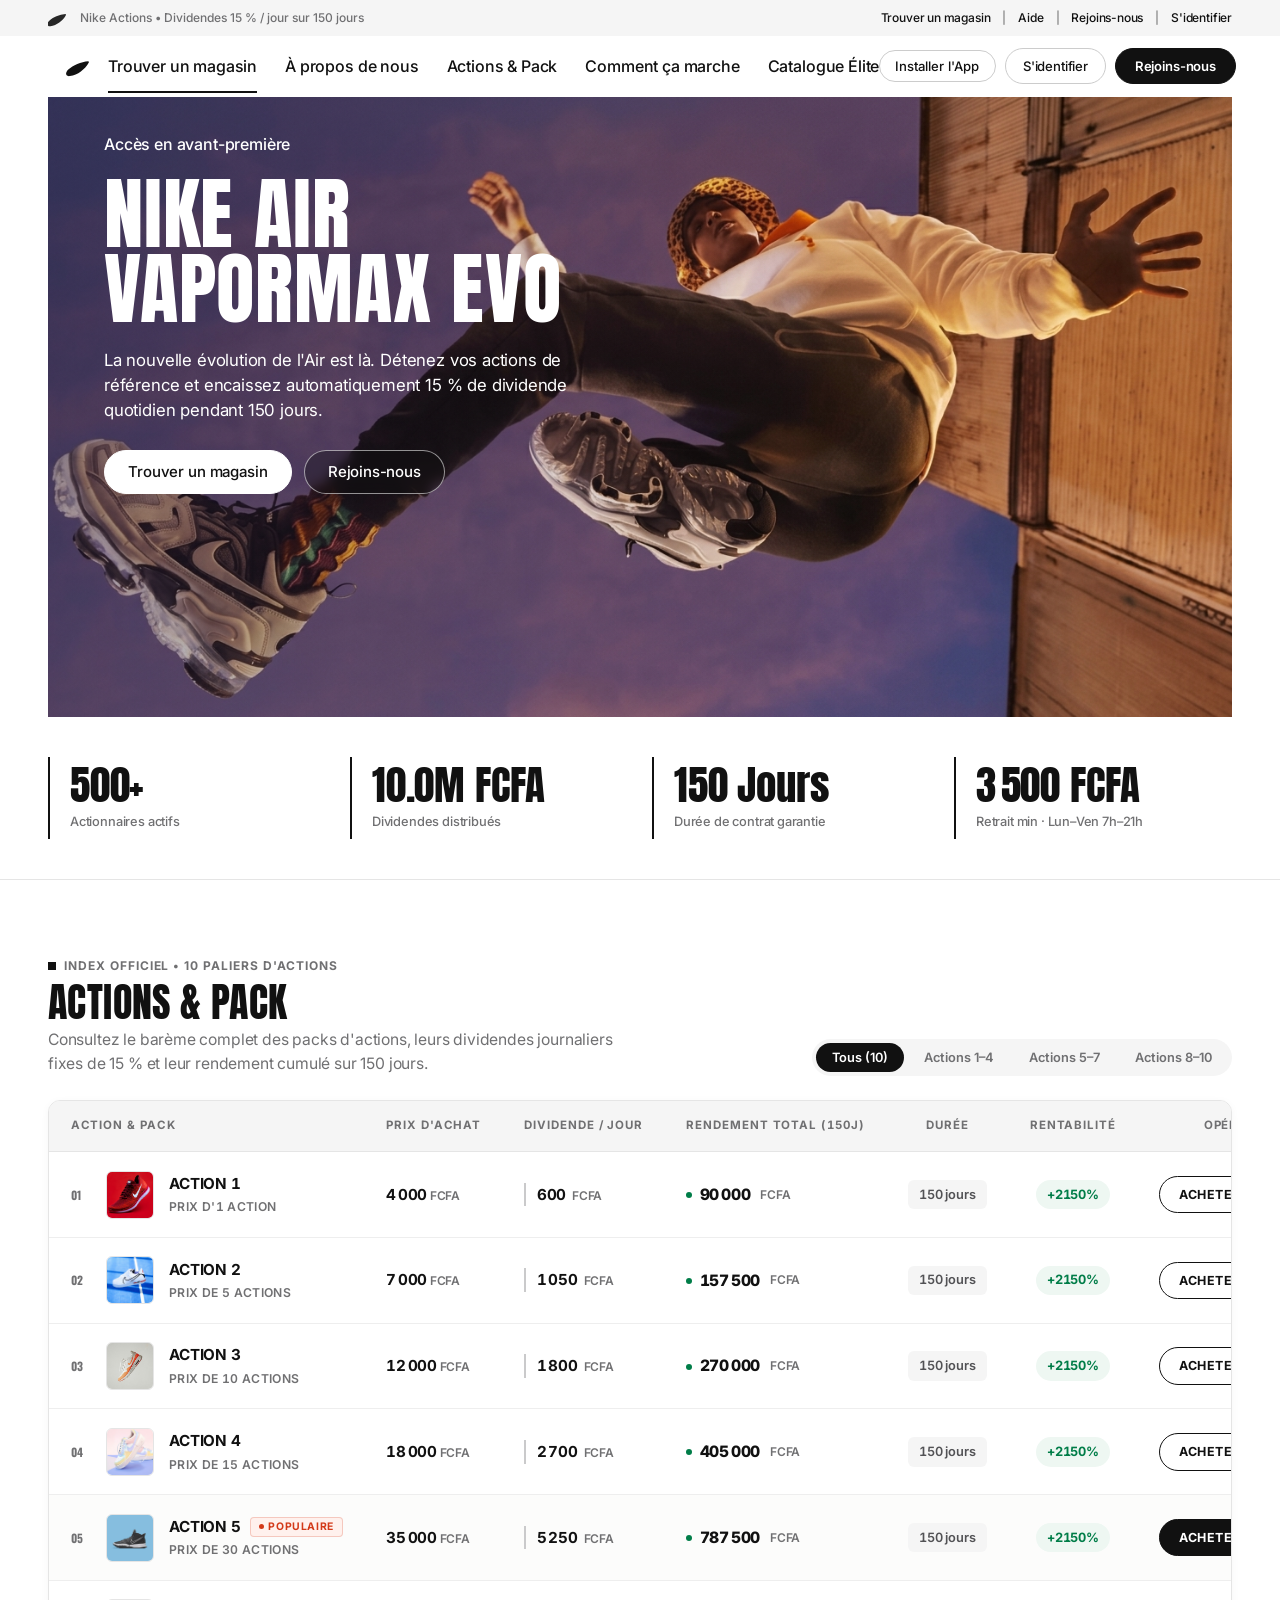
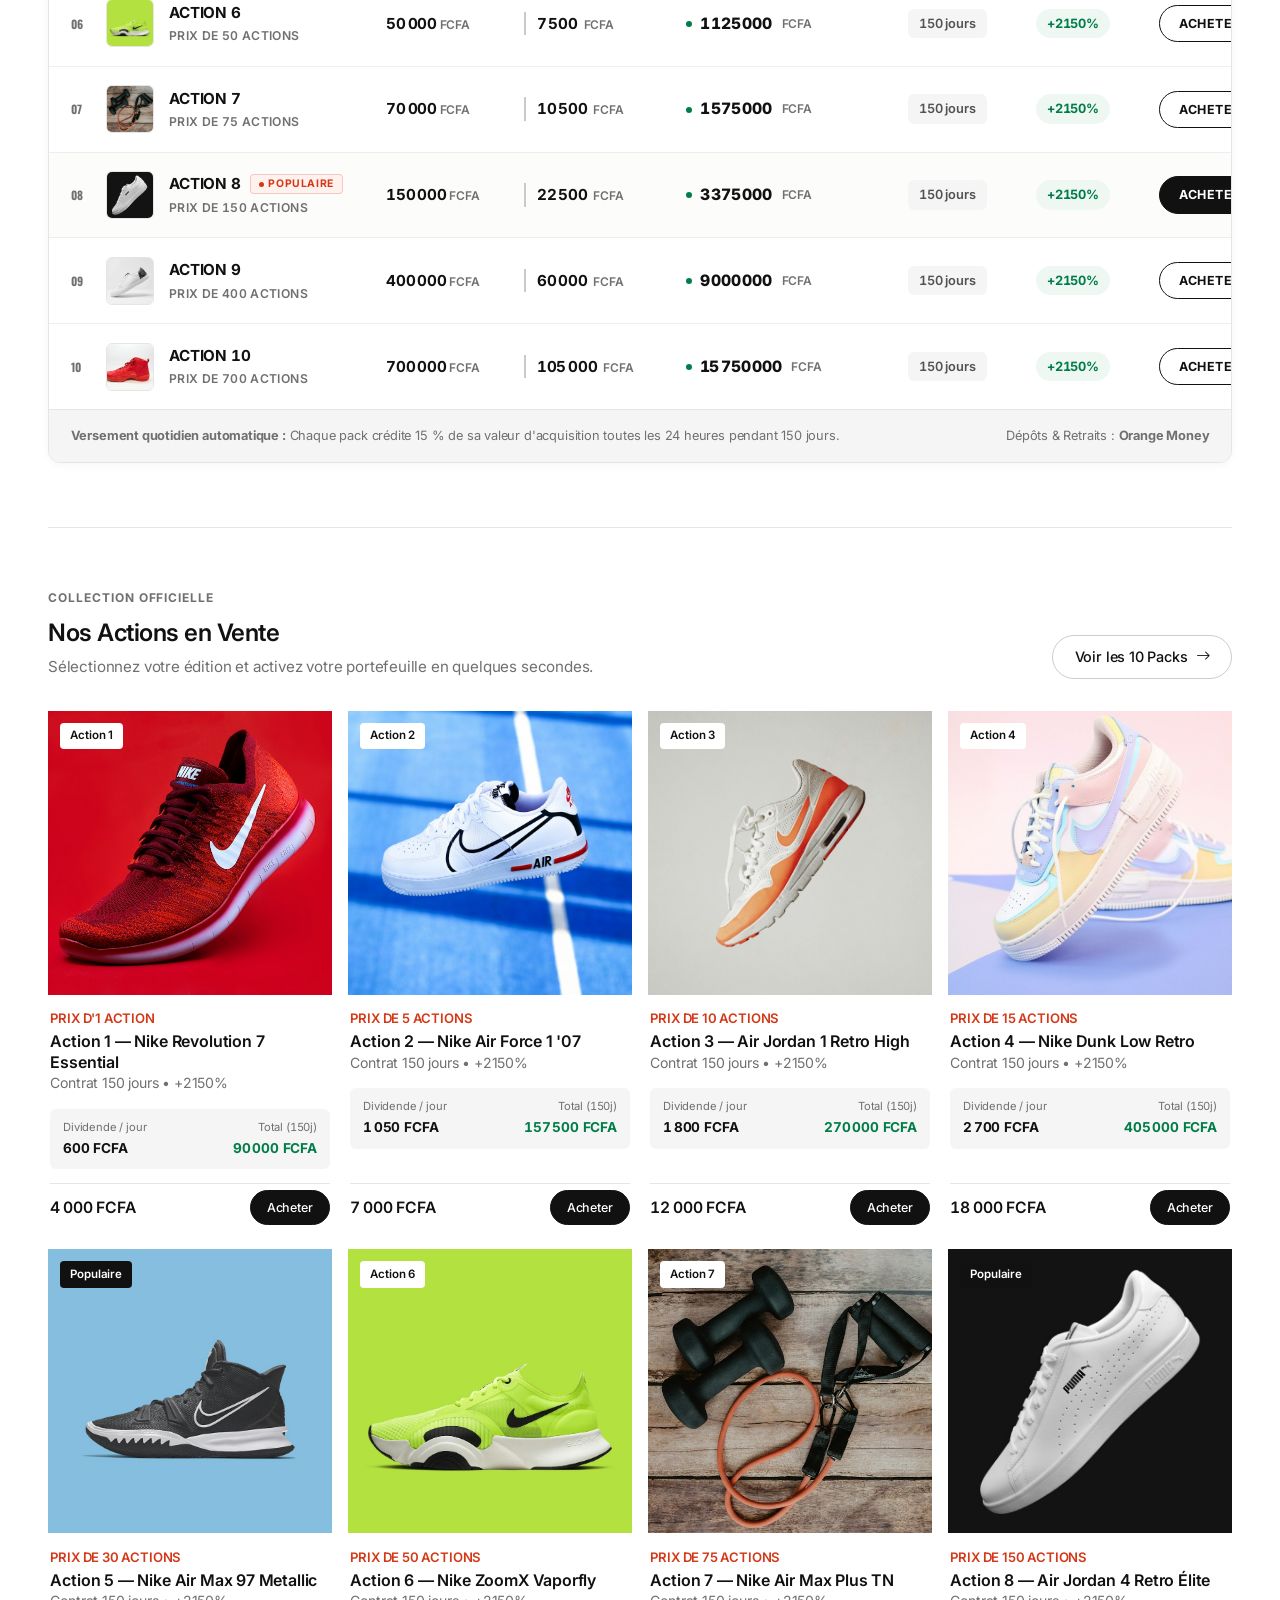
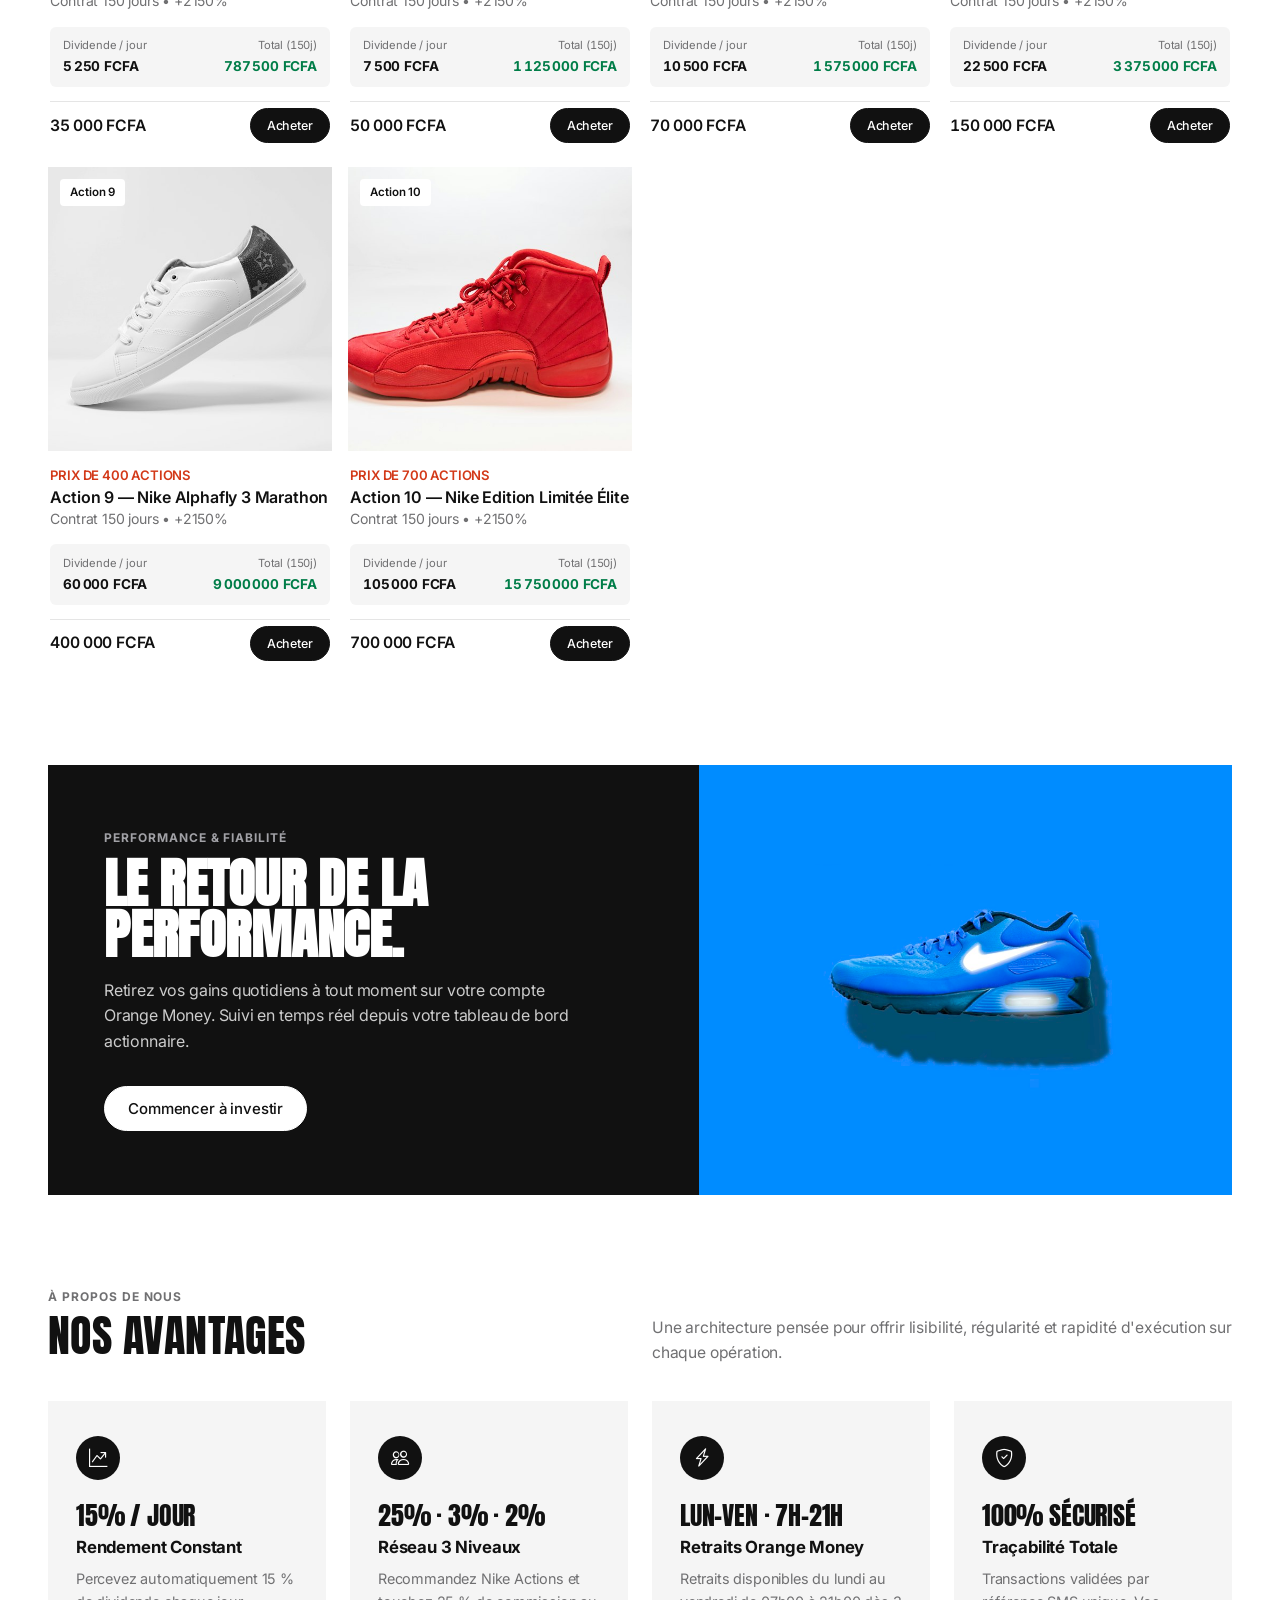
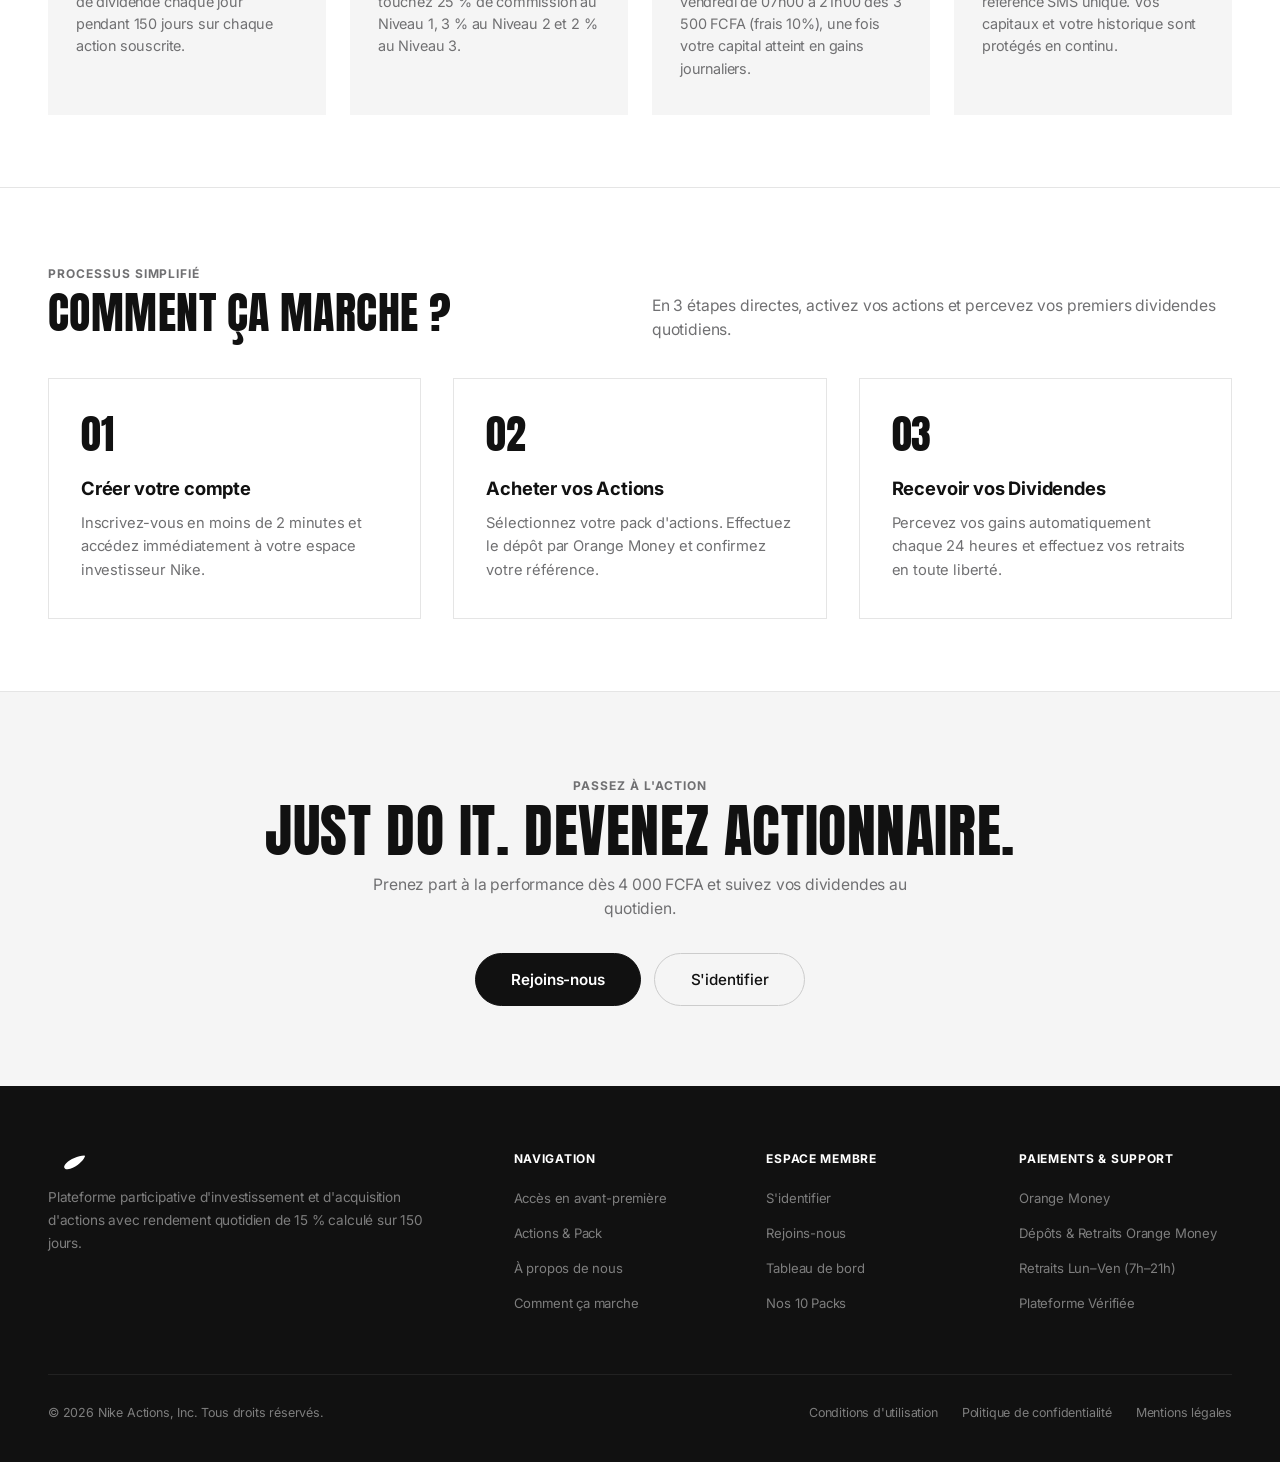
<file: index.html>
<!DOCTYPE html>
<html lang="fr">
<head>
  <meta charset="UTF-8">
  <meta name="viewport" content="width=device-width, initial-scale=1.0, maximum-scale=1.0, user-scalable=no, viewport-fit=cover">
  <meta name="theme-color" content="#ffffff">
  <meta name="mobile-web-app-capable" content="yes">
  <meta name="apple-mobile-web-app-capable" content="yes">
  <meta name="apple-mobile-web-app-status-bar-style" content="default">
  <meta name="apple-mobile-web-app-title" content="Nike Actions">
  <meta name="description" content="Nike Actions & Investissement - Plateforme d'actions participatives avec rendements quotidiens de 15% garantis sur 150 jours.">
  <title>Site officiel de Nike. Nike MA — Actions &amp; Investissement</title>
  <link rel="manifest" href="manifest.json">
  <link rel="apple-touch-icon" href="icons/icon-192.png">
  <link rel="stylesheet" href="https://cdn.jsdelivr.net/npm/bootstrap-icons@1.11.3/font/bootstrap-icons.min.css">
  <link rel="stylesheet" href="css/style.css">
  <link rel="icon" type="image/svg+xml" href="data:image/svg+xml,<svg xmlns='http://www.w3.org/2000/svg' viewBox='0 0 24 24'><path fill='%23111111' d='M24 7.635c-.156.408-.54 1.144-1.152 2.208-1.56 2.712-4.14 5.388-7.74 8.028-3.6 2.64-7.584 4.356-11.952 5.148-1.008.18-1.884.096-2.628-.252-.744-.348-1.224-.9-1.44-1.656-.216-.756-.096-1.596.36-2.52.456-.924 1.212-1.896 2.268-2.916 2.376-2.292 5.544-4.272 9.504-5.94 3.96-1.668 7.98-2.676 12.06-3.024.288.24.528.552.72.936z'/></svg>">
</head>
<body>

<!-- ===== NIKE TOP UTILITY BAR (Reference: nike.com/ma) ===== -->
<div class="nike-topbar">
  <div class="nike-topbar-inner">
    <div class="nike-topbar-left">
      <span class="nike-topbar-mark" aria-hidden="true">
        <svg viewBox="0 0 24 24" width="18" height="18" fill="currentColor">
          <path d="M24 7.635c-.156.408-.54 1.144-1.152 2.208-1.56 2.712-4.14 5.388-7.74 8.028-3.6 2.64-7.584 4.356-11.952 5.148-1.008.18-1.884.096-2.628-.252-.744-.348-1.224-.9-1.44-1.656-.216-.756-.096-1.596.36-2.52.456-.924 1.212-1.896 2.268-2.916 2.376-2.292 5.544-4.272 9.504-5.94 3.96-1.668 7.98-2.676 12.06-3.024.288.24.528.552.72.936z"/>
        </svg>
      </span>
      <span class="nike-topbar-slogan">Nike Actions • Dividendes 15 % / jour sur 150 jours</span>
    </div>
    <div class="nike-topbar-links">
      <a href="#actions-pack">Trouver un magasin</a>
      <span class="sep">|</span>
      <a href="#comment">Aide</a>
      <span class="sep">|</span>
      <a href="register.html">Rejoins-nous</a>
      <span class="sep">|</span>
      <a href="login.html">S'identifier</a>
    </div>
  </div>
</div>

<!-- ===== MAIN NAVBAR (Reference: nike.com/ma) ===== -->
<nav class="navbar" id="navbar">
  <div class="navbar-inner">
    <a href="index.html" class="navbar-brand" aria-label="Nike Accueil">
      <svg class="nike-swoosh" viewBox="0 0 24 24" width="60" height="22" fill="currentColor">
        <path d="M24 7.635c-.156.408-.54 1.144-1.152 2.208-1.56 2.712-4.14 5.388-7.74 8.028-3.6 2.64-7.584 4.356-11.952 5.148-1.008.18-1.884.096-2.628-.252-.744-.348-1.224-.9-1.44-1.656-.216-.756-.096-1.596.36-2.52.456-.924 1.212-1.896 2.268-2.916 2.376-2.292 5.544-4.272 9.504-5.94 3.96-1.668 7.98-2.676 12.06-3.024.288.24.528.552.72.936z"/>
      </svg>
    </a>

    <ul class="nav-links" id="navLinks">
      <li><a href="#actions-pack" class="active">Trouver un magasin</a></li>
      <li><a href="#avantages">À propos de nous</a></li>
      <li><a href="#vip-plans">Actions &amp; Pack</a></li>
      <li><a href="#comment">Comment ça marche</a></li>
      <li><a href="vip-plans.html">Catalogue Élite</a></li>
    </ul>

    <div class="nav-cta" id="navCta">
      <button type="button" class="btn-outline-ryo btn-install-app" style="padding:0.42rem 0.95rem;font-size:0.82rem;display:none;">
        Installer l'App
      </button>
      <a href="login.html" class="btn-outline-ryo" style="padding:0.42rem 1.05rem;font-size:0.82rem;">
        S'identifier
      </a>
      <a href="register.html" class="btn-nike-pill-black" style="padding:0.42rem 1.15rem;font-size:0.82rem;">
        Rejoins-nous
      </a>
    </div>

    <button class="hamburger" id="hamburger" aria-label="Menu">
      <span></span><span></span><span></span>
    </button>
  </div>
</nav>

<!-- ===== HERO BANNER (Direct Visual Match to nike.com/ma screenshot) ===== -->
<div class="nike-hero-container" id="hero">
  <div class="nike-hero-banner">
    <div class="nike-hero-overlay"></div>
    <div class="nike-hero-content">
      <span class="nike-hero-eyebrow">Accès en avant-première</span>
      <h1 class="nike-hero-title">
        <span>NIKE AIR</span>
        <span>VAPORMAX EVO</span>
      </h1>
      <p class="nike-hero-subtitle">
        La nouvelle évolution de l'Air est là. Détenez vos actions de référence et encaissez automatiquement 15 % de dividende quotidien pendant 150 jours.
      </p>
      <div class="nike-hero-buttons">
        <a href="#actions-pack" class="btn-nike-pill-white">
          Trouver un magasin
        </a>
        <a href="register.html" class="btn-nike-pill-outline-light">
          Rejoins-nous
        </a>
      </div>
    </div>
  </div>
</div>

<!-- ===== STATS PERFORMANCE STRIP ===== -->
<section class="stats-section">
  <div class="container">
    <div class="stats-grid">
      <div class="stat-item reveal">
        <span class="stat-number" data-target="500" data-suffix="+">0</span>
        <div class="stat-label">Actionnaires actifs</div>
      </div>
      <div class="stat-item reveal">
        <span class="stat-number" data-target="10000000" data-suffix=" FCFA">0</span>
        <div class="stat-label">Dividendes distribués</div>
      </div>
      <div class="stat-item reveal">
        <span class="stat-number" data-target="150" data-suffix=" Jours">0</span>
        <div class="stat-label">Durée de contrat garantie</div>
      </div>
      <div class="stat-item reveal">
        <span class="stat-number" data-target="3500" data-suffix=" FCFA">0</span>
        <div class="stat-label">Retrait min · Lun–Ven 7h–21h</div>
      </div>
    </div>
  </div>
</section>

<!-- ===== ACTIONS & PACKS SECTION ===== -->
<section class="nike-products-section" id="vip-plans">
  <div class="container">

    <!-- 1. REDESIGNED « ACTIONS & PACK » EDITORIAL MATRIX -->
    <div id="actions-pack">
      <div class="ap-editorial-head reveal">
        <div>
          <div class="ap-editorial-eyebrow">Index Officiel • 10 Paliers d'Actions</div>
          <h2 class="ap-editorial-title">Actions &amp; Pack</h2>
          <p class="section-desc" style="margin-top:0.35rem;">
            Consultez le barème complet des packs d'actions, leurs dividendes journaliers fixes de 15 % et leur rendement cumulé sur 150 jours.
          </p>
        </div>

        <div class="ap-filter-bar" role="tablist" aria-label="Filtrer les paliers d'actions">
          <button type="button" class="ap-filter-btn active" data-tier="all">Tous (10)</button>
          <button type="button" class="ap-filter-btn" data-tier="entry">Actions 1–4</button>
          <button type="button" class="ap-filter-btn" data-tier="mid">Actions 5–7</button>
          <button type="button" class="ap-filter-btn" data-tier="elite">Actions 8–10</button>
        </div>
      </div>

      <div class="vip-table-container reveal">
        <table class="table-vip" id="vipTable">
          <thead>
            <tr>
              <th>Action &amp; Pack</th>
              <th>Prix d'achat</th>
              <th>Dividende / Jour</th>
              <th>Rendement Total (150j)</th>
              <th class="col-center">Durée</th>
              <th class="col-center">Rentabilité</th>
              <th class="col-right">Opération</th>
            </tr>
          </thead>
          <tbody id="vipTableBody">
            <!-- Rempli dynamiquement -->
          </tbody>
        </table>
        <div class="ap-matrix-footer">
          <div>
            <strong>Versement quotidien automatique :</strong> Chaque pack crédite 15 % de sa valeur d'acquisition toutes les 24 heures pendant 150 jours.
          </div>
          <div>
            Dépôts &amp; Retraits : <strong>Orange Money</strong>
          </div>
        </div>
      </div>
    </div>

    <!-- 2. NIKE PRODUCT SHOWCASE CARDS -->
    <div class="ap-section-wrap">
      <div class="nike-products-header reveal">
        <div class="nike-products-title-group">
          <span class="section-label">Collection Officielle</span>
          <h2>Nos Actions en Vente</h2>
          <p>Sélectionnez votre édition et activez votre portefeuille en quelques secondes.</p>
        </div>
        <div>
          <a href="vip-plans.html" class="btn-outline-ryo">
            Voir les 10 Packs <i class="bi bi-arrow-right ms-1"></i>
          </a>
        </div>
      </div>

      <div class="nike-grid-cards" id="nikeActionsCards">
        <!-- Rempli dynamiquement -->
      </div>
    </div>

  </div>
</section>

<!-- ===== SECONDARY EDITORIAL BANNER ===== -->
<section style="padding:2rem 0 4.5rem;">
  <div class="container">
    <div class="nike-editorial-banner reveal">
      <div class="nike-editorial-copy">
        <span class="section-label" style="color:#a1a1a6;margin-bottom:0.65rem;">Performance &amp; Fiabilité</span>
        <h2 style="font-family:var(--font-display);font-size:clamp(2.3rem,4.2vw,3.4rem);line-height:0.95;margin-bottom:1.1rem;text-transform:uppercase;color:#ffffff;">
          LE RETOUR DE LA PERFORMANCE.
        </h2>
        <p style="color:#cccccc;font-size:1rem;line-height:1.6;margin-bottom:2rem;max-width:480px;">
          Retirez vos gains quotidiens à tout moment sur votre compte Orange Money. Suivi en temps réel depuis votre tableau de bord actionnaire.
        </p>
        <div>
          <a href="register.html" class="btn-nike-pill-white">
            Commencer à investir
          </a>
        </div>
      </div>
      <div class="nike-editorial-visual"></div>
    </div>
  </div>
</section>

<!-- ===== AVANTAGES ===== -->
<section id="avantages" style="padding-top:1rem;">
  <div class="container">
    <div class="section-header-split reveal">
      <div>
        <span class="section-label">À propos de nous</span>
        <h2 class="section-title">Nos Avantages</h2>
      </div>
      <p class="section-desc" style="margin:0;">
        Une architecture pensée pour offrir lisibilité, régularité et rapidité d'exécution sur chaque opération.
      </p>
    </div>

    <div class="advantages-grid">
      <div class="advantage-card reveal">
        <div class="advantage-icon"><i class="bi bi-graph-up-arrow"></i></div>
        <div class="advantage-highlight">15% / JOUR</div>
        <h3 class="advantage-title">Rendement Constant</h3>
        <p class="advantage-desc">Percevez automatiquement 15 % de dividende chaque jour pendant 150 jours sur chaque action souscrite.</p>
      </div>

      <div class="advantage-card reveal">
        <div class="advantage-icon"><i class="bi bi-people"></i></div>
        <div class="advantage-highlight">25% · 3% · 2%</div>
        <h3 class="advantage-title">Réseau 3 Niveaux</h3>
        <p class="advantage-desc">Recommandez Nike Actions et touchez 25 % de commission au Niveau 1, 3 % au Niveau 2 et 2 % au Niveau 3.</p>
      </div>

      <div class="advantage-card reveal">
        <div class="advantage-icon"><i class="bi bi-lightning-charge"></i></div>
        <div class="advantage-highlight">LUN–VEN · 7H–21H</div>
        <h3 class="advantage-title">Retraits Orange Money</h3>
        <p class="advantage-desc">Retraits disponibles du lundi au vendredi de 07h00 à 21h00 dès 3 500 FCFA (frais 10%), une fois votre capital atteint en gains journaliers.</p>
      </div>

      <div class="advantage-card reveal">
        <div class="advantage-icon"><i class="bi bi-shield-check"></i></div>
        <div class="advantage-highlight">100% SÉCURISÉ</div>
        <h3 class="advantage-title">Traçabilité Totale</h3>
        <p class="advantage-desc">Transactions validées par référence SMS unique. Vos capitaux et votre historique sont protégés en continu.</p>
      </div>
    </div>
  </div>
</section>

<!-- ===== COMMENT ÇA MARCHE ===== -->
<section class="steps-section" id="comment">
  <div class="container">
    <div class="section-header-split reveal">
      <div>
        <span class="section-label">Processus Simplifié</span>
        <h2 class="section-title">Comment ça marche ?</h2>
      </div>
      <p class="section-desc" style="margin:0;">
        En 3 étapes directes, activez vos actions et percevez vos premiers dividendes quotidiens.
      </p>
    </div>

    <div class="steps-grid">
      <div class="step-card reveal">
        <div class="step-number">01</div>
        <h3 class="step-title">Créer votre compte</h3>
        <p class="step-desc">Inscrivez-vous en moins de 2 minutes et accédez immédiatement à votre espace investisseur Nike.</p>
      </div>
      <div class="step-card reveal">
        <div class="step-number">02</div>
        <h3 class="step-title">Acheter vos Actions</h3>
        <p class="step-desc">Sélectionnez votre pack d'actions. Effectuez le dépôt par Orange Money et confirmez votre référence.</p>
      </div>
      <div class="step-card reveal">
        <div class="step-number">03</div>
        <h3 class="step-title">Recevoir vos Dividendes</h3>
        <p class="step-desc">Percevez vos gains automatiquement chaque 24 heures et effectuez vos retraits en toute liberté.</p>
      </div>
    </div>
  </div>
</section>

<!-- ===== CTA FINAL SECTION ===== -->
<section style="background:var(--nike-offwhite);border-top:1px solid var(--nike-gray-200);padding:5rem 0;">
  <div class="container" style="text-align:center;">
    <div class="reveal">
      <span class="section-label">Passez à l'action</span>
      <h2 class="section-title" style="font-size:clamp(2.2rem,4.5vw,3.6rem);margin-bottom:0.85rem;">
        JUST DO IT. DEVENEZ ACTIONNAIRE.
      </h2>
      <p class="section-desc" style="margin:0 auto 2rem;">
        Prenez part à la performance dès 4 000 FCFA et suivez vos dividendes au quotidien.
      </p>
      <div style="display:flex;gap:0.85rem;justify-content:center;flex-wrap:wrap;">
        <a href="register.html" class="btn-nike-pill-black" style="padding:0.85rem 2.2rem;font-size:0.95rem;">
          Rejoins-nous
        </a>
        <a href="login.html" class="btn-outline-ryo" style="padding:0.85rem 2.2rem;font-size:0.95rem;">
          S'identifier
        </a>
      </div>
    </div>
  </div>
</section>

<!-- ===== FOOTER ===== -->
<footer class="footer">
  <div class="container">
    <div class="footer-grid">
      <div class="footer-brand">
        <div class="d-flex align-center gap-2 mb-2">
          <svg class="nike-swoosh" viewBox="0 0 24 24" width="54" height="20" fill="currentColor">
            <path d="M24 7.635c-.156.408-.54 1.144-1.152 2.208-1.56 2.712-4.14 5.388-7.74 8.028-3.6 2.64-7.584 4.356-11.952 5.148-1.008.18-1.884.096-2.628-.252-.744-.348-1.224-.9-1.44-1.656-.216-.756-.096-1.596.36-2.52.456-.924 1.212-1.896 2.268-2.916 2.376-2.292 5.544-4.272 9.504-5.94 3.96-1.668 7.98-2.676 12.06-3.024.288.24.528.552.72.936z"/>
          </svg>
        </div>
        <p class="footer-desc">
          Plateforme participative d'investissement et d'acquisition d'actions avec rendement quotidien de 15 % calculé sur 150 jours.
        </p>
      </div>

      <div>
        <div class="footer-heading">Navigation</div>
        <ul class="footer-links">
          <li><a href="#hero">Accès en avant-première</a></li>
          <li><a href="#actions-pack">Actions &amp; Pack</a></li>
          <li><a href="#avantages">À propos de nous</a></li>
          <li><a href="#comment">Comment ça marche</a></li>
        </ul>
      </div>

      <div>
        <div class="footer-heading">Espace Membre</div>
        <ul class="footer-links">
          <li><a href="login.html">S'identifier</a></li>
          <li><a href="register.html">Rejoins-nous</a></li>
          <li><a href="dashboard.html">Tableau de bord</a></li>
          <li><a href="vip-plans.html">Nos 10 Packs</a></li>
        </ul>
      </div>

      <div>
        <div class="footer-heading">Paiements &amp; Support</div>
        <ul class="footer-links">
          <li><span>Orange Money</span></li>
          <li><span>Dépôts &amp; Retraits Orange Money</span></li>
          <li><span>Retraits Lun–Ven (7h–21h)</span></li>
          <li><span>Plateforme Vérifiée</span></li>
        </ul>
      </div>
    </div>

    <div class="footer-bottom">
      <div>&copy; 2026 Nike Actions, Inc. Tous droits réservés.</div>
      <div style="display:flex;gap:1.5rem;">
        <a href="#hero">Conditions d'utilisation</a>
        <a href="#hero">Politique de confidentialité</a>
        <a href="#hero">Mentions légales</a>
      </div>
    </div>
  </div>
</footer>

<script>
const ACTION_PLANS = [
  { level: 1,  price: 4000,   daily: 600,    total: 90000,    shares: 1,   shares_label: "PRIX D'1 ACTION",    model: "Nike Revolution 7 Essential", tier: "entry" },
  { level: 2,  price: 7000,   daily: 1050,   total: 157500,   shares: 5,   shares_label: "PRIX DE 5 ACTIONS",   model: "Nike Air Force 1 '07",         tier: "entry" },
  { level: 3,  price: 12000,  daily: 1800,   total: 270000,   shares: 10,  shares_label: "PRIX DE 10 ACTIONS",  model: "Air Jordan 1 Retro High",      tier: "entry" },
  { level: 4,  price: 18000,  daily: 2700,   total: 405000,   shares: 15,  shares_label: "PRIX DE 15 ACTIONS",  model: "Nike Dunk Low Retro",          tier: "entry" },
  { level: 5,  price: 35000,  daily: 5250,   total: 787500,   shares: 30,  shares_label: "PRIX DE 30 ACTIONS",  model: "Nike Air Max 97 Metallic",     tier: "mid",   popular: true },
  { level: 6,  price: 50000,  daily: 7500,   total: 1125000,  shares: 50,  shares_label: "PRIX DE 50 ACTIONS",  model: "Nike ZoomX Vaporfly",          tier: "mid" },
  { level: 7,  price: 70000,  daily: 10500,  total: 1575000,  shares: 75,  shares_label: "PRIX DE 75 ACTIONS",  model: "Nike Air Max Plus TN",         tier: "mid" },
  { level: 8,  price: 150000, daily: 22500,  total: 3375000,  shares: 150, shares_label: "PRIX DE 150 ACTIONS", model: "Air Jordan 4 Retro Élite",     tier: "elite", popular: true },
  { level: 9,  price: 400000, daily: 60000,  total: 9000000,  shares: 400, shares_label: "PRIX DE 400 ACTIONS", model: "Nike Alphafly 3 Marathon",     tier: "elite" },
  { level: 10, price: 700000, daily: 105000, total: 15750000, shares: 700, shares_label: "PRIX DE 700 ACTIONS", model: "Nike Edition Limitée Élite",   tier: "elite" }
];

function formatNumber(n) {
  return Number(n).toLocaleString('fr-FR');
}

function formatCFA(n) {
  return formatNumber(n) + ' FCFA';
}

// Render Redesigned « Actions & Pack » Table
const tbody = document.getElementById('vipTableBody');

function renderActionsTable(filterTier = 'all') {
  if (!tbody) return;
  const filtered = filterTier === 'all'
    ? ACTION_PLANS
    : ACTION_PLANS.filter(p => p.tier === filterTier);

  tbody.innerHTML = filtered.map(plan => {
    const roi = Math.round((plan.total / plan.price - 1) * 100);
    const featured = Boolean(plan.popular);
    const indexStr = String(plan.level).padStart(2, '0');

    return `
      <tr class="${featured ? 'ap-row-featured' : ''}" data-tier="${plan.tier}">
        <td>
          <div class="ap-pack-cell">
            <span class="ap-pack-index">${indexStr}</span>
            <div class="ap-pack-thumb">
              <img src="images/action-${plan.level}.jpg" alt="Action ${plan.level}" loading="lazy" onerror="this.style.display='none'">
            </div>
            <div class="ap-pack-info">
              <div class="ap-pack-title-row">
                <span class="ap-action-name">ACTION ${plan.level}</span>
                ${featured ? '<span class="ap-popular-badge">POPULAIRE</span>' : ''}
              </div>
              <span class="ap-shares-label">${plan.shares_label}</span>
            </div>
          </div>
        </td>
        <td>
          <span class="ap-price-val">${formatNumber(plan.price)}</span><span class="ap-currency">FCFA</span>
        </td>
        <td>
          <div class="ap-daily-wrap">
            <span class="ap-daily-val">${formatNumber(plan.daily)}</span><span class="ap-currency">FCFA</span>
          </div>
        </td>
        <td>
          <div class="ap-total-wrap">
            <span class="ap-total-dot" aria-hidden="true"></span>
            <span class="ap-total-val">${formatNumber(plan.total)}</span><span class="ap-currency">FCFA</span>
          </div>
        </td>
        <td class="col-center">
          <span class="ap-duration-chip">150 jours</span>
        </td>
        <td class="col-center">
          <span class="ap-roi-badge">+${roi}%</span>
        </td>
        <td class="col-right">
          <a href="register.html" class="ap-action-btn">
            <span>ACHETER</span>
            <i class="bi bi-arrow-right"></i>
          </a>
        </td>
      </tr>
    `;
  }).join('');
}

renderActionsTable('all');

// Filter buttons interaction
document.querySelectorAll('.ap-filter-btn').forEach(btn => {
  btn.addEventListener('click', () => {
    document.querySelectorAll('.ap-filter-btn').forEach(b => b.classList.remove('active'));
    btn.classList.add('active');
    renderActionsTable(btn.getAttribute('data-tier') || 'all');
  });
});

// Render Nike Product Cards
const cardsContainer = document.getElementById('nikeActionsCards');
if (cardsContainer) {
  cardsContainer.innerHTML = ACTION_PLANS.map(plan => {
    const isFeatured = Boolean(plan.popular);
    return `
      <div class="nike-product-card reveal">
        <div class="nike-product-thumb">
          ${isFeatured ? '<span class="nike-card-badge nike-card-badge-red">Populaire</span>' : `<span class="nike-card-badge">Action ${plan.level}</span>`}
          <img src="images/action-${plan.level}.jpg" alt="Action ${plan.level} - ${plan.model}" loading="lazy" onerror="this.style.display='none'">
        </div>
        <div class="nike-card-body">
          <div class="nike-card-status">${plan.shares_label}</div>
          <div class="nike-card-title">Action ${plan.level} — ${plan.model}</div>
          <div class="nike-card-subtitle">Contrat 150 jours • +2150%</div>

          <div class="nike-card-metrics">
            <div>
              <div class="nike-metric-label">Dividende / jour</div>
              <div class="nike-metric-val">${formatCFA(plan.daily)}</div>
            </div>
            <div style="text-align:right;">
              <div class="nike-metric-label">Total (150j)</div>
              <div class="nike-metric-val" style="color:var(--nike-green);">${formatCFA(plan.total)}</div>
            </div>
          </div>

          <div class="nike-card-footer">
            <div class="nike-card-price">${formatCFA(plan.price)}</div>
            <a href="register.html" class="nike-card-btn">Acheter</a>
          </div>
        </div>
      </div>
    `;
  }).join('');
}

// Navbar scroll
window.addEventListener('scroll', () => {
  const navbar = document.getElementById('navbar');
  if (navbar) navbar.classList.toggle('scrolled', window.scrollY > 20);
});

// Hamburger
const hamburger = document.getElementById('hamburger');
const navLinks = document.getElementById('navLinks');
const navCta = document.getElementById('navCta');

if (hamburger && navLinks) {
  hamburger.addEventListener('click', () => {
    hamburger.classList.toggle('active');
    navLinks.classList.toggle('open');
    if (navCta) navCta.classList.toggle('open');
  });

  navLinks.querySelectorAll('a').forEach(a => {
    a.addEventListener('click', () => {
      hamburger.classList.remove('active');
      navLinks.classList.remove('open');
      if (navCta) navCta.classList.remove('open');
    });
  });
}

// Smooth scroll
document.querySelectorAll('a[href^="#"]').forEach(a => {
  a.addEventListener('click', e => {
    const target = document.querySelector(a.getAttribute('href'));
    if (target) {
      e.preventDefault();
      target.scrollIntoView({ behavior: 'smooth', block: 'start' });
    }
  });
});

// Scroll Reveal
const revealObserver = new IntersectionObserver((entries) => {
  entries.forEach(entry => {
    if (entry.isIntersecting) {
      entry.target.classList.add('visible');
    }
  });
}, { threshold: 0.08 });

document.querySelectorAll('.reveal').forEach(el => revealObserver.observe(el));

// Counter Animation
function animateCounter(el) {
  const target = parseInt(el.getAttribute('data-target'));
  const suffix = el.getAttribute('data-suffix') || '';
  const duration = 1600;
  const step = target / (duration / 16);
  let current = 0;

  const timer = setInterval(() => {
    current = Math.min(current + step, target);
    if (target >= 1000000) {
      el.textContent = (current / 1000000).toFixed(1) + 'M' + suffix;
    } else if (target >= 1000) {
      el.textContent = Math.floor(current).toLocaleString('fr-FR') + suffix;
    } else {
      el.textContent = Math.floor(current) + suffix;
    }
    if (current >= target) clearInterval(timer);
  }, 16);
}

const counterObserver = new IntersectionObserver((entries) => {
  entries.forEach(entry => {
    if (entry.isIntersecting) {
      animateCounter(entry.target);
      counterObserver.unobserve(entry.target);
    }
  });
}, { threshold: 0.4 });

document.querySelectorAll('.stat-number[data-target]').forEach(el => counterObserver.observe(el));
</script>
<script src="js/pwa.js"></script>
</body>
</html>
</file>
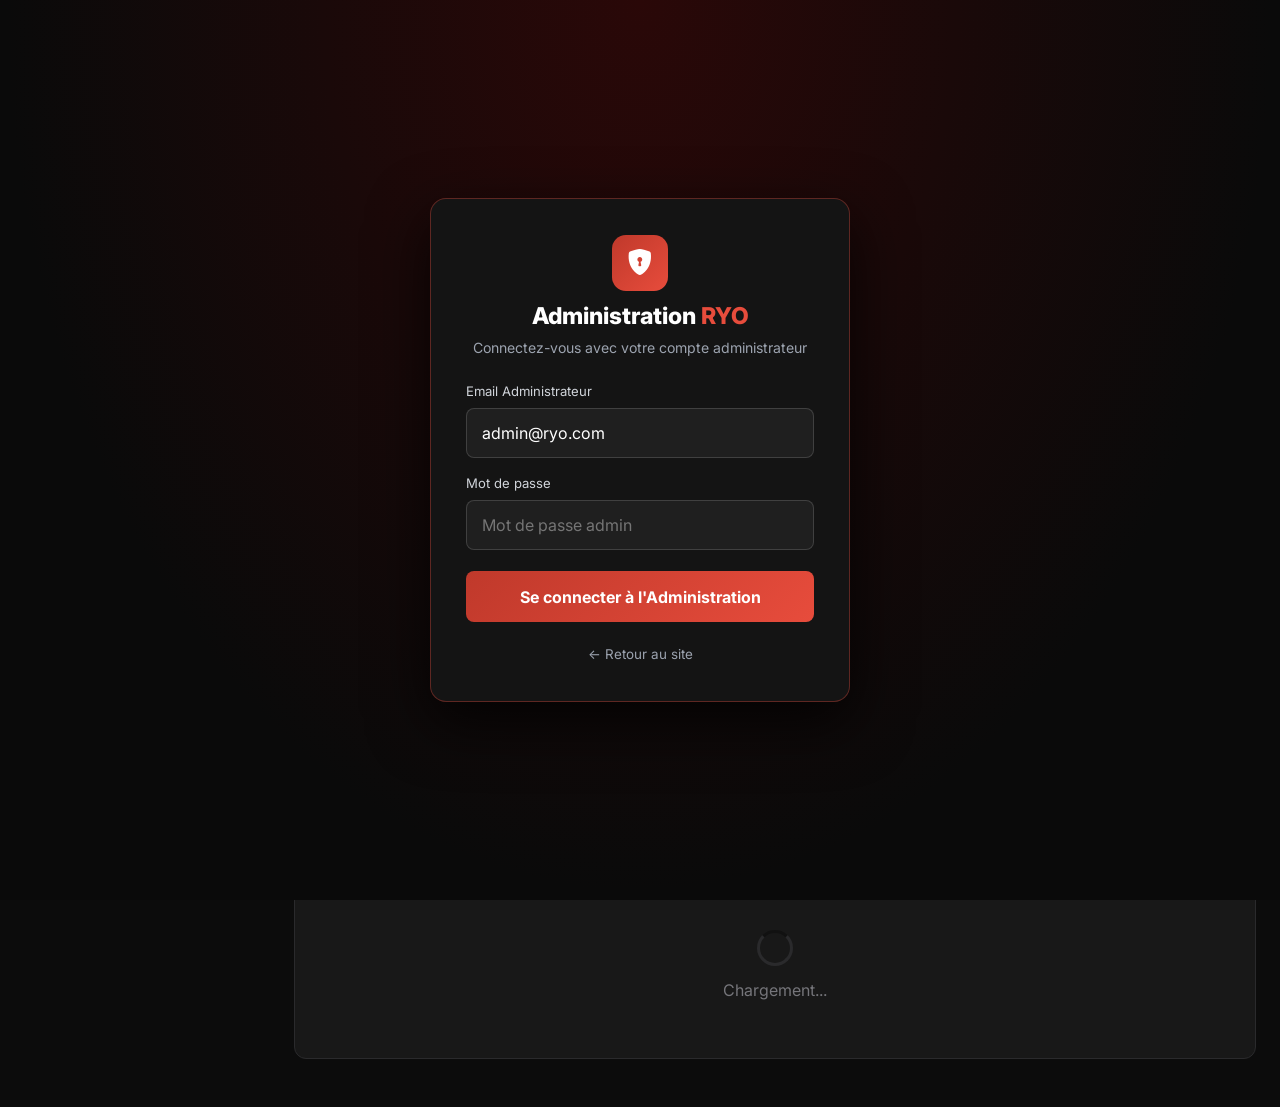
<file: admin/index.html>
<!DOCTYPE html>
<html lang="fr">
<head>
  <meta charset="UTF-8">
  <meta name="viewport" content="width=device-width, initial-scale=1.0, viewport-fit=cover">
  <meta name="theme-color" content="#0a0a0a">
  <meta name="mobile-web-app-capable" content="yes">
  <meta name="apple-mobile-web-app-capable" content="yes">
  <meta name="apple-mobile-web-app-status-bar-style" content="black-translucent">
  <meta name="apple-mobile-web-app-title" content="Nike Admin">
  <title>Nike Admin — Dashboard</title>
  <link rel="manifest" href="/manifest.json">
  <link rel="apple-touch-icon" href="/icons/icon-192.png">
  <link href="https://cdn.jsdelivr.net/npm/bootstrap@5.3.2/dist/css/bootstrap.min.css" rel="stylesheet">
  <link href="https://cdn.jsdelivr.net/npm/bootstrap-icons@1.11.3/font/bootstrap-icons.min.css" rel="stylesheet">
  <link href="css/admin.css" rel="stylesheet">
</head>
<body>

<!-- =================== ADMIN WRAPPER =================== -->
<div class="admin-wrapper">

  <!-- =================== SIDEBAR =================== -->
  <aside class="admin-sidebar" id="adminSidebar">
    <div class="sidebar-header">
      <a class="sidebar-brand" href="index.html">
        <svg class="nike-swoosh me-2" viewBox="0 0 24 24" width="28" height="15" fill="white">
          <path d="M24 7.635c-.156.408-.54 1.144-1.152 2.208-1.56 2.712-4.14 5.388-7.74 8.028-3.6 2.64-7.584 4.356-11.952 5.148-1.008.18-1.884.096-2.628-.252-.744-.348-1.224-.9-1.44-1.656-.216-.756-.096-1.596.36-2.52.456-.924 1.212-1.896 2.268-2.916 2.376-2.292 5.544-4.272 9.504-5.94 3.96-1.668 7.98-2.676 12.06-3.024.288.24.528.552.72.936z"/>
        </svg>
        <div class="brand-text">
          <span class="brand-name">NIKE</span>
          <span class="brand-subtitle">Administration</span>
        </div>
      </a>
      <div class="admin-badge-pill">
        <i class="bi bi-person-fill-gear"></i>
        <span>Super Admin</span>
      </div>
    </div>

    <nav class="sidebar-nav">
      <div class="nav-section-title">Principal</div>

      <a href="index.html" class="nav-link active">
        <i class="bi bi-speedometer2"></i>
        <span>Dashboard</span>
      </a>

      <a href="users.html" class="nav-link">
        <i class="bi bi-people-fill"></i>
        <span>Utilisateurs</span>
      </a>

      <div class="nav-section-title" style="margin-top:8px;">Transactions</div>

      <a href="#pendingSubsSection" class="nav-link" onclick="document.getElementById('pendingSubsSection').scrollIntoView({behavior:'smooth'}); return false;">
        <i class="bi bi-credit-card-fill"></i>
        <span>Souscriptions</span>
        <span class="nav-badge" id="navSubsBadge" style="display:none;">0</span>
      </a>

      <a href="#pendingWithdrawalsSection" class="nav-link" onclick="document.getElementById('pendingWithdrawalsSection').scrollIntoView({behavior:'smooth'}); return false;" style="position:relative;">
        <i class="bi bi-cash-stack"></i>
        <span>Retraits</span>
        <span class="nav-badge" id="navWithdrawalBadge" style="display:none;">0</span>
      </a>

      <div class="nav-section-title" style="margin-top:8px;">Système</div>

      <a href="#" class="nav-link" onclick="triggerDailyEarnings(); return false;">
        <i class="bi bi-calendar-check-fill"></i>
        <span>Revenus Journaliers</span>
      </a>

      <div class="nav-section-title" style="margin-top:8px;">Exports PHP / Excel</div>

      <a href="/php/export.php?type=users&key=ryo_admin_secret_key_2024" target="_blank" class="nav-link">
        <i class="bi bi-file-earmark-spreadsheet"></i>
        <span>Export Utilisateurs (CSV)</span>
      </a>

      <a href="/php/export.php?type=subscriptions&key=ryo_admin_secret_key_2024" target="_blank" class="nav-link">
        <i class="bi bi-file-earmark-spreadsheet"></i>
        <span>Export VIP (CSV)</span>
      </a>

      <a href="/php/export.php?type=withdrawals&key=ryo_admin_secret_key_2024" target="_blank" class="nav-link">
        <i class="bi bi-file-earmark-spreadsheet"></i>
        <span>Export Retraits (CSV)</span>
      </a>

      <a href="/php/export.php?type=commissions&key=ryo_admin_secret_key_2024" target="_blank" class="nav-link">
        <i class="bi bi-file-earmark-spreadsheet"></i>
        <span>Export Commissions (CSV)</span>
      </a>

      <a href="#" class="nav-link btn-install-app" style="color:var(--gold);">
        <i class="bi bi-download"></i>
        <span>Installer l'App PWA</span>
      </a>

      <a href="#" class="nav-link nav-link-logout" onclick="logout(); return false;">
        <i class="bi bi-box-arrow-left"></i>
        <span>Déconnexion</span>
      </a>
    </nav>

    <div class="sidebar-footer">
      <div class="admin-info">
        <div class="admin-avatar">
          <i class="bi bi-person-circle"></i>
        </div>
        <div>
          <div style="font-size:13px; font-weight:600; color:var(--text-primary);">Administrateur</div>
          <div class="admin-email" id="adminEmail">admin@ryo.com</div>
        </div>
      </div>
    </div>
  </aside>

  <!-- =================== MAIN =================== -->
  <main class="admin-main">

    <!-- TOPBAR -->
    <header class="admin-topbar">
      <div class="topbar-left">
        <button class="sidebar-toggle" onclick="toggleSidebar()">
          <i class="bi bi-list"></i>
        </button>
        <div>
          <div class="page-title">Dashboard Admin</div>
          <div class="page-subtitle">Vue d'ensemble de la plateforme Nike Actions</div>
        </div>
      </div>
      <div class="topbar-right">
        <span class="last-refresh" id="lastRefreshTime">—</span>
        <span class="last-refresh" style="color:var(--primary-light);">
          Actualisation dans <span id="refreshCountdown">30s</span>
        </span>
        <button class="refresh-btn" id="refreshBtn">
          <i class="bi bi-arrow-clockwise"></i>
          <span>Actualiser</span>
        </button>
      </div>
    </header>

    <!-- CONTENT -->
    <div class="admin-content">

      <!-- ===== STATS GRID ===== -->
      <div class="stats-grid">

        <div class="stat-card card-users">
          <div class="stat-card-header">
            <div class="stat-icon icon-users">
              <i class="bi bi-people-fill"></i>
            </div>
            <span class="stat-trend up" id="usersTrend">—</span>
          </div>
          <div class="stat-value" id="statUsers">—</div>
          <div class="stat-label">Total Utilisateurs</div>
        </div>

        <div class="stat-card card-subs">
          <div class="stat-card-header">
            <div class="stat-icon icon-subs">
              <i class="bi bi-credit-card-fill"></i>
            </div>
            <span class="stat-trend up">Actives</span>
          </div>
          <div class="stat-value" id="statSubs">—</div>
          <div class="stat-label">Souscriptions Actives</div>
        </div>

        <div class="stat-card card-withdrawals">
          <div class="stat-card-header">
            <div class="stat-icon icon-withdrawals">
              <i class="bi bi-cash-stack"></i>
            </div>
            <span class="stat-trend alert" id="withdrawalsBadge" style="display:none;">0</span>
          </div>
          <div class="stat-value" id="statWithdrawals">—</div>
          <div class="stat-label">Retraits en Attente</div>
        </div>

        <div class="stat-card card-invested">
          <div class="stat-card-header">
            <div class="stat-icon icon-invested">
              <i class="bi bi-graph-up-arrow"></i>
            </div>
            <span class="stat-trend up">Total</span>
          </div>
          <div class="stat-value" id="statInvested" style="font-size:18px;">—</div>
          <div class="stat-label">Total Investi (FCFA)</div>
        </div>

      </div>

      <!-- ===== SOUSCRIPTIONS EN ATTENTE ===== -->
      <div class="admin-section" id="pendingSubsSection">
        <div class="section-header">
          <div class="section-title">
            <i class="bi bi-clock-history"></i>
            Souscriptions en Attente
            <span class="section-count" id="pendingSubsCount">0</span>
          </div>
          <div class="section-actions">
            <button class="refresh-btn" onclick="loadPendingSubscriptions()">
              <i class="bi bi-arrow-clockwise"></i> Recharger
            </button>
          </div>
        </div>
        <div id="pendingSubsContainer">
          <div class="loading-spinner">
            <div class="spinner-ring"></div>
            <p>Chargement...</p>
          </div>
        </div>
      </div>

      <!-- ===== RETRAITS EN ATTENTE ===== -->
      <div class="admin-section" id="pendingWithdrawalsSection">
        <div class="section-header">
          <div class="section-title">
            <i class="bi bi-cash-coin"></i>
            Retraits en Attente
            <span class="section-count" id="pendingWithdrawalsCount">0</span>
          </div>
          <div class="section-actions">
            <button class="refresh-btn" onclick="loadPendingWithdrawals()">
              <i class="bi bi-arrow-clockwise"></i> Recharger
            </button>
          </div>
        </div>
        <div id="pendingWithdrawalsContainer">
          <div class="loading-spinner">
            <div class="spinner-ring"></div>
            <p>Chargement...</p>
          </div>
        </div>
      </div>

      <!-- ===== SMS ORANGE MONEY RECUS (AUTO-VERIFICATION) ===== -->
      <div class="admin-section" id="smsDepositsSection">
        <div class="section-header">
          <div class="section-title">
            <i class="bi bi-chat-left-text"></i>
            SMS Orange Money Reçus (Auto-Vérification)
            <span class="section-count" id="smsDepositsCount">0</span>
          </div>
          <div class="section-actions">
            <button class="refresh-btn" onclick="loadSmsDeposits()">
              <i class="bi bi-arrow-clockwise"></i> Recharger
            </button>
          </div>
        </div>
        <div id="smsDepositsContainer">
          <div class="loading-spinner">
            <div class="spinner-ring"></div>
            <p>Chargement...</p>
          </div>
        </div>
      </div>

    </div><!-- /admin-content -->
  </main>
</div>

<!-- =================== SCRIPTS =================== -->
<script src="https://cdn.jsdelivr.net/npm/bootstrap@5.3.2/dist/js/bootstrap.bundle.min.js"></script>
<script src="js/admin.js"></script>
<script>
  // =================== INIT ===================
  document.addEventListener('DOMContentLoaded', async () => {
    if (!checkAdminAuth()) return;

    // Charger toutes les données
    await loadAll();

    // Bouton refresh
    setupRefreshButton(loadAll);

    // Auto-refresh 30s
    startAutoRefresh(loadAll, 30);

    updateLastRefreshTime();
  });

  async function loadAll() {
    await Promise.all([
      loadAdminStats(),
      loadPendingSubscriptions(),
      loadPendingWithdrawals(),
      loadSmsDeposits()
    ]);
    updateLastRefreshTime();
    updateNavBadges();
  }

  function updateNavBadges() {
    // Sync nav subs badge
    const subsCount = parseInt(document.getElementById('pendingSubsCount')?.textContent || '0');
    const navSubs = document.getElementById('navSubsBadge');
    if (navSubs) {
      navSubs.textContent = subsCount;
      navSubs.style.display = subsCount > 0 ? 'inline-flex' : 'none';
    }
  }

  // =================== CRON MANUAL ===================
  async function triggerDailyEarnings() {
    confirmAction(
      'Déclencher manuellement le <strong>crédit des revenus journaliers</strong> pour toutes les souscriptions actives ?',
      async () => {
        try {
          const data = await apiCall('/admin/daily-earnings', 'POST');
          showToast('Revenus crédités', `${data.credited || 0} crédits effectués avec succès.`, 'success');
          await loadAll();
        } catch (err) {
          showToast('Erreur', 'Échec cron: ' + err.message, 'error');
        }
      }
    );
  }
</script>
<script src="/js/pwa.js"></script>
</body>
</html>
</file>
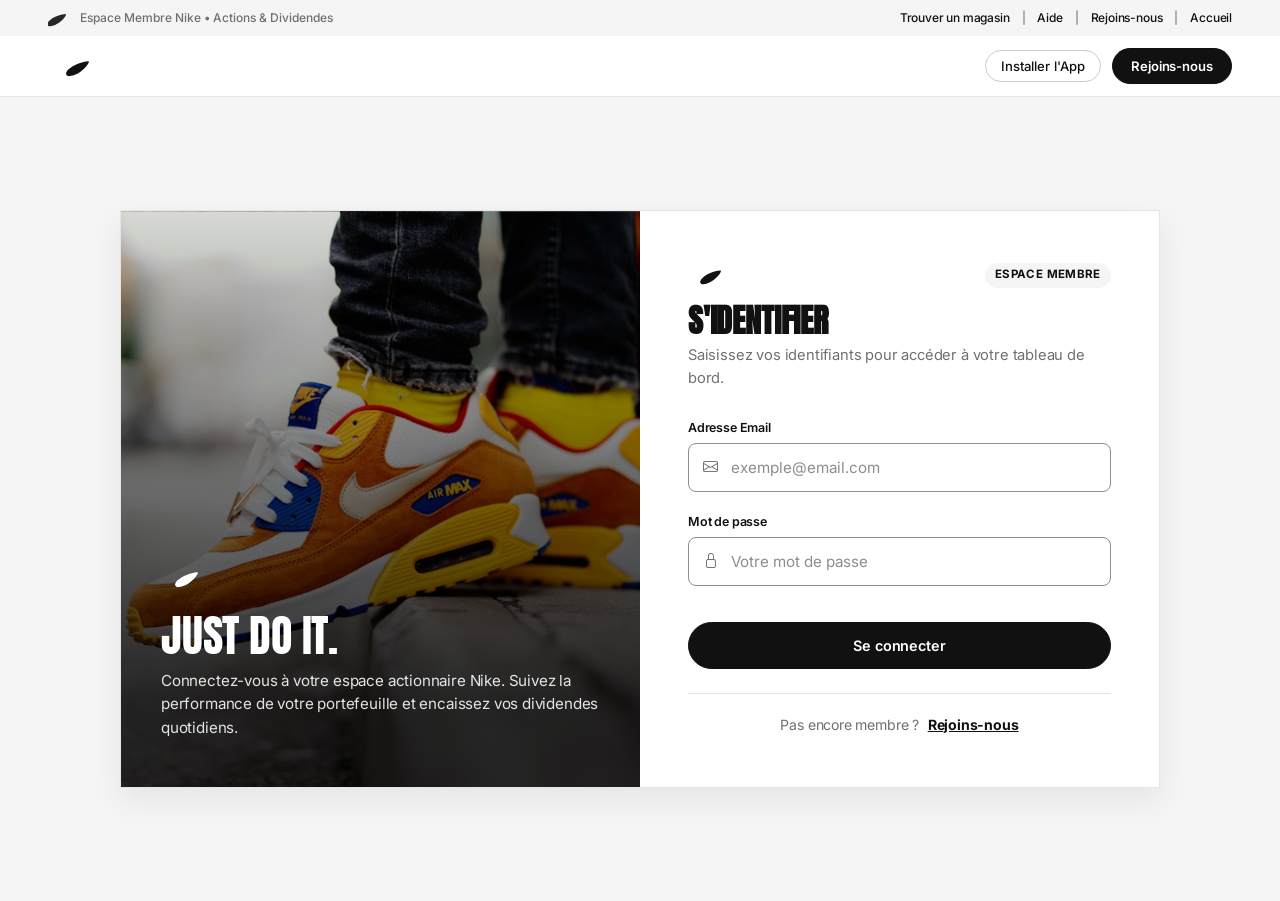
<file: dashboard.html>
<!DOCTYPE html>
<html lang="fr">
<head>
  <meta charset="UTF-8">
  <meta name="viewport" content="width=device-width, initial-scale=1.0, maximum-scale=1.0, user-scalable=no, viewport-fit=cover">
  <meta name="theme-color" content="#ffffff">
  <meta name="mobile-web-app-capable" content="yes">
  <meta name="apple-mobile-web-app-capable" content="yes">
  <meta name="apple-mobile-web-app-status-bar-style" content="default">
  <meta name="apple-mobile-web-app-title" content="Nike Actions">
  <title>Tableau de bord - Nike</title>
  <link rel="manifest" href="manifest.json">
  <link rel="apple-touch-icon" href="icons/icon-192.png">
  <link rel="stylesheet" href="https://cdn.jsdelivr.net/npm/bootstrap-icons@1.11.3/font/bootstrap-icons.min.css">
  <link rel="stylesheet" href="css/style.css">
  <link rel="stylesheet" href="css/dashboard.css">
  <link rel="icon" type="image/svg+xml" href="data:image/svg+xml,<svg xmlns='http://www.w3.org/2000/svg' viewBox='0 0 24 24'><path fill='%23111111' d='M24 7.635c-.156.408-.54 1.144-1.152 2.208-1.56 2.712-4.14 5.388-7.74 8.028-3.6 2.64-7.584 4.356-11.952 5.148-1.008.18-1.884.096-2.628-.252-.744-.348-1.224-.9-1.44-1.656-.216-.756-.096-1.596.36-2.52.456-.924 1.212-1.896 2.268-2.916 2.376-2.292 5.544-4.272 9.504-5.94 3.96-1.668 7.98-2.676 12.06-3.024.288.24.528.552.72.936z'/></svg>">
</head>
<body>

<div class="dashboard-wrapper">
  <div class="sidebar-overlay" id="sidebarOverlay"></div>

  <!-- ===== SIDEBAR ===== -->
  <aside class="sidebar" id="sidebar">
    <div class="sidebar-header">
      <a href="index.html" class="sidebar-logo">
        <svg class="nike-swoosh" viewBox="0 0 24 24" width="38" height="16" fill="currentColor">
          <path d="M24 7.635c-.156.408-.54 1.144-1.152 2.208-1.56 2.712-4.14 5.388-7.74 8.028-3.6 2.64-7.584 4.356-11.952 5.148-1.008.18-1.884.096-2.628-.252-.744-.348-1.224-.9-1.44-1.656-.216-.756-.096-1.596.36-2.52.456-.924 1.212-1.896 2.268-2.916 2.376-2.292 5.544-4.272 9.504-5.94 3.96-1.668 7.98-2.676 12.06-3.024.288.24.528.552.72.936z"/>
        </svg>
        <span>NIKE</span>
      </a>
      <button class="sidebar-toggle" id="sidebarToggle" aria-label="Fermer le menu"><i class="bi bi-x-lg"></i></button>
    </div>

    <div class="sidebar-user">
      <div class="user-avatar" id="sidebarUserAvatar">N</div>
      <div class="user-info">
        <div class="user-name" id="sidebarUserName">Actionnaire Nike</div>
        <div class="user-role">Investisseur Actif</div>
      </div>
    </div>

    <nav class="sidebar-nav">
      <div class="nav-section-title">Menu Principal</div>
      <a href="dashboard.html" class="sidebar-nav-item active">
        <span class="nav-icon"><i class="bi bi-speedometer2"></i></span>
        <span>Dashboard</span>
      </a>
      <a href="vip-plans.html" class="sidebar-nav-item">
        <span class="nav-icon"><i class="bi bi-stack"></i></span>
        <span>Actions &amp; Pack</span>
      </a>
      <a href="withdraw.html" class="sidebar-nav-item">
        <span class="nav-icon"><i class="bi bi-cash-stack"></i></span>
        <span>Retraits</span>
      </a>
      <a href="referral.html" class="sidebar-nav-item">
        <span class="nav-icon"><i class="bi bi-people"></i></span>
        <span>Parrainage</span>
      </a>
      <a href="#profileModal" onclick="document.getElementById('profileModal').classList.remove('hidden');return false;" class="sidebar-nav-item">
        <span class="nav-icon"><i class="bi bi-person"></i></span>
        <span>Profil</span>
      </a>
      <a href="#" class="sidebar-nav-item btn-install-app" style="display:none;">
        <span class="nav-icon"><i class="bi bi-download"></i></span>
        <span>Installer l'App</span>
      </a>
      <a href="#" class="sidebar-nav-item logout logout-trigger">
        <span class="nav-icon"><i class="bi bi-box-arrow-left"></i></span>
        <span>Déconnexion</span>
      </a>
    </nav>

    <div class="sidebar-footer">
      © 2026 Nike Actions
    </div>
  </aside>

  <!-- ===== MAIN AREA ===== -->
  <div class="main-content">
    <header class="main-topbar">
      <div class="topbar-left">
        <button class="mobile-menu-btn" id="mobileMenuBtn" aria-label="Ouvrir le menu"><i class="bi bi-list"></i></button>
        <div>
          <div class="page-title">Tableau de bord</div>
          <div class="page-breadcrumb">Espace de gestion de votre portefeuille d'actions Nike</div>
        </div>
      </div>

      <div class="topbar-right">
        <div class="topbar-balance">
          <span class="balance-label">Solde :</span>
          <span class="balance-value" id="topbarBalance">0 FCFA</span>
        </div>
        <a href="vip-plans.html" class="btn-nike-pill-black" style="padding:0.5rem 1.2rem;font-size:0.82rem;">
          Acheter des actions
        </a>
      </div>
    </header>

    <main class="main-body">
      <div id="alertContainer"></div>

      <!-- ===== STATS CARDS ===== -->
      <div class="stats-cards">
        <div class="stat-card">
          <div class="stat-card-header">
            <span class="stat-card-label">Solde Disponible</span>
            <div class="stat-card-icon icon-gold"><i class="bi bi-wallet2"></i></div>
          </div>
          <div class="stat-card-value" id="statBalance">0 FCFA</div>
          <div class="stat-card-change">Min 3 500 F · Lun–Ven 7h–21h</div>
        </div>

        <div class="stat-card">
          <div class="stat-card-header">
            <span class="stat-card-label">Dividendes du Jour</span>
            <div class="stat-card-icon icon-red"><i class="bi bi-graph-up-arrow"></i></div>
          </div>
          <div class="stat-card-value" id="statDailyRevenue">0 FCFA</div>
          <div class="stat-card-change">15 % / jour garantis</div>
        </div>

        <div class="stat-card">
          <div class="stat-card-header">
            <span class="stat-card-label">Actions Actives</span>
            <div class="stat-card-icon icon-green"><i class="bi bi-stack"></i></div>
          </div>
          <div class="stat-card-value" id="statActivePlan">Aucune action</div>
          <div class="stat-card-change">Contrat 150 jours</div>
        </div>

        <div class="stat-card">
          <div class="stat-card-header">
            <span class="stat-card-label">Partenaires Réseau</span>
            <div class="stat-card-icon icon-blue"><i class="bi bi-people"></i></div>
          </div>
          <div class="stat-card-value" id="statReferrals">0</div>
          <div class="stat-card-change">Commissions 25% · 3% · 2%</div>
        </div>
      </div>

      <!-- ===== BANNIÈRE PARRAINAGE ===== -->
      <div class="card-ryo mb-3" style="background:var(--nike-white);border:1px solid var(--nike-gray-200);padding:1.4rem;">
        <div style="display:flex;align-items:center;justify-content:space-between;flex-wrap:wrap;gap:1rem;">
          <div>
            <div style="font-size:1rem;font-weight:700;color:var(--nike-black);">
              Développez votre réseau et touchez jusqu'à 25 % de commissions
            </div>
            <div style="font-size:0.85rem;color:var(--nike-gray-500);margin-top:0.25rem;">
              Votre code parrain : <strong id="dashRefCode" style="color:var(--nike-black);">---</strong>
              <span id="dashAltRefWrap" class="hidden" style="margin-left:0.6rem;">| Code alternatif : <strong id="dashAltRefCode" style="color:var(--nike-black);">---</strong></span>
            </div>
          </div>
          <div style="display:flex;gap:0.6rem;flex-wrap:wrap;">
            <button type="button" class="btn-outline-ryo" id="dashCopyCodeBtn" style="padding:0.45rem 1rem;font-size:0.8rem;">
              <i class="bi bi-clipboard me-1"></i> Copier mon code
            </button>
            <a href="referral.html" class="btn-nike-pill-black" style="padding:0.45rem 1.1rem;font-size:0.8rem;">
              Espace Parrainage
            </a>
          </div>
        </div>
      </div>

      <!-- ===== MES ACTIONS ACTIVES ===== -->
      <div class="dashboard-section mb-3">
        <div class="section-head">
          <div class="section-head-title">
            <span class="icon"><i class="bi bi-stack"></i></span>
            <span>Mes Actions Actives</span>
          </div>
          <a href="vip-plans.html" class="btn-nike-pill-black" style="padding:0.45rem 1.1rem;font-size:0.8rem">
            + Acheter des actions
          </a>
        </div>
        <div class="section-body" id="activePlansContainer">
          <div class="text-center" style="padding:2.5rem;color:var(--nike-gray-500)">Chargement de vos actions...</div>
        </div>
      </div>

      <!-- ===== TRANSACTIONS RÉCENTES ===== -->
      <div class="dashboard-section">
        <div class="section-head">
          <div class="section-head-title">
            <span class="icon"><i class="bi bi-clock-history"></i></span>
            <span>Historique des Transactions</span>
          </div>
          <a href="withdraw.html" class="btn-outline-ryo" style="padding:0.4rem 1rem;font-size:0.78rem">
            Demander un retrait
          </a>
        </div>
        <div class="section-body" style="padding:0;overflow-x:auto;">
          <table class="table-dashboard">
            <thead>
              <tr>
                <th>Opération</th>
                <th>Type</th>
                <th>Montant</th>
                <th>Référence</th>
              </tr>
            </thead>
            <tbody id="transactionsTableBody">
              <tr>
                <td colspan="4" class="text-center" style="padding:2rem;color:var(--nike-gray-500)">Chargement...</td>
              </tr>
            </tbody>
          </table>
        </div>
      </div>
    </main>
  </div>
</div>

<!-- ===== MODAL PROFIL ===== -->
<div class="modal-overlay hidden" id="profileModal">
  <div class="modal-box">
    <div class="modal-header">
      <h3 class="modal-title">Mon Profil Nike</h3>
      <button class="modal-close" onclick="document.getElementById('profileModal').classList.add('hidden')" aria-label="Fermer"><i class="bi bi-x-lg"></i></button>
    </div>
    <div>
      <div class="form-group">
        <label class="form-label">Nom complet</label>
        <div class="form-control" id="profileName">-</div>
      </div>
      <div class="form-group">
        <label class="form-label">Email</label>
        <div class="form-control" id="profileEmail">-</div>
      </div>
      <div class="form-group">
        <label class="form-label">Téléphone</label>
        <div class="form-control" id="profilePhone">-</div>
      </div>
      <div class="form-group">
        <label class="form-label">Code de parrainage</label>
        <div class="form-control fw-bold" id="profileRefCode">-</div>
      </div>
    </div>
  </div>
</div>

<script src="js/utils.js"></script>
<script src="js/dashboard.js"></script>
<script src="js/pwa.js"></script>
</body>
</html>
</file>
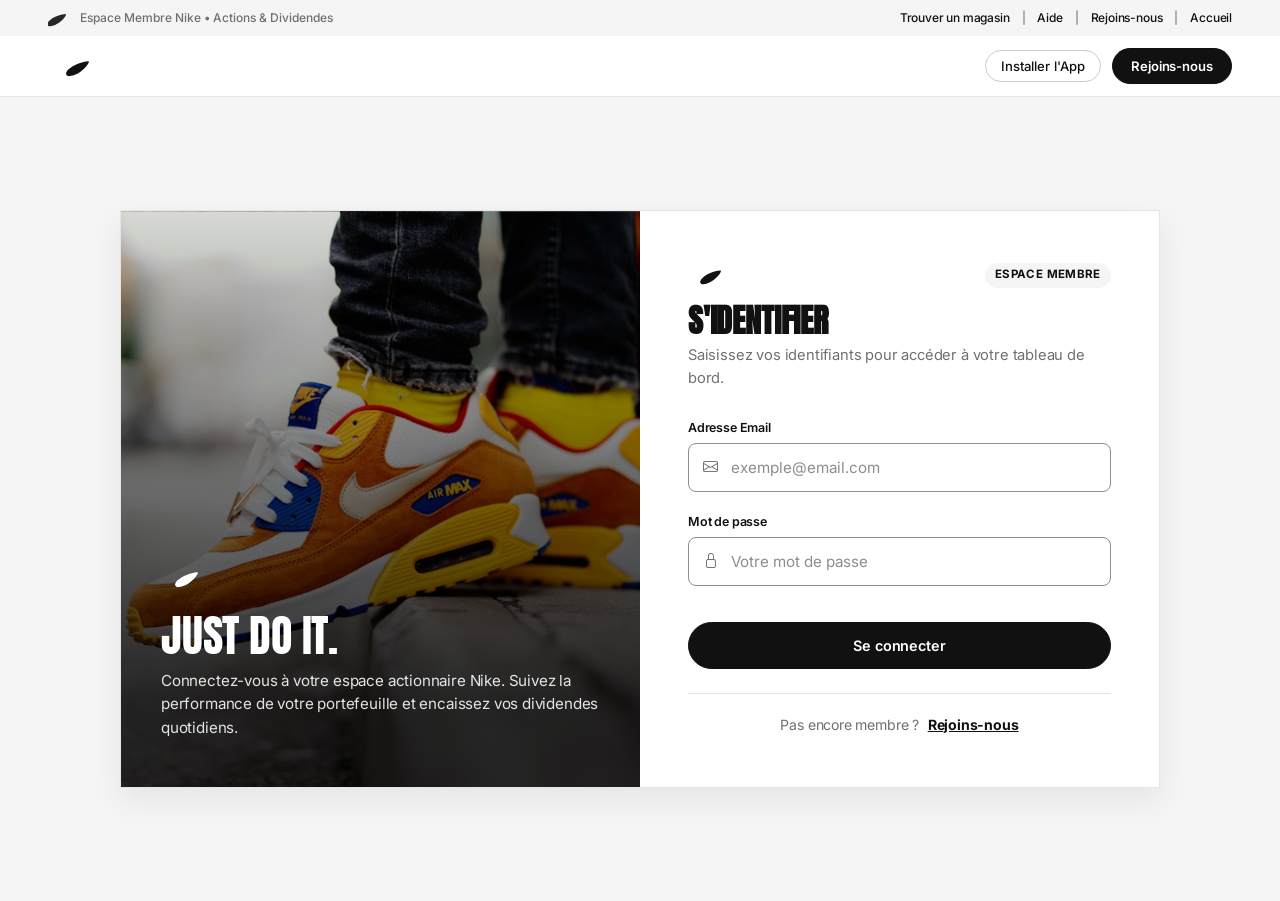
<file: login.html>
<!DOCTYPE html>
<html lang="fr">
<head>
  <meta charset="UTF-8">
  <meta name="viewport" content="width=device-width, initial-scale=1.0, maximum-scale=1.0, user-scalable=no, viewport-fit=cover">
  <meta name="theme-color" content="#ffffff">
  <meta name="mobile-web-app-capable" content="yes">
  <meta name="apple-mobile-web-app-capable" content="yes">
  <meta name="apple-mobile-web-app-status-bar-style" content="default">
  <meta name="apple-mobile-web-app-title" content="Nike Actions">
  <title>S'identifier - Nike</title>
  <link rel="manifest" href="manifest.json">
  <link rel="apple-touch-icon" href="icons/icon-192.png">
  <link rel="stylesheet" href="https://cdn.jsdelivr.net/npm/bootstrap-icons@1.11.3/font/bootstrap-icons.min.css">
  <link rel="stylesheet" href="css/style.css">
  <link rel="icon" type="image/svg+xml" href="data:image/svg+xml,<svg xmlns='http://www.w3.org/2000/svg' viewBox='0 0 24 24'><path fill='%23111111' d='M24 7.635c-.156.408-.54 1.144-1.152 2.208-1.56 2.712-4.14 5.388-7.74 8.028-3.6 2.64-7.584 4.356-11.952 5.148-1.008.18-1.884.096-2.628-.252-.744-.348-1.224-.9-1.44-1.656-.216-.756-.096-1.596.36-2.52.456-.924 1.212-1.896 2.268-2.916 2.376-2.292 5.544-4.272 9.504-5.94 3.96-1.668 7.98-2.676 12.06-3.024.288.24.528.552.72.936z'/></svg>">
</head>
<body>

<!-- ===== NIKE TOPBAR ===== -->
<div class="nike-topbar">
  <div class="nike-topbar-inner">
    <div class="nike-topbar-left">
      <span class="nike-topbar-mark" aria-hidden="true">
        <svg viewBox="0 0 24 24" width="18" height="18" fill="currentColor">
          <path d="M24 7.635c-.156.408-.54 1.144-1.152 2.208-1.56 2.712-4.14 5.388-7.74 8.028-3.6 2.64-7.584 4.356-11.952 5.148-1.008.18-1.884.096-2.628-.252-.744-.348-1.224-.9-1.44-1.656-.216-.756-.096-1.596.36-2.52.456-.924 1.212-1.896 2.268-2.916 2.376-2.292 5.544-4.272 9.504-5.94 3.96-1.668 7.98-2.676 12.06-3.024.288.24.528.552.72.936z"/>
        </svg>
      </span>
      <span class="nike-topbar-slogan">Espace Membre Nike • Actions &amp; Dividendes</span>
    </div>
    <div class="nike-topbar-links">
      <a href="index.html#actions-pack">Trouver un magasin</a>
      <span class="sep">|</span>
      <a href="index.html#comment">Aide</a>
      <span class="sep">|</span>
      <a href="register.html">Rejoins-nous</a>
      <span class="sep">|</span>
      <a href="index.html">Accueil</a>
    </div>
  </div>
</div>

<!-- ===== NAVBAR ===== -->
<nav class="navbar" style="border-bottom:1px solid var(--nike-gray-200);">
  <div class="navbar-inner">
    <a href="index.html" class="navbar-brand" aria-label="Nike Accueil">
      <svg class="nike-swoosh" viewBox="0 0 24 24" width="60" height="22" fill="currentColor">
        <path d="M24 7.635c-.156.408-.54 1.144-1.152 2.208-1.56 2.712-4.14 5.388-7.74 8.028-3.6 2.64-7.584 4.356-11.952 5.148-1.008.18-1.884.096-2.628-.252-.744-.348-1.224-.9-1.44-1.656-.216-.756-.096-1.596.36-2.52.456-.924 1.212-1.896 2.268-2.916 2.376-2.292 5.544-4.272 9.504-5.94 3.96-1.668 7.98-2.676 12.06-3.024.288.24.528.552.72.936z"/>
      </svg>
    </a>
    <div></div>
    <div class="nav-cta" style="display:flex;gap:0.65rem;">
      <button type="button" class="btn-outline-ryo btn-install-app" style="padding:0.42rem 0.95rem;font-size:0.82rem;display:none;">
        Installer l'App
      </button>
      <a href="register.html" class="btn-nike-pill-black" style="padding:0.42rem 1.15rem;font-size:0.82rem;">
        Rejoins-nous
      </a>
    </div>
  </div>
</nav>

<!-- ===== NIKE AUTH SPLIT SCREEN ===== -->
<div class="nike-auth-screen">
  <div class="nike-auth-container">
    <!-- Visual Left Banner -->
    <div class="nike-auth-visual">
      <div class="nike-auth-visual-overlay"></div>
      <div class="nike-auth-visual-content">
        <svg viewBox="0 0 24 24" width="52" height="22" fill="#ffffff" style="margin-bottom:1.25rem;">
          <path d="M24 7.635c-.156.408-.54 1.144-1.152 2.208-1.56 2.712-4.14 5.388-7.74 8.028-3.6 2.64-7.584 4.356-11.952 5.148-1.008.18-1.884.096-2.628-.252-.744-.348-1.224-.9-1.44-1.656-.216-.756-.096-1.596.36-2.52.456-.924 1.212-1.896 2.268-2.916 2.376-2.292 5.544-4.272 9.504-5.94 3.96-1.668 7.98-2.676 12.06-3.024.288.24.528.552.72.936z"/>
        </svg>
        <div class="nike-auth-quote">JUST DO IT.</div>
        <p class="nike-auth-quote-sub">
          Connectez-vous à votre espace actionnaire Nike. Suivez la performance de votre portefeuille et encaissez vos dividendes quotidiens.
        </p>
      </div>
    </div>

    <!-- Form Right Wrap -->
    <div class="nike-auth-form-wrap">
      <div class="nike-auth-header">
        <div class="d-flex align-center justify-between mb-2">
          <svg viewBox="0 0 24 24" width="46" height="20" fill="#111111">
            <path d="M24 7.635c-.156.408-.54 1.144-1.152 2.208-1.56 2.712-4.14 5.388-7.74 8.028-3.6 2.64-7.584 4.356-11.952 5.148-1.008.18-1.884.096-2.628-.252-.744-.348-1.224-.9-1.44-1.656-.216-.756-.096-1.596.36-2.52.456-.924 1.212-1.896 2.268-2.916 2.376-2.292 5.544-4.272 9.504-5.94 3.96-1.668 7.98-2.676 12.06-3.024.288.24.528.552.72.936z"/>
          </svg>
          <span class="badge badge-info">Espace Membre</span>
        </div>
        <h1>S'IDENTIFIER</h1>
        <p>Saisissez vos identifiants pour accéder à votre tableau de bord.</p>
      </div>

      <div id="alertContainer"></div>

      <form id="loginForm" novalidate>
        <div class="form-group">
          <label class="form-label" for="email">Adresse Email</label>
          <div class="form-control-icon">
            <span class="icon"><i class="bi bi-envelope"></i></span>
            <input type="email" id="email" class="form-control" placeholder="exemple@email.com" required autocomplete="email">
          </div>
        </div>

        <div class="form-group">
          <label class="form-label" for="password">Mot de passe</label>
          <div class="form-control-icon">
            <span class="icon"><i class="bi bi-lock"></i></span>
            <input type="password" id="password" class="form-control" placeholder="Votre mot de passe" required autocomplete="current-password">
          </div>
        </div>

        <button type="submit" id="loginBtn" class="btn-nike-pill-black w-100 mt-2" style="justify-content:center;padding:0.9rem;">
          Se connecter
        </button>
      </form>

      <div class="text-center mt-3" style="padding-top:1.2rem;border-top:1px solid var(--nike-gray-200);font-size:0.88rem;color:var(--nike-gray-500);">
        Pas encore membre ? <a href="register.html" style="color:var(--nike-black);font-weight:700;text-decoration:underline;margin-left:0.3rem;">Rejoins-nous</a>
      </div>
    </div>
  </div>
</div>

<script src="js/utils.js"></script>
<script src="js/auth.js"></script>
<script src="js/pwa.js"></script>
</body>
</html>
</file>
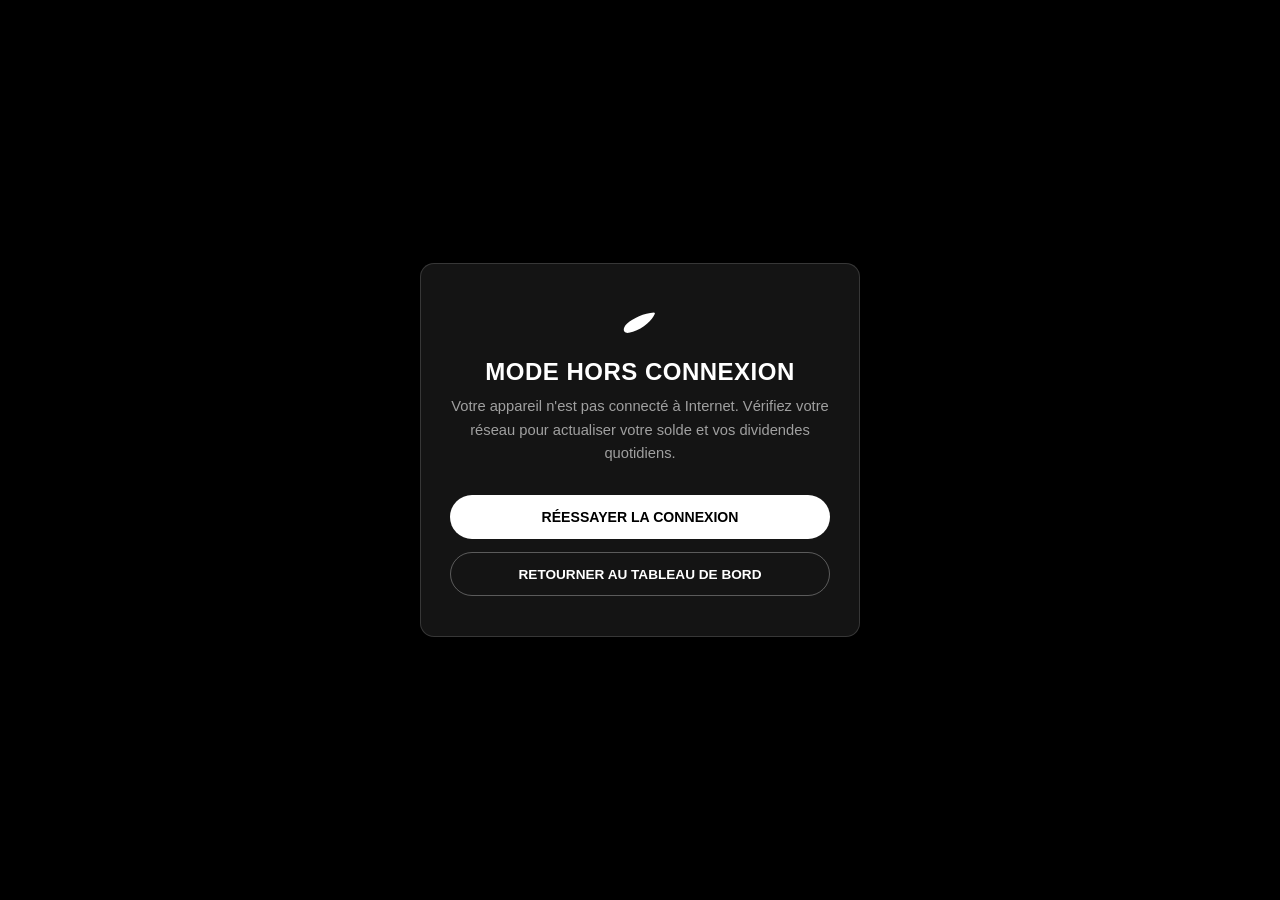
<file: offline.html>
<!DOCTYPE html>
<html lang="fr">
<head>
  <meta charset="UTF-8">
  <meta name="viewport" content="width=device-width, initial-scale=1.0, viewport-fit=cover">
  <meta name="theme-color" content="#0d0d0d">
  <title>Hors Connexion - Nike</title>
  <link rel="manifest" href="/manifest.json">
  <link rel="icon" type="image/svg+xml" href="data:image/svg+xml,<svg xmlns='http://www.w3.org/2000/svg' viewBox='0 0 24 24'><path fill='%23ffffff' d='M24 7.635c-.156.408-.54 1.144-1.152 2.208-1.56 2.712-4.14 5.388-7.74 8.028-3.6 2.64-7.584 4.356-11.952 5.148-1.008.18-1.884.096-2.628-.252-.744-.348-1.224-.9-1.44-1.656-.216-.756-.096-1.596.36-2.52.456-.924 1.212-1.896 2.268-2.916 2.376-2.292 5.544-4.272 9.504-5.94 3.96-1.668 7.98-2.676 12.06-3.024.288.24.528.552.72.936z'/></svg>">
  <style>
    * { box-sizing: border-box; margin: 0; padding: 0; }
    body {
      min-height: 100vh;
      background: #000000;
      color: #ffffff;
      font-family: -apple-system, BlinkMacSystemFont, 'Segoe UI', Roboto, sans-serif;
      display: flex;
      align-items: center;
      justify-content: center;
      padding: 1.5rem;
      text-align: center;
    }
    .offline-card {
      max-width: 440px;
      width: 100%;
      background: #141414;
      border: 1px solid rgba(255, 255, 255, 0.15);
      border-radius: 14px;
      padding: 2.5rem 1.8rem;
    }
    .swoosh-icon {
      margin: 0 auto 1.5rem;
      display: block;
    }
    h1 {
      font-size: 1.5rem;
      font-weight: 800;
      text-transform: uppercase;
      margin-bottom: 0.6rem;
      letter-spacing: 0.5px;
    }
    p {
      color: #a0a0a0;
      font-size: 0.92rem;
      line-height: 1.6;
      margin-bottom: 1.8rem;
    }
    .btn-retry {
      display: inline-flex;
      align-items: center;
      justify-content: center;
      width: 100%;
      padding: 0.9rem 1.5rem;
      background: #ffffff;
      color: #000000;
      font-weight: 700;
      font-size: 0.88rem;
      border: none;
      border-radius: 9999px;
      cursor: pointer;
      text-transform: uppercase;
      text-decoration: none;
      margin-bottom: 0.8rem;
    }
    .btn-secondary {
      display: inline-flex;
      align-items: center;
      justify-content: center;
      width: 100%;
      padding: 0.85rem 1.5rem;
      background: transparent;
      color: #ffffff;
      border: 1.5px solid rgba(255, 255, 255, 0.3);
      border-radius: 9999px;
      font-size: 0.85rem;
      font-weight: 600;
      text-transform: uppercase;
      text-decoration: none;
    }
  </style>
</head>
<body>
  <div class="offline-card">
    <svg class="swoosh-icon" viewBox="0 0 24 24" width="60" height="30" fill="#ffffff">
      <path d="M24 7.635c-.156.408-.54 1.144-1.152 2.208-1.56 2.712-4.14 5.388-7.74 8.028-3.6 2.64-7.584 4.356-11.952 5.148-1.008.18-1.884.096-2.628-.252-.744-.348-1.224-.9-1.44-1.656-.216-.756-.096-1.596.36-2.52.456-.924 1.212-1.896 2.268-2.916 2.376-2.292 5.544-4.272 9.504-5.94 3.96-1.668 7.98-2.676 12.06-3.024.288.24.528.552.72.936z"/>
    </svg>
    <h1>Mode Hors Connexion</h1>
    <p>
      Votre appareil n'est pas connecté à Internet. Vérifiez votre réseau pour actualiser votre solde et vos dividendes quotidiens.
    </p>
    <button type="button" class="btn-retry" onclick="window.location.reload()">
      Réessayer la connexion
    </button>
    <a href="/dashboard.html" class="btn-secondary">Retourner au Tableau de bord</a>
  </div>
  <script>
    window.addEventListener('online', () => window.location.reload());
  </script>
</body>
</html>
</file>
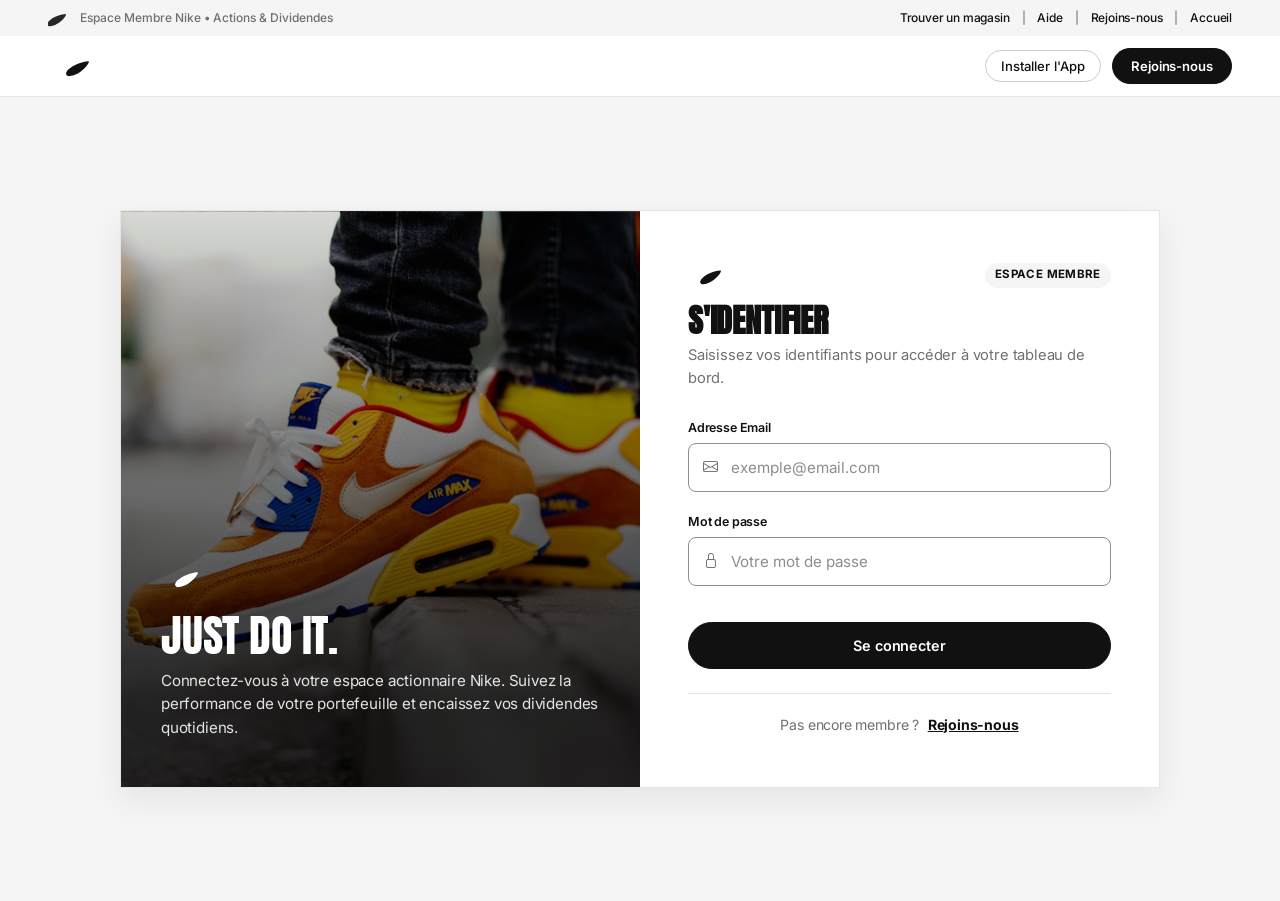
<file: referral.html>
<!DOCTYPE html>
<html lang="fr">
<head>
  <meta charset="UTF-8">
  <meta name="viewport" content="width=device-width, initial-scale=1.0, maximum-scale=1.0, user-scalable=no, viewport-fit=cover">
  <meta name="theme-color" content="#ffffff">
  <meta name="mobile-web-app-capable" content="yes">
  <meta name="apple-mobile-web-app-capable" content="yes">
  <meta name="apple-mobile-web-app-status-bar-style" content="default">
  <meta name="apple-mobile-web-app-title" content="Nike Actions">
  <title>Parrainage &amp; Réseau - Nike</title>
  <link rel="manifest" href="manifest.json">
  <link rel="apple-touch-icon" href="icons/icon-192.png">
  <link rel="stylesheet" href="https://cdn.jsdelivr.net/npm/bootstrap-icons@1.11.3/font/bootstrap-icons.min.css">
  <link rel="stylesheet" href="css/style.css">
  <link rel="stylesheet" href="css/dashboard.css">
  <link rel="icon" type="image/svg+xml" href="data:image/svg+xml,<svg xmlns='http://www.w3.org/2000/svg' viewBox='0 0 24 24'><path fill='%23111111' d='M24 7.635c-.156.408-.54 1.144-1.152 2.208-1.56 2.712-4.14 5.388-7.74 8.028-3.6 2.64-7.584 4.356-11.952 5.148-1.008.18-1.884.096-2.628-.252-.744-.348-1.224-.9-1.44-1.656-.216-.756-.096-1.596.36-2.52.456-.924 1.212-1.896 2.268-2.916 2.376-2.292 5.544-4.272 9.504-5.94 3.96-1.668 7.98-2.676 12.06-3.024.288.24.528.552.72.936z'/></svg>">
</head>
<body>

<div class="dashboard-wrapper">
  <div class="sidebar-overlay" id="sidebarOverlay"></div>

  <!-- ===== SIDEBAR ===== -->
  <aside class="sidebar" id="sidebar">
    <div class="sidebar-header">
      <a href="index.html" class="sidebar-logo">
        <svg class="nike-swoosh" viewBox="0 0 24 24" width="38" height="16" fill="currentColor">
          <path d="M24 7.635c-.156.408-.54 1.144-1.152 2.208-1.56 2.712-4.14 5.388-7.74 8.028-3.6 2.64-7.584 4.356-11.952 5.148-1.008.18-1.884.096-2.628-.252-.744-.348-1.224-.9-1.44-1.656-.216-.756-.096-1.596.36-2.52.456-.924 1.212-1.896 2.268-2.916 2.376-2.292 5.544-4.272 9.504-5.94 3.96-1.668 7.98-2.676 12.06-3.024.288.24.528.552.72.936z"/>
        </svg>
        <span>NIKE</span>
      </a>
      <button class="sidebar-toggle" id="sidebarToggle" aria-label="Fermer le menu"><i class="bi bi-x-lg"></i></button>
    </div>

    <div class="sidebar-user">
      <div class="user-avatar" id="sidebarUserAvatar">N</div>
      <div class="user-info">
        <div class="user-name" id="sidebarUserName">Actionnaire Nike</div>
        <div class="user-role">Investisseur Actif</div>
      </div>
    </div>

    <nav class="sidebar-nav">
      <div class="nav-section-title">Menu Principal</div>
      <a href="dashboard.html" class="sidebar-nav-item">
        <span class="nav-icon"><i class="bi bi-speedometer2"></i></span>
        <span>Dashboard</span>
      </a>
      <a href="vip-plans.html" class="sidebar-nav-item">
        <span class="nav-icon"><i class="bi bi-stack"></i></span>
        <span>Actions &amp; Pack</span>
      </a>
      <a href="withdraw.html" class="sidebar-nav-item">
        <span class="nav-icon"><i class="bi bi-cash-stack"></i></span>
        <span>Retraits</span>
      </a>
      <a href="referral.html" class="sidebar-nav-item active">
        <span class="nav-icon"><i class="bi bi-people"></i></span>
        <span>Parrainage</span>
      </a>
      <a href="#" class="sidebar-nav-item btn-install-app" style="display:none;">
        <span class="nav-icon"><i class="bi bi-download"></i></span>
        <span>Installer l'App</span>
      </a>
      <a href="#" class="sidebar-nav-item logout logout-trigger">
        <span class="nav-icon"><i class="bi bi-box-arrow-left"></i></span>
        <span>Déconnexion</span>
      </a>
    </nav>

    <div class="sidebar-footer">© 2026 Nike Actions</div>
  </aside>

  <!-- ===== MAIN AREA ===== -->
  <div class="main-content">
    <header class="main-topbar">
      <div class="topbar-left">
        <button class="mobile-menu-btn" id="mobileMenuBtn" aria-label="Ouvrir le menu"><i class="bi bi-list"></i></button>
        <div>
          <div class="page-title">Programme Partenaire &amp; Réseau</div>
          <div class="page-breadcrumb">Invitez de nouveaux investisseurs avec votre code et touchez 25 % · 3 % · 2 % instantanément</div>
        </div>
      </div>

      <div class="topbar-right">
        <div class="topbar-balance">
          <span class="balance-label">Solde :</span>
          <span class="balance-value" id="topbarBalance">0 FCFA</span>
        </div>
      </div>
    </header>

    <main class="main-body">
      <div id="alertContainer"></div>

      <!-- ===== 1. VOS CODES DE PARRAINAGE & LIEN ===== -->
      <div class="card-ryo mb-3">
        <div style="display:flex;align-items:center;justify-content:space-between;flex-wrap:wrap;gap:1rem;margin-bottom:1.2rem;">
          <div>
            <h2 style="font-size:1.15rem;font-weight:700;margin-bottom:0.2rem;color:var(--nike-black);">
              Vos Codes &amp; Lien Partenaire
            </h2>
            <p style="color:var(--nike-gray-500);font-size:0.86rem;line-height:1.5;">
              Chaque fois qu'un investisseur s'inscrit avec votre code et achète un pack d'actions, vos commissions sont créditées immédiatement (25 % Niveau 1, 3 % Niveau 2, 2 % Niveau 3).
            </p>
          </div>
          <div style="display:flex;gap:0.6rem;flex-wrap:wrap;align-items:center;">
            <span class="vip-level-badge">Code Principal : <strong id="myRefCodeDisplay">---</strong></span>
            <button type="button" class="btn-outline-ryo" id="copyCodeOnlyBtn" style="padding:0.42rem 0.95rem;font-size:0.78rem;">
              <i class="bi bi-clipboard me-1"></i> Copier
            </button>
          </div>
        </div>

        <!-- Lien d'invitation -->
        <div class="copy-box" style="margin-bottom:1.2rem;">
          <input type="text" id="referralLinkInput" readonly value="Chargement...">
          <button type="button" class="copy-btn" id="copyReferralBtn">
            <i class="bi bi-clipboard me-1"></i> Copier le lien
          </button>
          <a href="#" id="whatsappShareBtn" target="_blank" rel="noopener" class="btn-ryo" style="background:var(--nike-green);border-color:var(--nike-green);color:#ffffff;padding:0.75rem 1.2rem;font-size:0.82rem;border-radius:0;text-decoration:none;">
            <i class="bi bi-whatsapp me-1"></i> Partager
          </a>
        </div>

        <!-- Code alternatif personnalisé -->
        <div style="display:grid;grid-template-columns:repeat(auto-fit,minmax(280px,1fr));gap:1.2rem;padding-top:1.2rem;border-top:1px solid var(--nike-gray-200);">
          <div>
            <div style="font-weight:700;font-size:0.9rem;color:var(--nike-black);margin-bottom:0.2rem;">
              Code Alternatif Personnalisé
            </div>
            <p style="color:var(--nike-gray-500);font-size:0.82rem;margin:0;">Créez un code simple à mémoriser (ex : <strong>NIKE225</strong>, <strong>JEAN2026</strong>) pour vos filleuls.</p>
            <div style="margin-top:0.5rem;font-size:0.82rem;color:var(--nike-gray-500);">
              Code actif : <strong id="activeAltCodeLabel" style="color:var(--nike-black);">Aucun défini</strong>
              <button type="button" id="copyAltCodeBtn" class="btn-outline-ryo hidden" style="padding:0.2rem 0.6rem;font-size:0.72rem;margin-left:0.5rem;">
                <i class="bi bi-clipboard"></i> Copier
              </button>
            </div>
          </div>

          <form id="altCodeForm" style="display:flex;gap:0.6rem;align-items:center;flex-wrap:wrap;">
            <input type="text" id="altCodeInput" class="form-control" placeholder="Ex: NIKE225 (4 à 12 caractères)" maxlength="12" style="flex:1;min-width:180px;text-transform:uppercase;" required>
            <button type="submit" id="saveAltCodeBtn" class="btn-nike-pill-black" style="padding:0.8rem 1.3rem;white-space:nowrap;">
              Enregistrer
            </button>
          </form>
        </div>
      </div>

      <!-- ===== 2. RATTACHER UN PARRAIN ===== -->
      <div class="card-ryo mb-3" id="applyReferrerSection">
        <div style="display:flex;align-items:center;justify-content:space-between;flex-wrap:wrap;gap:1rem;">
          <div>
            <h3 style="font-size:1.05rem;font-weight:700;margin-bottom:0.2rem;color:var(--nike-black);">
              Vous avez été parrainé ?
            </h3>
            <p style="color:var(--nike-gray-500);font-size:0.85rem;margin:0;" id="referrerStatusDesc">
              Entrez le code de parrainage de votre référent pour lui faire bénéficier de sa commission sur vos achats d'actions.
            </p>
          </div>
          <div id="referrerLinkedBadge" class="hidden">
            <span class="badge badge-success" style="font-size:0.82rem;padding:0.4rem 0.85rem;">
              <i class="bi bi-check-circle me-1"></i> Parrain lié : <strong id="linkedReferrerName">-</strong>
            </span>
          </div>
        </div>

        <form id="applyReferrerForm" style="display:flex;gap:0.6rem;margin-top:1rem;flex-wrap:wrap;">
          <input type="text" id="sponsorCodeInput" class="form-control" placeholder="Code ou code alternatif de votre parrain" maxlength="12" style="flex:1;min-width:220px;text-transform:uppercase;" required>
          <button type="submit" id="applySponsorBtn" class="btn-nike-pill-black" style="padding:0.8rem 1.4rem;">
            Valider mon parrain
          </button>
        </form>
      </div>

      <!-- ===== 3. STATS COMMISSIONS ===== -->
      <div class="stats-cards">
        <div class="stat-card">
          <div class="stat-card-header">
            <span class="stat-card-label">Total Commissions</span>
            <div class="stat-card-icon icon-gold"><i class="bi bi-cash-stack"></i></div>
          </div>
          <div class="stat-card-value" id="totalCommissions">0 FCFA</div>
          <div class="stat-card-change">Disponible sur votre solde</div>
        </div>

        <div class="stat-card">
          <div class="stat-card-header">
            <span class="stat-card-label">Niveau 1 (Directs)</span>
            <div class="stat-card-icon icon-red"><i class="bi bi-1-circle"></i></div>
          </div>
          <div class="stat-card-value" id="level1Count">0</div>
          <div class="stat-card-change">Commission : <strong>25%</strong></div>
        </div>

        <div class="stat-card">
          <div class="stat-card-header">
            <span class="stat-card-label">Niveau 2 (Indirects)</span>
            <div class="stat-card-icon icon-green"><i class="bi bi-2-circle"></i></div>
          </div>
          <div class="stat-card-value" id="level2Count">0</div>
          <div class="stat-card-change">Commission : <strong>3%</strong></div>
        </div>

        <div class="stat-card">
          <div class="stat-card-header">
            <span class="stat-card-label">Niveau 3 (Réseau)</span>
            <div class="stat-card-icon icon-blue"><i class="bi bi-3-circle"></i></div>
          </div>
          <div class="stat-card-value" id="level3Count">0</div>
          <div class="stat-card-change">Commission : <strong>2%</strong></div>
        </div>
      </div>

      <!-- ===== 4. TABLEAU DES FILLEULS ===== -->
      <div class="dashboard-section mb-3">
        <div class="section-head">
          <div class="section-head-title">
            <span class="icon"><i class="bi bi-people"></i></span>
            <span>Liste de mes Filleuls Directs (Niveau 1 — 25%)</span>
          </div>
        </div>
        <div class="section-body" style="padding:0;overflow-x:auto;">
          <table class="table-dashboard">
            <thead>
              <tr>
                <th>Filleul</th>
                <th>Contact</th>
                <th>Date d'inscription</th>
                <th>Actions Possédées</th>
                <th>Commissions Générées</th>
              </tr>
            </thead>
            <tbody id="referralsTableBody">
              <tr>
                <td colspan="5" class="text-center" style="padding:2rem;color:var(--nike-gray-500)">Chargement...</td>
              </tr>
            </tbody>
          </table>
        </div>
      </div>

      <!-- ===== 5. HISTORIQUE DES COMMISSIONS ===== -->
      <div class="dashboard-section">
        <div class="section-head">
          <div class="section-head-title">
            <span class="icon"><i class="bi bi-wallet2"></i></span>
            <span>Historique des Commissions Reçues</span>
          </div>
        </div>
        <div class="section-body" style="padding:0;overflow-x:auto;">
          <table class="table-dashboard">
            <thead>
              <tr>
                <th>Date</th>
                <th>Investisseur</th>
                <th>Niveau Réseau</th>
                <th>Pack d'Action</th>
                <th>Commission Créditée</th>
              </tr>
            </thead>
            <tbody id="commissionsHistoryBody">
              <tr>
                <td colspan="5" class="text-center" style="padding:2rem;color:var(--nike-gray-500)">Chargement...</td>
              </tr>
            </tbody>
          </table>
        </div>
      </div>
    </main>
  </div>
</div>

<script src="js/utils.js"></script>
<script>
let currentStandardCode = '';
let currentAltCode = '';

document.addEventListener('DOMContentLoaded', async () => {
  if (!requireAuth()) return;
  initDashboardLayout();

  await Promise.all([
    loadProfileAndLink(),
    loadReferralStats(),
    loadMyReferrals()
  ]);

  document.getElementById('copyReferralBtn')?.addEventListener('click', copyReferralLink);
  document.getElementById('copyCodeOnlyBtn')?.addEventListener('click', () => copyTextValue(currentStandardCode, 'Code copié !'));
  document.getElementById('copyAltCodeBtn')?.addEventListener('click', () => copyTextValue(currentAltCode, 'Code alternatif copié !'));
  document.getElementById('altCodeForm')?.addEventListener('submit', handleSaveAltCode);
  document.getElementById('applyReferrerForm')?.addEventListener('submit', handleApplyReferrer);
});

function updateInviteLinks() {
  const codeToShare = currentAltCode || currentStandardCode || 'NIKE';
  const base = window.location.href.replace(/\/[^/]*$/, '');
  const link = `${base}/register.html?ref=${encodeURIComponent(codeToShare)}`;
  document.getElementById('referralLinkInput').value = link;

  const waBtn = document.getElementById('whatsappShareBtn');
  if (waBtn) {
    const msg = `Rejoins Nike Actions avec mon code ${codeToShare} et perçois 15% de dividende par jour sur 150 jours ! ${link}`;
    waBtn.href = `https://wa.me/?text=${encodeURIComponent(msg)}`;
  }
}

async function loadProfileAndLink() {
  try {
    const res = await apiCall('/api/user/profile');
    const user = res.user || res;
    document.getElementById('topbarBalance').textContent = formatCFA(user.balance ?? 0);
    currentStandardCode = user.referral_code || 'NIKE';
    currentAltCode = user.alt_referral_code || '';

    document.getElementById('myRefCodeDisplay').textContent = currentStandardCode;
    renderAltCodeState();
    updateInviteLinks();
  } catch (err) {
    const user = getUser() || {};
    currentStandardCode = user.referral_code || 'NIKE';
    document.getElementById('myRefCodeDisplay').textContent = currentStandardCode;
    updateInviteLinks();
  }
}

function renderAltCodeState() {
  const label = document.getElementById('activeAltCodeLabel');
  const copyBtn = document.getElementById('copyAltCodeBtn');
  const input = document.getElementById('altCodeInput');
  if (currentAltCode) {
    if (label) label.textContent = currentAltCode;
    if (copyBtn) copyBtn.classList.remove('hidden');
    if (input) input.value = currentAltCode;
  } else {
    if (label) label.textContent = 'Aucun défini';
    if (copyBtn) copyBtn.classList.add('hidden');
  }
}

function copyTextValue(val, msg) {
  if (!val) return;
  navigator.clipboard?.writeText(val).catch(() => {});
  showAlert(`${msg} (${val})`, 'success');
}

function copyReferralLink() {
  const input = document.getElementById('referralLinkInput');
  const btn = document.getElementById('copyReferralBtn');
  if (!input || !btn) return;

  input.select();
  input.setSelectionRange(0, 99999);
  navigator.clipboard?.writeText(input.value).catch(() => {
    document.execCommand('copy');
  });

  btn.classList.add('copied');
  btn.innerHTML = '<i class="bi bi-check2 me-1"></i> Lien copié !';
  showAlert('Votre lien partenaire a été copié !', 'success');

  setTimeout(() => {
    btn.classList.remove('copied');
    btn.innerHTML = '<i class="bi bi-clipboard me-1"></i> Copier le lien';
  }, 2500);
}

async function handleSaveAltCode(e) {
  e.preventDefault();
  const code = document.getElementById('altCodeInput').value.trim().toUpperCase();
  const btn = document.getElementById('saveAltCodeBtn');
  if (!/^[A-Z0-9_-]{4,12}$/.test(code)) {
    showAlert('Le code alternatif doit contenir de 4 à 12 lettres ou chiffres (sans espaces).', 'danger');
    return;
  }

  const orig = btn.innerHTML;
  btn.disabled = true;
  btn.textContent = 'Enregistrement...';
  try {
    const res = await apiCall('/api/referral/alt-code', 'PUT', { alt_code: code });
    currentAltCode = res.alt_referral_code || code;
    renderAltCodeState();
    updateInviteLinks();
    showAlert(res.message || 'Code alternatif enregistré avec succès !', 'success');
  } catch (err) {
    showAlert(err.message || 'Impossible d\'enregistrer ce code alternatif.', 'danger');
  } finally {
    btn.disabled = false;
    btn.innerHTML = orig;
  }
}

async function handleApplyReferrer(e) {
  e.preventDefault();
  const code = document.getElementById('sponsorCodeInput').value.trim().toUpperCase();
  const btn = document.getElementById('applySponsorBtn');
  if (!code) return;

  const orig = btn.innerHTML;
  btn.disabled = true;
  btn.textContent = 'Validation...';
  try {
    const res = await apiCall('/api/referral/apply-code', 'POST', { code });
    showAlert(res.message || 'Parrain rattaché avec succès !', 'success');
    await loadReferralStats();
  } catch (err) {
    showAlert(err.message || 'Code de parrainage invalide.', 'danger');
  } finally {
    btn.disabled = false;
    btn.innerHTML = orig;
  }
}

async function loadReferralStats() {
  try {
    const stats = await apiCall('/api/referral/stats');
    const totalComm = stats.total_commissions ?? 0;
    const l1 = stats.level1_count ?? 0;
    const l2 = stats.level2_count ?? 0;
    const l3 = stats.level3_count ?? 0;

    if (stats.alt_referral_code) {
      currentAltCode = stats.alt_referral_code;
      renderAltCodeState();
      updateInviteLinks();
    }

    document.getElementById('totalCommissions').textContent = formatCFA(totalComm);
    document.getElementById('level1Count').textContent = `${l1} membre(s)`;
    document.getElementById('level2Count').textContent = `${l2} membre(s)`;
    document.getElementById('level3Count').textContent = `${l3} membre(s)`;

    if (stats.referred_by) {
      document.getElementById('applyReferrerForm')?.classList.add('hidden');
      document.getElementById('referrerLinkedBadge')?.classList.remove('hidden');
      document.getElementById('linkedReferrerName').textContent = stats.referrer_username || `#${stats.referred_by}`;
      document.getElementById('referrerStatusDesc').textContent = 'Votre compte est rattaché à votre parrain. Il perçoit son pourcentage sur vos achats d\'actions.';
    }

    const histBody = document.getElementById('commissionsHistoryBody');
    const hist = Array.isArray(stats.commissions_history) ? stats.commissions_history : [];
    if (histBody) {
      if (hist.length === 0) {
        histBody.innerHTML = `
          <tr>
            <td colspan="5" class="text-center" style="padding:2.2rem;color:var(--nike-gray-500)">
              Aucune commission reçue pour le moment. Dès qu'un filleul achète une action, votre gain apparaîtra ici et s'ajoutera à votre solde !
            </td>
          </tr>
        `;
      } else {
        histBody.innerHTML = hist.map(c => `
          <tr>
            <td>${formatDate(c.created_at)}</td>
            <td style="font-weight:700;color:var(--nike-black)"><i class="bi bi-shield-lock me-1" style="color:var(--nike-gray-500)"></i>${escHtml(maskAnonUser(c.referred_username, c.referred_id))}</td>
            <td><span class="badge badge-info">Niveau ${Number(c.level)} (${Math.round((c.commission_rate || 0) * 100)}%)</span></td>
            <td><span class="vip-level-badge">Action ${escHtml(c.vip_level || '-')}</span></td>
            <td style="font-weight:700;color:var(--nike-green)">+${formatCFA(c.amount)}</td>
          </tr>
        `).join('');
      }
    }
  } catch (e) {
    // Ignore
  }
}

async function loadMyReferrals() {
  const tbody = document.getElementById('referralsTableBody');
  try {
    const res = await apiCall('/api/referral/my-referrals');
    const referrals = Array.isArray(res) ? res : (res.referrals || []);

    if (referrals.length === 0) {
      tbody.innerHTML = `
        <tr>
          <td colspan="5" class="text-center" style="padding:2.2rem;color:var(--nike-gray-500)">
            Vous n'avez pas encore de filleul. Partagez votre code partenaire ci-dessus pour toucher jusqu'à 25% de commission !
          </td>
        </tr>
      `;
      return;
    }

    tbody.innerHTML = referrals.map(ref => {
      const hasSub = ref.has_active_subscription || ref.subscription_count > 0;
      const subBadge = hasSub
        ? `<span class="badge badge-success">Action Active ${ref.active_vip_level ? '(Action ' + Number(ref.active_vip_level) + ')' : ''}</span>`
        : `<span class="badge badge-warning">En attente d'achat</span>`;

      return `
        <tr>
          <td style="font-weight:700;color:var(--nike-black)"><i class="bi bi-shield-lock me-1" style="color:var(--nike-gray-500)"></i>${escHtml(maskAnonUser(ref.username, ref.id))}</td>
          <td style="font-family:monospace;color:var(--nike-gray-500);">${escHtml(maskAnonPhone(ref.phone || 'Confidentiel'))}</td>
          <td>${formatDate(ref.created_at)}</td>
          <td>${subBadge}</td>
          <td style="font-weight:700;color:var(--nike-green)">+${formatCFA(ref.commission_earned || 0)}</td>
        </tr>
      `;
    }).join('');
  } catch (err) {
    tbody.innerHTML = `
      <tr>
        <td colspan="5" class="text-center text-danger" style="padding:1.5rem">
          Impossible de charger la liste des filleuls.
        </td>
      </tr>
    `;
  }
}
</script>
<script src="js/pwa.js"></script>
</body>
</html>
</file>
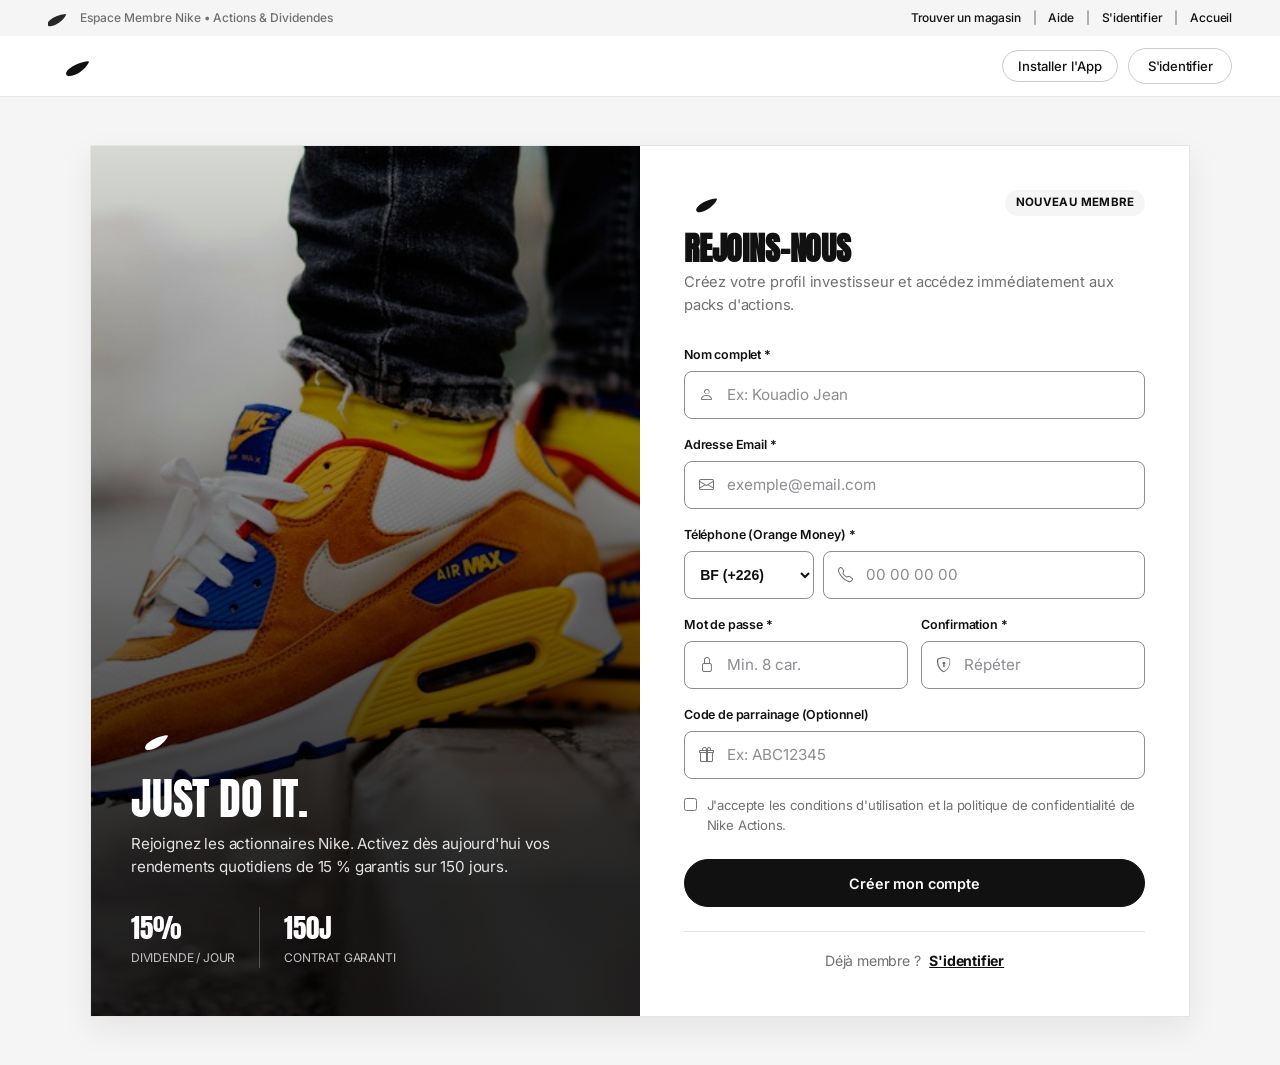
<file: register.html>
<!DOCTYPE html>
<html lang="fr">
<head>
  <meta charset="UTF-8">
  <meta name="viewport" content="width=device-width, initial-scale=1.0, maximum-scale=1.0, user-scalable=no, viewport-fit=cover">
  <meta name="theme-color" content="#ffffff">
  <meta name="mobile-web-app-capable" content="yes">
  <meta name="apple-mobile-web-app-capable" content="yes">
  <meta name="apple-mobile-web-app-status-bar-style" content="default">
  <meta name="apple-mobile-web-app-title" content="Nike Actions">
  <title>Rejoins-nous - Nike</title>
  <link rel="manifest" href="manifest.json">
  <link rel="apple-touch-icon" href="icons/icon-192.png">
  <link rel="stylesheet" href="https://cdn.jsdelivr.net/npm/bootstrap-icons@1.11.3/font/bootstrap-icons.min.css">
  <link rel="stylesheet" href="css/style.css">
  <link rel="icon" type="image/svg+xml" href="data:image/svg+xml,<svg xmlns='http://www.w3.org/2000/svg' viewBox='0 0 24 24'><path fill='%23111111' d='M24 7.635c-.156.408-.54 1.144-1.152 2.208-1.56 2.712-4.14 5.388-7.74 8.028-3.6 2.64-7.584 4.356-11.952 5.148-1.008.18-1.884.096-2.628-.252-.744-.348-1.224-.9-1.44-1.656-.216-.756-.096-1.596.36-2.52.456-.924 1.212-1.896 2.268-2.916 2.376-2.292 5.544-4.272 9.504-5.94 3.96-1.668 7.98-2.676 12.06-3.024.288.24.528.552.72.936z'/></svg>">
</head>
<body>

<!-- ===== NIKE TOPBAR ===== -->
<div class="nike-topbar">
  <div class="nike-topbar-inner">
    <div class="nike-topbar-left">
      <span class="nike-topbar-mark" aria-hidden="true">
        <svg viewBox="0 0 24 24" width="18" height="18" fill="currentColor">
          <path d="M24 7.635c-.156.408-.54 1.144-1.152 2.208-1.56 2.712-4.14 5.388-7.74 8.028-3.6 2.64-7.584 4.356-11.952 5.148-1.008.18-1.884.096-2.628-.252-.744-.348-1.224-.9-1.44-1.656-.216-.756-.096-1.596.36-2.52.456-.924 1.212-1.896 2.268-2.916 2.376-2.292 5.544-4.272 9.504-5.94 3.96-1.668 7.98-2.676 12.06-3.024.288.24.528.552.72.936z"/>
        </svg>
      </span>
      <span class="nike-topbar-slogan">Espace Membre Nike • Actions &amp; Dividendes</span>
    </div>
    <div class="nike-topbar-links">
      <a href="index.html#actions-pack">Trouver un magasin</a>
      <span class="sep">|</span>
      <a href="index.html#comment">Aide</a>
      <span class="sep">|</span>
      <a href="login.html">S'identifier</a>
      <span class="sep">|</span>
      <a href="index.html">Accueil</a>
    </div>
  </div>
</div>

<!-- ===== NAVBAR ===== -->
<nav class="navbar" style="border-bottom:1px solid var(--nike-gray-200);">
  <div class="navbar-inner">
    <a href="index.html" class="navbar-brand" aria-label="Nike Accueil">
      <svg class="nike-swoosh" viewBox="0 0 24 24" width="60" height="22" fill="currentColor">
        <path d="M24 7.635c-.156.408-.54 1.144-1.152 2.208-1.56 2.712-4.14 5.388-7.74 8.028-3.6 2.64-7.584 4.356-11.952 5.148-1.008.18-1.884.096-2.628-.252-.744-.348-1.224-.9-1.44-1.656-.216-.756-.096-1.596.36-2.52.456-.924 1.212-1.896 2.268-2.916 2.376-2.292 5.544-4.272 9.504-5.94 3.96-1.668 7.98-2.676 12.06-3.024.288.24.528.552.72.936z"/>
      </svg>
    </a>
    <div></div>
    <div class="nav-cta" style="display:flex;gap:0.65rem;">
      <button type="button" class="btn-outline-ryo btn-install-app" style="padding:0.42rem 0.95rem;font-size:0.82rem;display:none;">
        Installer l'App
      </button>
      <a href="login.html" class="btn-outline-ryo" style="padding:0.42rem 1.15rem;font-size:0.82rem;">
        S'identifier
      </a>
    </div>
  </div>
</nav>

<!-- ===== NIKE AUTH SPLIT SCREEN ===== -->
<div class="nike-auth-screen">
  <div class="nike-auth-container" style="max-width:1100px;">
    <!-- Visual Left Banner -->
    <div class="nike-auth-visual">
      <div class="nike-auth-visual-overlay"></div>
      <div class="nike-auth-visual-content">
        <svg viewBox="0 0 24 24" width="52" height="22" fill="#ffffff" style="margin-bottom:1.25rem;">
          <path d="M24 7.635c-.156.408-.54 1.144-1.152 2.208-1.56 2.712-4.14 5.388-7.74 8.028-3.6 2.64-7.584 4.356-11.952 5.148-1.008.18-1.884.096-2.628-.252-.744-.348-1.224-.9-1.44-1.656-.216-.756-.096-1.596.36-2.52.456-.924 1.212-1.896 2.268-2.916 2.376-2.292 5.544-4.272 9.504-5.94 3.96-1.668 7.98-2.676 12.06-3.024.288.24.528.552.72.936z"/>
        </svg>
        <div class="nike-auth-quote">JUST DO IT.</div>
        <p class="nike-auth-quote-sub">
          Rejoignez les actionnaires Nike. Activez dès aujourd'hui vos rendements quotidiens de 15 % garantis sur 150 jours.
        </p>
        <div style="display:flex;gap:1.5rem;margin-top:1.75rem;">
          <div>
            <div style="font-family:var(--font-display);font-size:1.7rem;color:#ffffff;">15%</div>
            <div style="font-size:0.75rem;color:rgba(255,255,255,0.75);text-transform:uppercase;">Dividende / jour</div>
          </div>
          <div style="width:1px;background:rgba(255,255,255,0.25);"></div>
          <div>
            <div style="font-family:var(--font-display);font-size:1.7rem;color:#ffffff;">150J</div>
            <div style="font-size:0.75rem;color:rgba(255,255,255,0.75);text-transform:uppercase;">Contrat Garanti</div>
          </div>
        </div>
      </div>
    </div>

    <!-- Form Right Wrap -->
    <div class="nike-auth-form-wrap" style="padding:2.75rem 2.75rem;">
      <div class="nike-auth-header">
        <div class="d-flex align-center justify-between mb-2">
          <svg viewBox="0 0 24 24" width="46" height="20" fill="#111111">
            <path d="M24 7.635c-.156.408-.54 1.144-1.152 2.208-1.56 2.712-4.14 5.388-7.74 8.028-3.6 2.64-7.584 4.356-11.952 5.148-1.008.18-1.884.096-2.628-.252-.744-.348-1.224-.9-1.44-1.656-.216-.756-.096-1.596.36-2.52.456-.924 1.212-1.896 2.268-2.916 2.376-2.292 5.544-4.272 9.504-5.94 3.96-1.668 7.98-2.676 12.06-3.024.288.24.528.552.72.936z"/>
          </svg>
          <span class="badge badge-info">Nouveau Membre</span>
        </div>
        <h1>REJOINS-NOUS</h1>
        <p>Créez votre profil investisseur et accédez immédiatement aux packs d'actions.</p>
      </div>

      <div id="alertContainer"></div>

      <form id="registerForm" novalidate>
        <div class="form-group mb-2">
          <label class="form-label" for="username">Nom complet *</label>
          <div class="form-control-icon">
            <span class="icon"><i class="bi bi-person"></i></span>
            <input type="text" id="username" class="form-control" placeholder="Ex: Kouadio Jean" required autocomplete="name">
          </div>
        </div>

        <div class="form-group mb-2">
          <label class="form-label" for="email">Adresse Email *</label>
          <div class="form-control-icon">
            <span class="icon"><i class="bi bi-envelope"></i></span>
            <input type="email" id="email" class="form-control" placeholder="exemple@email.com" required autocomplete="email">
          </div>
        </div>

        <div class="form-group mb-2">
          <label class="form-label" for="phone">Téléphone (Orange Money) *</label>
          <div class="phone-input-group">
            <select id="phoneCode" class="phone-code-select" aria-label="Indicatif pays">
              <option value="+226" selected>BF (+226)</option>
              <option value="+225">CI (+225)</option>
              <option value="+212">MA (+212)</option>
              <option value="+221">SN (+221)</option>
              <option value="+223">ML (+223)</option>
              <option value="+224">GN (+224)</option>
              <option value="+237">CM (+237)</option>
              <option value="+243">CD (+243)</option>
              <option value="+229">BJ (+229)</option>
              <option value="+228">TG (+228)</option>
              <option value="+227">NE (+227)</option>
              <option value="+241">GA (+241)</option>
              <option value="+242">CG (+242)</option>
              <option value="+235">TD (+235)</option>
              <option value="+236">CF (+236)</option>
              <option value="+261">MG (+261)</option>
              <option value="+216">TN (+216)</option>
              <option value="+213">DZ (+213)</option>
              <option value="+33">FR (+33)</option>
              <option value="+32">BE (+32)</option>
              <option value="+1">CA/US (+1)</option>
              <option value="other">Autre (+)</option>
            </select>
            <input type="text" id="customPhoneCode" class="form-control phone-code-custom hidden" placeholder="+Code" maxlength="6">
            <div class="form-control-icon">
              <span class="icon"><i class="bi bi-telephone"></i></span>
              <input type="tel" id="phone" class="form-control" placeholder="00 00 00 00" required autocomplete="tel">
            </div>
          </div>
        </div>

        <div style="display:grid;grid-template-columns:1fr 1fr;gap:0.8rem;" class="mb-2">
          <div class="form-group mb-0">
            <label class="form-label" for="password">Mot de passe *</label>
            <div class="form-control-icon">
              <span class="icon"><i class="bi bi-lock"></i></span>
              <input type="password" id="password" class="form-control" placeholder="Min. 8 car." minlength="8" maxlength="128" required autocomplete="new-password">
            </div>
          </div>
          <div class="form-group mb-0">
            <label class="form-label" for="confirmPassword">Confirmation *</label>
            <div class="form-control-icon">
              <span class="icon"><i class="bi bi-shield-lock"></i></span>
              <input type="password" id="confirmPassword" class="form-control" placeholder="Répéter" minlength="8" maxlength="128" required autocomplete="new-password">
            </div>
          </div>
        </div>

        <div class="form-group mb-2">
          <label class="form-label" for="referralCode">Code de parrainage (Optionnel)</label>
          <div class="form-control-icon">
            <span class="icon"><i class="bi bi-gift"></i></span>
            <input type="text" id="referralCode" class="form-control" placeholder="Ex: ABC12345" maxlength="20">
          </div>
        </div>

        <div class="form-group mb-3">
          <label style="display:flex;align-items:flex-start;gap:0.6rem;cursor:pointer;font-size:0.82rem;color:var(--nike-gray-500);">
            <input type="checkbox" id="acceptTerms" required style="margin-top:0.2rem;accent-color:var(--nike-black);">
            <span>J'accepte les conditions d'utilisation et la politique de confidentialité de Nike Actions.</span>
          </label>
        </div>

        <button type="submit" id="registerBtn" class="btn-nike-pill-black w-100" style="justify-content:center;padding:0.9rem;">
          Créer mon compte
        </button>
      </form>

      <div class="text-center mt-3" style="padding-top:1.1rem;border-top:1px solid var(--nike-gray-200);font-size:0.88rem;color:var(--nike-gray-500);">
        Déjà membre ? <a href="login.html" style="color:var(--nike-black);font-weight:700;text-decoration:underline;margin-left:0.3rem;">S'identifier</a>
      </div>
    </div>
  </div>
</div>

<script src="js/utils.js"></script>
<script src="js/auth.js"></script>
<script src="js/pwa.js"></script>
</body>
</html>
</file>
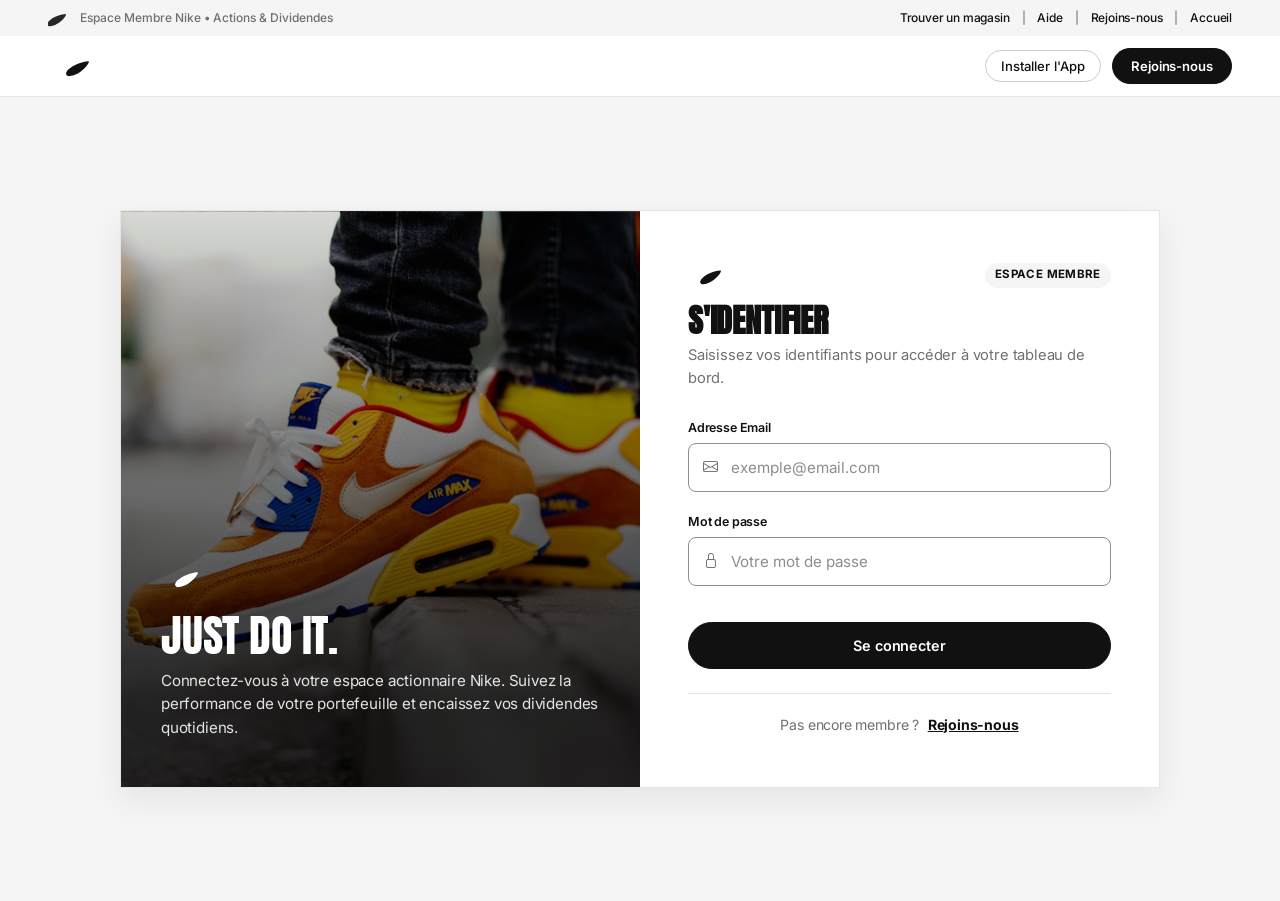
<file: vip-plans.html>
<!DOCTYPE html>
<html lang="fr">
<head>
  <meta charset="UTF-8">
  <meta name="viewport" content="width=device-width, initial-scale=1.0, maximum-scale=1.0, user-scalable=no, viewport-fit=cover">
  <meta name="theme-color" content="#ffffff">
  <meta name="mobile-web-app-capable" content="yes">
  <meta name="apple-mobile-web-app-capable" content="yes">
  <meta name="apple-mobile-web-app-status-bar-style" content="default">
  <meta name="apple-mobile-web-app-title" content="Nike Actions">
  <title>Actions &amp; Pack - Nike</title>
  <link rel="manifest" href="manifest.json">
  <link rel="apple-touch-icon" href="icons/icon-192.png">
  <link rel="stylesheet" href="https://cdn.jsdelivr.net/npm/bootstrap-icons@1.11.3/font/bootstrap-icons.min.css">
  <link rel="stylesheet" href="css/style.css">
  <link rel="stylesheet" href="css/dashboard.css">
  <link rel="icon" type="image/svg+xml" href="data:image/svg+xml,<svg xmlns='http://www.w3.org/2000/svg' viewBox='0 0 24 24'><path fill='%23111111' d='M24 7.635c-.156.408-.54 1.144-1.152 2.208-1.56 2.712-4.14 5.388-7.74 8.028-3.6 2.64-7.584 4.356-11.952 5.148-1.008.18-1.884.096-2.628-.252-.744-.348-1.224-.9-1.44-1.656-.216-.756-.096-1.596.36-2.52.456-.924 1.212-1.896 2.268-2.916 2.376-2.292 5.544-4.272 9.504-5.94 3.96-1.668 7.98-2.676 12.06-3.024.288.24.528.552.72.936z'/></svg>">
</head>
<body>

<div class="dashboard-wrapper">
  <div class="sidebar-overlay" id="sidebarOverlay"></div>

  <!-- ===== SIDEBAR ===== -->
  <aside class="sidebar" id="sidebar">
    <div class="sidebar-header">
      <a href="index.html" class="sidebar-logo">
        <svg class="nike-swoosh" viewBox="0 0 24 24" width="38" height="16" fill="currentColor">
          <path d="M24 7.635c-.156.408-.54 1.144-1.152 2.208-1.56 2.712-4.14 5.388-7.74 8.028-3.6 2.64-7.584 4.356-11.952 5.148-1.008.18-1.884.096-2.628-.252-.744-.348-1.224-.9-1.44-1.656-.216-.756-.096-1.596.36-2.52.456-.924 1.212-1.896 2.268-2.916 2.376-2.292 5.544-4.272 9.504-5.94 3.96-1.668 7.98-2.676 12.06-3.024.288.24.528.552.72.936z"/>
        </svg>
        <span>NIKE</span>
      </a>
      <button class="sidebar-toggle" id="sidebarToggle" aria-label="Fermer le menu"><i class="bi bi-x-lg"></i></button>
    </div>

    <div class="sidebar-user">
      <div class="user-avatar" id="sidebarUserAvatar">N</div>
      <div class="user-info">
        <div class="user-name" id="sidebarUserName">Actionnaire Nike</div>
        <div class="user-role">Portefeuille d'Actions</div>
      </div>
    </div>

    <nav class="sidebar-nav">
      <div class="nav-section-title">Menu Principal</div>
      <a href="dashboard.html" class="sidebar-nav-item">
        <span class="nav-icon"><i class="bi bi-speedometer2"></i></span>
        <span>Dashboard</span>
      </a>
      <a href="vip-plans.html" class="sidebar-nav-item active">
        <span class="nav-icon"><i class="bi bi-stack"></i></span>
        <span>Actions &amp; Pack</span>
      </a>
      <a href="withdraw.html" class="sidebar-nav-item">
        <span class="nav-icon"><i class="bi bi-cash-stack"></i></span>
        <span>Retraits</span>
      </a>
      <a href="referral.html" class="sidebar-nav-item">
        <span class="nav-icon"><i class="bi bi-people"></i></span>
        <span>Parrainage</span>
      </a>
      <a href="#" class="sidebar-nav-item btn-install-app" style="display:none;">
        <span class="nav-icon"><i class="bi bi-download"></i></span>
        <span>Installer l'App</span>
      </a>
      <a href="#" class="sidebar-nav-item logout logout-trigger">
        <span class="nav-icon"><i class="bi bi-box-arrow-left"></i></span>
        <span>Déconnexion</span>
      </a>
    </nav>

    <div class="sidebar-footer">© 2026 Nike Actions</div>
  </aside>

  <!-- ===== MAIN AREA ===== -->
  <div class="main-content">
    <header class="main-topbar">
      <div class="topbar-left">
        <button class="mobile-menu-btn" id="mobileMenuBtn" aria-label="Ouvrir le menu"><i class="bi bi-list"></i></button>
        <div>
          <div class="page-title">Actions &amp; Pack</div>
          <div class="page-breadcrumb">Sélectionnez votre palier d'actions et percevez 15 % / jour pendant 150 jours</div>
        </div>
      </div>

      <div class="topbar-right">
        <div class="topbar-balance">
          <span class="balance-label">Solde :</span>
          <span class="balance-value" id="topbarBalance">0 FCFA</span>
        </div>
      </div>
    </header>

    <main class="main-body">
      <div id="alertContainer"></div>

      <!-- ===== NIKE PROMO BANNER ===== -->
      <div class="mb-4" style="background:var(--nike-black);color:var(--nike-white);border-radius:var(--radius-lg);padding:2.2rem 2.5rem;display:flex;align-items:center;justify-content:space-between;flex-wrap:wrap;gap:1.5rem;">
        <div style="max-width:580px;">
          <div style="font-size:0.75rem;font-weight:700;text-transform:uppercase;letter-spacing:0.08em;color:#a1a1a6;margin-bottom:0.45rem;">
            Index Officiel • Rendement 15% / 24h
          </div>
          <h1 style="font-family:var(--font-display);font-size:clamp(1.75rem,3.2vw,2.35rem);text-transform:uppercase;line-height:1;margin-bottom:0.55rem;color:#ffffff;">
            ACQUIÉREZ VOS ACTIONS NIKE
          </h1>
          <p style="color:#cccccc;font-size:0.92rem;line-height:1.55;">
            Chaque pack d'actions génère un dividende quotidien de 15 % crédité chaque 24 heures pendant 150 jours. Retrait disponible du lundi au vendredi (07h–21h) via Orange Money.
          </p>
        </div>
        <div>
          <a href="withdraw.html" class="btn-nike-pill-white" style="padding:0.65rem 1.4rem;font-size:0.85rem;">
            Mes Retraits
          </a>
        </div>
      </div>

      <!-- ===== BARÈME ACTIONS & PACK (EDITORIAL MATRIX) ===== -->
      <div class="mb-4">
        <div class="ap-editorial-head" style="margin-bottom:1rem;">
          <div>
            <div class="ap-editorial-eyebrow">Barème Détaillé</div>
            <h2 style="font-family:var(--font-body);font-size:1.25rem;font-weight:700;color:var(--nike-black);">Tableau Actions &amp; Pack</h2>
          </div>
        </div>

        <div class="vip-table-container">
          <table class="table-vip" id="memberVipTable">
            <thead>
              <tr>
                <th>Action &amp; Pack</th>
                <th>Prix d'achat</th>
                <th>Dividende / Jour</th>
                <th>Rendement Total (150j)</th>
                <th class="col-center">Durée</th>
                <th class="col-center">Rentabilité</th>
                <th class="col-right">Opération</th>
              </tr>
            </thead>
            <tbody id="memberVipTableBody">
              <!-- Rempli dynamiquement par vip.js -->
            </tbody>
          </table>
        </div>
      </div>

      <!-- ===== CATALOGUE VISUEL DES 10 ACTIONS ===== -->
      <div style="margin-bottom:1rem;">
        <div class="ap-editorial-eyebrow">Catalogue Éditions</div>
        <h2 style="font-family:var(--font-body);font-size:1.25rem;font-weight:700;color:var(--nike-black);margin-bottom:1rem;">Sélection par Pack</h2>
      </div>
      <div class="vip-grid mb-4" id="vipCardsGrid">
        <!-- Rempli dynamiquement par vip.js -->
      </div>

      <!-- ===== HISTORIQUE DE MES ACHATS D'ACTIONS ===== -->
      <div class="dashboard-section mt-3">
        <div class="section-head">
          <div class="section-head-title">
            <span class="icon"><i class="bi bi-journal-check"></i></span>
            <span>Historique de mes actions détenues</span>
          </div>
        </div>
        <div class="section-body" style="padding:0;overflow-x:auto;">
          <table class="table-dashboard">
            <thead>
              <tr>
                <th>Action &amp; Pack</th>
                <th>Prix d'Achat</th>
                <th>Dividende / Jour</th>
                <th>Réf. Transaction</th>
                <th>Statut</th>
                <th>Date d'Achat</th>
              </tr>
            </thead>
            <tbody id="mySubscriptionsBody">
              <tr>
                <td colspan="6" class="text-center" style="padding:1.8rem;color:var(--nike-gray-500)">Chargement de vos actions...</td>
              </tr>
            </tbody>
          </table>
        </div>
      </div>
    </main>
  </div>
</div>

<!-- ===== MODAL D'ACHAT D'ACTION ===== -->
<div class="modal-overlay hidden" id="subscribeModal">
  <div class="modal-box">
    <div class="modal-header">
      <h3 class="modal-title" id="modalVipTitle">Acheter une Action</h3>
      <button class="modal-close" id="closeSubscribeModal" aria-label="Fermer"><i class="bi bi-x-lg"></i></button>
    </div>

    <div style="display:grid;grid-template-columns:1fr 1fr;gap:0.8rem;margin-bottom:1.2rem;background:var(--nike-offwhite);border:1px solid var(--nike-gray-200);padding:1rem;border-radius:var(--radius);">
      <div>
        <div style="font-size:0.72rem;color:var(--nike-gray-500);font-weight:600;text-transform:uppercase;">Dividende quotidien</div>
        <div id="modalDaily" style="font-size:1.15rem;font-weight:800;color:var(--nike-black)">0 FCFA</div>
      </div>
      <div>
        <div style="font-size:0.72rem;color:var(--nike-gray-500);font-weight:600;text-transform:uppercase;">Rendement total (150j)</div>
        <div id="modalTotal" style="font-size:1.15rem;font-weight:800;color:var(--nike-green)">0 FCFA</div>
      </div>
    </div>

    <div class="mb-2">
      <div style="font-size:0.78rem;color:var(--nike-black);margin-bottom:0.45rem;font-weight:700;">Moyen de paiement officiel :</div>
      <div class="operator-tabs">
        <button type="button" class="operator-tab active-orange" id="tabOrangeMoney" onclick="selectPaymentOperator('orange_money')">
          <i class="bi bi-wallet2" style="color:#ff7900;"></i>
          <span>Orange Money</span>
        </button>
      </div>
    </div>

    <div class="info-box mb-3" id="modalInstructionsBox" style="background:var(--nike-offwhite);border:1px solid var(--nike-gray-200);color:var(--nike-black);padding:0.85rem 1rem;border-radius:var(--radius);font-size:0.86rem;">
      <div class="d-flex align-center gap-1">
        <i class="bi bi-info-circle"></i>
        <span>Effectuez votre paiement de <strong id="modalAmount">0 FCFA</strong> via Orange Money, puis saisissez le <strong>Trans ID</strong> reçu par SMS pour vérification automatique :</span>
      </div>
    </div>

    <div id="smsWaitNotice" class="hidden" style="background:#fff8e1;border:1px solid #ffb300;color:#664d03;padding:0.8rem 1rem;border-radius:var(--radius);font-size:0.82rem;margin-bottom:1rem;">
      <i class="bi bi-hourglass-split me-1"></i>
      <span id="smsWaitText">En attente de confirmation automatique par SMS Orange Money...</span>
    </div>

    <form id="confirmPaymentForm">
      <input type="hidden" id="selectedOperator" value="orange_money">
      <div class="form-group">
        <label class="form-label" for="paymentRef" id="paymentRefLabel">Trans ID (ID de transaction Orange Money) *</label>
        <input type="text" id="paymentRef" class="form-control" placeholder="Ex: PP261118.1315.A12345" required>
      </div>
      <div class="form-group">
        <label class="form-label" for="payerPhone">Votre numéro Orange Money utilisé (optionnel)</label>
        <input type="tel" id="payerPhone" class="form-control" placeholder="Ex: +226 00 00 00 00">
      </div>

      <button type="submit" id="confirmPaymentBtn" class="btn-nike-pill-black w-100" style="justify-content:center;padding:0.85rem;">
        Vérifier &amp; activer mon Action
      </button>
    </form>
  </div>
</div>

<script src="js/utils.js"></script>
<script src="js/vip.js"></script>
<script src="js/pwa.js"></script>
</body>
</html>
</file>
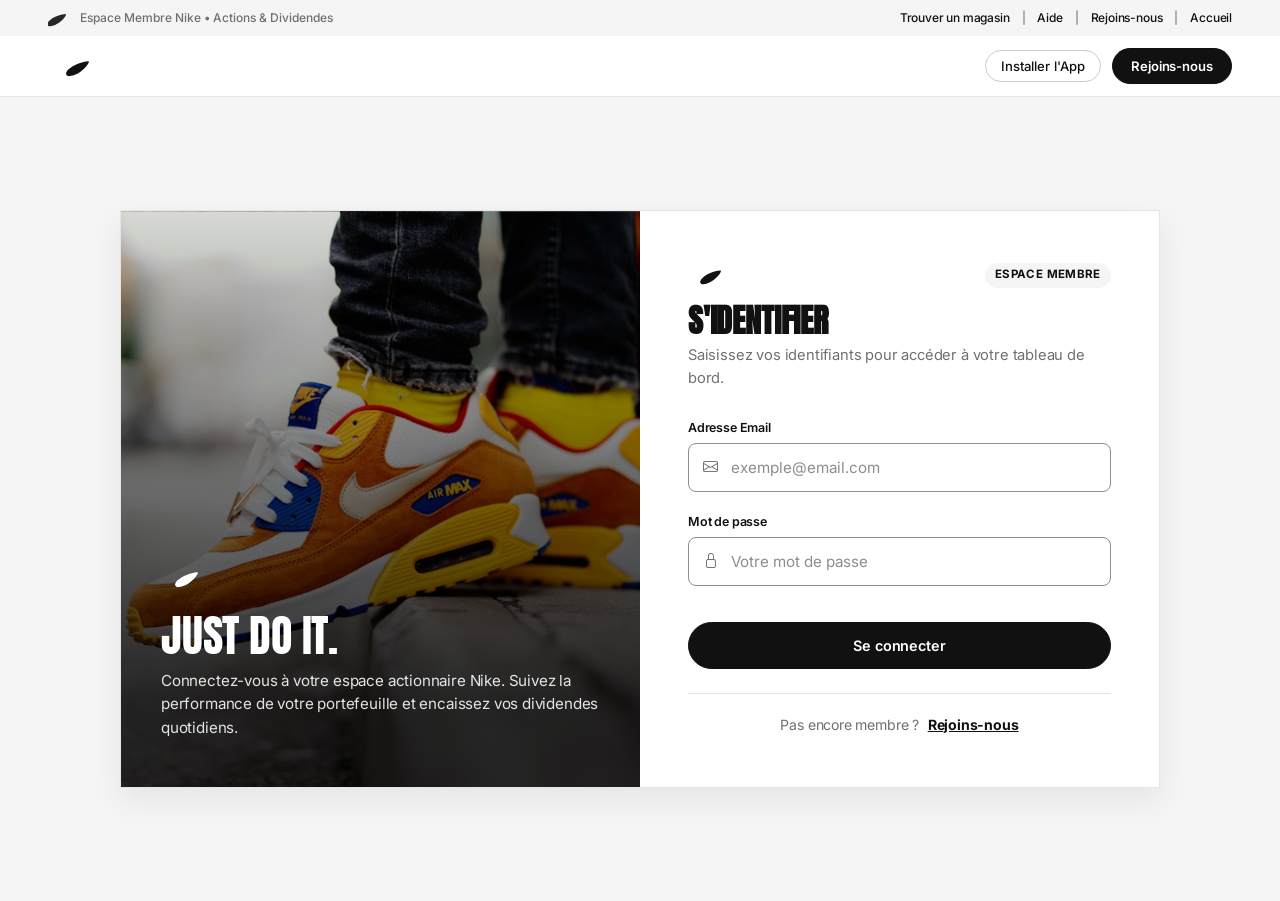
<file: withdraw.html>
<!DOCTYPE html>
<html lang="fr">
<head>
  <meta charset="UTF-8">
  <meta name="viewport" content="width=device-width, initial-scale=1.0, maximum-scale=1.0, user-scalable=no, viewport-fit=cover">
  <meta name="theme-color" content="#ffffff">
  <meta name="mobile-web-app-capable" content="yes">
  <meta name="apple-mobile-web-app-capable" content="yes">
  <meta name="apple-mobile-web-app-status-bar-style" content="default">
  <meta name="apple-mobile-web-app-title" content="Nike Actions">
  <title>Retraits - Nike</title>
  <link rel="manifest" href="manifest.json">
  <link rel="apple-touch-icon" href="icons/icon-192.png">
  <link rel="stylesheet" href="https://cdn.jsdelivr.net/npm/bootstrap-icons@1.11.3/font/bootstrap-icons.min.css">
  <link rel="stylesheet" href="css/style.css">
  <link rel="stylesheet" href="css/dashboard.css">
  <link rel="icon" type="image/svg+xml" href="data:image/svg+xml,<svg xmlns='http://www.w3.org/2000/svg' viewBox='0 0 24 24'><path fill='%23111111' d='M24 7.635c-.156.408-.54 1.144-1.152 2.208-1.56 2.712-4.14 5.388-7.74 8.028-3.6 2.64-7.584 4.356-11.952 5.148-1.008.18-1.884.096-2.628-.252-.744-.348-1.224-.9-1.44-1.656-.216-.756-.096-1.596.36-2.52.456-.924 1.212-1.896 2.268-2.916 2.376-2.292 5.544-4.272 9.504-5.94 3.96-1.668 7.98-2.676 12.06-3.024.288.24.528.552.72.936z'/></svg>">
</head>
<body>

<div class="dashboard-wrapper">
  <div class="sidebar-overlay" id="sidebarOverlay"></div>

  <!-- ===== SIDEBAR ===== -->
  <aside class="sidebar" id="sidebar">
    <div class="sidebar-header">
      <a href="index.html" class="sidebar-logo">
        <svg class="nike-swoosh" viewBox="0 0 24 24" width="38" height="16" fill="currentColor">
          <path d="M24 7.635c-.156.408-.54 1.144-1.152 2.208-1.56 2.712-4.14 5.388-7.74 8.028-3.6 2.64-7.584 4.356-11.952 5.148-1.008.18-1.884.096-2.628-.252-.744-.348-1.224-.9-1.44-1.656-.216-.756-.096-1.596.36-2.52.456-.924 1.212-1.896 2.268-2.916 2.376-2.292 5.544-4.272 9.504-5.94 3.96-1.668 7.98-2.676 12.06-3.024.288.24.528.552.72.936z"/>
        </svg>
        <span>NIKE</span>
      </a>
      <button class="sidebar-toggle" id="sidebarToggle" aria-label="Fermer le menu"><i class="bi bi-x-lg"></i></button>
    </div>

    <div class="sidebar-user">
      <div class="user-avatar" id="sidebarUserAvatar">N</div>
      <div class="user-info">
        <div class="user-name" id="sidebarUserName">Actionnaire Nike</div>
        <div class="user-role">Investisseur Actif</div>
      </div>
    </div>

    <nav class="sidebar-nav">
      <div class="nav-section-title">Menu Principal</div>
      <a href="dashboard.html" class="sidebar-nav-item">
        <span class="nav-icon"><i class="bi bi-speedometer2"></i></span>
        <span>Dashboard</span>
      </a>
      <a href="vip-plans.html" class="sidebar-nav-item">
        <span class="nav-icon"><i class="bi bi-stack"></i></span>
        <span>Actions &amp; Pack</span>
      </a>
      <a href="withdraw.html" class="sidebar-nav-item active">
        <span class="nav-icon"><i class="bi bi-cash-stack"></i></span>
        <span>Retraits</span>
      </a>
      <a href="referral.html" class="sidebar-nav-item">
        <span class="nav-icon"><i class="bi bi-people"></i></span>
        <span>Parrainage</span>
      </a>
      <a href="#" class="sidebar-nav-item btn-install-app" style="display:none;">
        <span class="nav-icon"><i class="bi bi-download"></i></span>
        <span>Installer l'App</span>
      </a>
      <a href="#" class="sidebar-nav-item logout logout-trigger">
        <span class="nav-icon"><i class="bi bi-box-arrow-left"></i></span>
        <span>Déconnexion</span>
      </a>
    </nav>

    <div class="sidebar-footer">© 2026 Nike Actions</div>
  </aside>

  <!-- ===== MAIN AREA ===== -->
  <div class="main-content">
    <header class="main-topbar">
      <div class="topbar-left">
        <button class="mobile-menu-btn" id="mobileMenuBtn" aria-label="Ouvrir le menu"><i class="bi bi-list"></i></button>
        <div>
          <div class="page-title">Retrait de fonds</div>
          <div class="page-breadcrumb">Transférez vos dividendes vers votre compte Orange Money</div>
        </div>
      </div>

      <div class="topbar-right">
        <div class="topbar-balance">
          <span class="balance-label">Solde :</span>
          <span class="balance-value" id="topbarBalance">0 FCFA</span>
        </div>
      </div>
    </header>

    <main class="main-body">
      <div id="alertContainer"></div>

      <div class="withdraw-container">
        <!-- FORMULAIRE DE RETRAIT -->
        <div class="dashboard-section">
          <div class="section-head">
            <div class="section-head-title">
              <span class="icon"><i class="bi bi-cash-stack"></i></span>
              <span>Demander un retrait</span>
            </div>
            <span class="badge badge-info">Lun – Ven · 07h – 21h</span>
          </div>

          <div class="section-body">
            <div class="card-ryo mb-3" style="background:var(--nike-offwhite);border:1px solid var(--nike-gray-200);padding:1.35rem;">
              <div style="font-size:0.72rem;color:var(--nike-gray-500);text-transform:uppercase;letter-spacing:0.06em;font-weight:700;">Solde disponible</div>
              <div id="availableBalanceDisplay" style="font-size:1.95rem;font-weight:800;color:var(--nike-black);margin-top:0.15rem;font-variant-numeric:tabular-nums;">0 FCFA</div>
              <div style="font-size:0.8rem;color:var(--nike-gray-500);margin-top:0.25rem;">Montant minimum : <strong style="color:var(--nike-black)">3 500 FCFA</strong> &middot; Commission : <strong style="color:var(--nike-black)">10%</strong></div>
            </div>

            <!-- CONDITIONS DE RETRAIT -->
            <div class="card-ryo mb-3" id="unlockConditionCard" style="padding:1rem 1.15rem;background:var(--nike-offwhite);border:1px solid var(--nike-gray-200);">
              <div style="display:flex;align-items:center;justify-content:space-between;gap:0.6rem;flex-wrap:wrap;margin-bottom:0.4rem;">
                <div style="font-weight:700;font-size:0.88rem;color:var(--nike-black);"><i class="bi bi-shield-check me-1"></i> Conditions de retrait</div>
                <span class="badge badge-warning" id="unlockStatusBadge">Vérification...</span>
              </div>
              <div style="font-size:0.8rem;color:var(--nike-gray-600);margin-bottom:0.55rem;" id="unlockStatusText">
                Revenus journaliers requis : vos gains quotidiens cumulés doivent atteindre votre capital initial.
              </div>
              <div class="progress-bar-ryo" style="margin-bottom:0.4rem;">
                <div class="progress-fill" id="unlockProgressBar" style="width:0%"></div>
              </div>
              <div style="display:flex;justify-content:space-between;flex-wrap:wrap;gap:0.4rem;font-size:0.76rem;color:var(--nike-gray-500);">
                <span>Revenus journaliers : <strong id="unlockProgressValue" style="color:var(--nike-black);">0 FCFA / 0 FCFA</strong></span>
                <span id="scheduleStatusText">Horaires : Lun – Ven, 07h00 – 21h00</span>
              </div>
            </div>

            <form id="withdrawForm" novalidate>
              <div class="form-group">
                <label class="form-label" for="withdrawAmount">Montant à retirer (FCFA) *</label>
                <div class="form-control-icon">
                  <span class="icon"><i class="bi bi-wallet2"></i></span>
                  <input type="number" id="withdrawAmount" class="form-control" min="3500" step="100" placeholder="Minimum 3 500 FCFA" required>
                </div>
                <div id="withdrawFeePreview" style="margin-top:0.55rem;padding:0.7rem 0.9rem;background:var(--nike-offwhite);border:1px solid var(--nike-gray-200);border-radius:8px;font-size:0.8rem;color:var(--nike-gray-500);display:flex;justify-content:space-between;flex-wrap:wrap;gap:0.5rem">
                  <span>Frais de retrait (10%) : <strong id="previewFeeAmount" class="text-danger">0 FCFA</strong></span>
                  <span>Net reçu : <strong id="previewNetAmount" style="color:var(--nike-green)">0 FCFA</strong></span>
                </div>
              </div>

              <!-- Opérateur officiel (Orange Money) -->
              <div class="form-group">
                <label class="form-label">Opérateur de réception *</label>
                <div class="operator-tabs">
                  <button type="button" class="operator-tab active-orange" id="withdrawTabOrange" onclick="selectWithdrawOperator('orange_money')">
                    <i class="bi bi-wallet2" style="color:#ff7900;"></i>
                    <span>Orange Money</span>
                  </button>
                </div>
                <input type="hidden" id="withdrawOperator" value="orange_money">
              </div>

              <div class="form-group">
                <label class="form-label" for="withdrawPhone" id="withdrawPhoneLabel">Numéro Orange Money destinataire *</label>
                <div class="phone-input-group">
                  <select id="withdrawPhoneCode" class="phone-code-select" aria-label="Indicatif pays">
                    <option value="+226" selected>BF (+226)</option>
                    <option value="+225">CI (+225)</option>
                    <option value="+212">MA (+212)</option>
                    <option value="+221">SN (+221)</option>
                    <option value="+223">ML (+223)</option>
                    <option value="+224">GN (+224)</option>
                    <option value="+237">CM (+237)</option>
                    <option value="+243">CD (+243)</option>
                    <option value="+229">BJ (+229)</option>
                    <option value="+228">TG (+228)</option>
                    <option value="+227">NE (+227)</option>
                    <option value="+241">GA (+241)</option>
                    <option value="+242">CG (+242)</option>
                    <option value="+235">TD (+235)</option>
                    <option value="+236">CF (+236)</option>
                    <option value="+261">MG (+261)</option>
                    <option value="+216">TN (+216)</option>
                    <option value="+213">DZ (+213)</option>
                    <option value="+33">FR (+33)</option>
                    <option value="+32">BE (+32)</option>
                    <option value="+1">CA/US (+1)</option>
                    <option value="other">Autre (+)</option>
                  </select>
                  <input type="text" id="withdrawCustomCode" class="form-control phone-code-custom hidden" placeholder="+Indicatif" maxlength="6">
                  <div class="form-control-icon">
                    <span class="icon"><i class="bi bi-telephone"></i></span>
                    <input type="tel" id="withdrawPhone" class="form-control" placeholder="00 00 00 00" required>
                  </div>
                </div>
              </div>

              <div class="info-box mb-3" style="background:var(--nike-offwhite);border:1px solid var(--nike-gray-200);color:var(--nike-gray-600);padding:0.85rem;border-radius:var(--radius);font-size:0.82rem;">
                <div class="d-flex align-center gap-1">
                  <i class="bi bi-clock-history"></i>
                  <span><strong>Horaires &amp; Conditions :</strong> Retraits ouverts du lundi au vendredi, de 07h00 à 21h00 (commission : 10%, minimum : 3 500 FCFA), lorsque vos revenus journaliers atteignent votre capital initial.</span>
                </div>
              </div>

              <button type="submit" id="withdrawSubmitBtn" class="btn-nike-pill-black w-100" style="justify-content:center;padding:0.9rem;">
                Confirmer ma demande de retrait
              </button>
            </form>
          </div>
        </div>

        <!-- HISTORIQUE DES RETRAITS -->
        <div class="dashboard-section">
          <div class="section-head">
            <div class="section-head-title">
              <span class="icon"><i class="bi bi-clock-history"></i></span>
              <span>Historique de mes retraits</span>
            </div>
          </div>

          <div class="section-body" style="padding:0;overflow-x:auto;">
            <table class="table-dashboard">
              <thead>
                <tr>
                  <th>Date</th>
                  <th>Montant</th>
                  <th>Opérateur &amp; Numéro</th>
                  <th>Statut</th>
                </tr>
              </thead>
              <tbody id="withdrawHistoryBody">
                <tr>
                  <td colspan="4" class="text-center" style="padding:2rem;color:var(--nike-gray-500)">Chargement...</td>
                </tr>
              </tbody>
            </table>
          </div>
        </div>
      </div>
    </main>
  </div>
</div>

<script src="js/utils.js"></script>
<script>
let currentBalance = 0;
let currentWithdrawOp = 'orange_money';
let currentEligibility = null;

function selectWithdrawOperator(op) {
  currentWithdrawOp = 'orange_money';
  const tabO = document.getElementById('withdrawTabOrange');
  const hiddenOp = document.getElementById('withdrawOperator');
  const phoneLabel = document.getElementById('withdrawPhoneLabel');

  if (hiddenOp) hiddenOp.value = currentWithdrawOp;
  if (tabO) tabO.className = 'operator-tab active-orange';
  if (phoneLabel) phoneLabel.textContent = 'Numéro Orange Money destinataire *';
}

function updateFeePreview() {
  const input = document.getElementById('withdrawAmount');
  const previewFee = document.getElementById('previewFeeAmount');
  const previewNet = document.getElementById('previewNetAmount');
  const raw = Number(input?.value || 0);

  if (raw >= 3500) {
    const fee = Math.round(raw * 0.10);
    const net = Math.max(0, raw - fee);
    if (previewFee) previewFee.textContent = formatCFA(fee);
    if (previewNet) previewNet.textContent = formatCFA(net);
  } else {
    if (previewFee) previewFee.textContent = '0 FCFA';
    if (previewNet) previewNet.textContent = '0 FCFA';
  }
}

function renderEligibilityUI(elig) {
  currentEligibility = elig || null;
  const card = document.getElementById('unlockConditionCard');
  const badge = document.getElementById('unlockStatusBadge');
  const textEl = document.getElementById('unlockStatusText');
  const bar = document.getElementById('unlockProgressBar');
  const progVal = document.getElementById('unlockProgressValue');
  const schedEl = document.getElementById('scheduleStatusText');
  const btn = document.getElementById('withdrawSubmitBtn');

  if (!elig) return;

  const invested = Number(elig.total_invested || 0);
  const dailyTotal = Number(elig.total_daily_earnings || 0);
  const pct = Number(elig.progress_percent || 0);
  const remaining = Number(elig.remaining_to_unlock || 0);
  const earningsOk = Boolean(elig.earnings_unlocked);
  const schedOk = Boolean(elig.schedule_open);
  const canWithdraw = Boolean(elig.can_withdraw);

  if (bar) bar.style.width = `${pct}%`;
  if (progVal) progVal.textContent = `${formatCFA(dailyTotal)} / ${formatCFA(invested)} (${pct}%)`;
  if (schedEl) {
    schedEl.innerHTML = schedOk
      ? '<span style="color:var(--nike-green);font-weight:700;">Guichet ouvert (Lun – Ven, 07h–21h)</span>'
      : '<span style="color:var(--nike-accent);font-weight:700;">Guichet fermé (Lun – Ven, 07h–21h)</span>';
  }

  if (canWithdraw) {
    if (card) {
      card.style.background = 'var(--nike-green-soft)';
      card.style.borderColor = 'rgba(0,125,72,0.25)';
    }
    if (badge) {
      badge.className = 'badge badge-success';
      badge.textContent = 'Retraits Ouverts';
    }
    if (textEl) {
      textEl.innerHTML = 'Vos revenus journaliers ont atteint votre capital initial. Vous pouvez retirer dès <strong>3 500 FCFA</strong> (frais : <strong>10%</strong>).';
    }
    if (btn) btn.disabled = false;
  } else {
    if (card) {
      card.style.background = 'var(--nike-offwhite)';
      card.style.borderColor = 'var(--nike-gray-200)';
    }
    if (badge) {
      badge.className = 'badge badge-warning';
      badge.textContent = !earningsOk ? 'Seuil non atteint' : 'Hors horaires';
    }
    if (textEl) {
      if (!elig.has_investment) {
        textEl.innerHTML = 'Vous devez d\'abord acheter au moins une Action et cumuler des revenus journaliers égaux à votre capital initial.';
      } else if (!earningsOk) {
        textEl.innerHTML = `Encore <strong>${formatCFA(remaining)}</strong> de revenus journaliers nécessaires pour atteindre votre capital initial (${formatCFA(invested)}).`;
      } else {
        textEl.innerHTML = 'Capital initial atteint, mais les retraits sont uniquement autorisés du <strong>lundi au vendredi, de 07h00 à 21h00</strong>.';
      }
    }
    if (btn) btn.disabled = true;
  }
}

document.addEventListener('DOMContentLoaded', async () => {
  if (!requireAuth()) return;
  initDashboardLayout();

  const codeSelect = document.getElementById('withdrawPhoneCode');
  const customInput = document.getElementById('withdrawCustomCode');
  if (codeSelect && customInput) {
    codeSelect.addEventListener('change', () => {
      if (codeSelect.value === 'other') {
        customInput.classList.remove('hidden');
        customInput.focus();
      } else {
        customInput.classList.add('hidden');
        customInput.value = '';
      }
    });
  }

  const amtInput = document.getElementById('withdrawAmount');
  if (amtInput) amtInput.addEventListener('input', updateFeePreview);

  const withdrawForm = document.getElementById('withdrawForm');
  if (withdrawForm) withdrawForm.addEventListener('submit', handleWithdrawRequest);

  await Promise.all([loadBalance(), loadWithdrawHistory()]);
});

async function loadBalance() {
  try {
    const [balRes, eligRes] = await Promise.all([
      apiCall('/api/user/balance'),
      apiCall('/api/withdraw/eligibility').catch(() => null)
    ]);
    currentBalance = Number(balRes.balance ?? 0);
    document.getElementById('topbarBalance').textContent = formatCFA(currentBalance);
    document.getElementById('availableBalanceDisplay').textContent = formatCFA(currentBalance);
    renderEligibilityUI(eligRes || balRes.eligibility || balRes);
  } catch (err) {
    try {
      const dash = await apiCall('/api/user/dashboard');
      currentBalance = Number(dash.balance ?? 0);
      document.getElementById('topbarBalance').textContent = formatCFA(currentBalance);
      document.getElementById('availableBalanceDisplay').textContent = formatCFA(currentBalance);
    } catch (e) {}
  }
}

async function handleWithdrawRequest(e) {
  e.preventDefault();
  const amount = Number(document.getElementById('withdrawAmount').value);
  const rawPhone = document.getElementById('withdrawPhone').value.trim();
  const operator = document.getElementById('withdrawOperator')?.value || currentWithdrawOp;
  const codeSel = document.getElementById('withdrawPhoneCode')?.value || '+226';
  const customCode = document.getElementById('withdrawCustomCode')?.value.trim() || '';
  const btn = document.getElementById('withdrawSubmitBtn');

  let dialCode = codeSel === 'other' ? customCode : codeSel;
  if (dialCode && !dialCode.startsWith('+')) dialCode = '+' + dialCode;
  if (!/^\+\d{1,4}$/.test(dialCode)) {
    showAlert('Veuillez choisir ou saisir un indicatif pays valide (ex: +226).', 'danger');
    return;
  }

  const cleanLocal = rawPhone.replace(/\s+/g, '');
  const phone = cleanLocal.startsWith('+') ? cleanLocal : `${dialCode}${cleanLocal}`;

  if (!amount || amount < 3500) {
    showAlert('Le montant minimum de retrait est de 3 500 FCFA.', 'danger');
    return;
  }

  if (currentEligibility && !currentEligibility.schedule_open) {
    showAlert('Les retraits sont uniquement autorisés du lundi au vendredi, de 07h00 à 21h00.', 'danger');
    return;
  }

  if (currentEligibility && !currentEligibility.earnings_unlocked) {
    showAlert('Vos revenus journaliers cumulés doivent atteindre votre capital initial avant de pouvoir retirer.', 'danger');
    return;
  }

  if (amount > currentBalance) {
    showAlert('Solde insuffisant pour effectuer ce retrait.', 'danger');
    return;
  }

  if (!cleanLocal || !/^\d{6,15}$/.test(cleanLocal.replace(/^\+\d{1,4}/, ''))) {
    showAlert('Veuillez renseigner un numéro Orange Money valide après l\'indicatif.', 'danger');
    return;
  }

  const orig = btn.innerHTML;
  btn.disabled = true;
  btn.innerHTML = '<span class="spinner"></span> Traitement...';

  try {
    await apiCall('/api/withdraw/request', 'POST', {
      amount,
      phone_number: phone,
      phone,
      payment_method: operator
    });

    showAlert('Demande de retrait enregistrée !', 'success');
    document.getElementById('withdrawForm').reset();
    updateFeePreview();
    await Promise.all([loadBalance(), loadWithdrawHistory()]);
  } catch (err) {
    showAlert(err.message || 'Erreur lors de la demande de retrait.', 'danger');
  } finally {
    btn.disabled = false;
    btn.innerHTML = orig;
  }
}

async function loadWithdrawHistory() {
  const tbody = document.getElementById('withdrawHistoryBody');
  try {
    const res = await apiCall('/api/withdraw/history');
    const list = Array.isArray(res) ? res : (res.withdrawals || []);

    if (list.length === 0) {
      tbody.innerHTML = `
        <tr>
          <td colspan="4" class="text-center" style="padding:2.2rem;color:var(--nike-gray-500)">
            Aucun retrait effectué pour le moment.
          </td>
        </tr>
      `;
      return;
    }

    const statusBadge = {
      pending: '<span class="badge badge-warning">En attente (24H)</span>',
      approved: '<span class="badge badge-success">Approuvé</span>',
      rejected: '<span class="badge badge-danger">Rejeté</span>'
    };

    tbody.innerHTML = list.map(w => {
      const opBadge = w.payment_method === 'moov_money'
        ? '<span class="badge badge-moov" style="margin-right:0.35rem;">Moov</span>'
        : '<span class="badge badge-orange" style="margin-right:0.35rem;">Orange</span>';

      const fee = w.fee_amount || Math.round(Number(w.amount || 0) * 0.10);
      const net = w.net_amount || (Number(w.amount || 0) - fee);
      const maskedNum = escHtml(maskAnonPhone(w.phone_number || w.phone || '-'));

      return `
        <tr>
          <td>${formatDate(w.created_at)}</td>
          <td>
            <div style="font-weight:700;color:var(--nike-black)">${formatCFA(w.amount)}</div>
            <div style="font-size:0.75rem;color:var(--nike-green)">Net : ${formatCFA(net)} <span style="color:var(--nike-gray-500)">(Frais 10% : ${formatCFA(fee)})</span></div>
          </td>
          <td>${opBadge}<span style="font-family:monospace;">${maskedNum}</span></td>
          <td>${statusBadge[w.status] || `<span class="badge badge-info">${escHtml(w.status)}</span>`}</td>
        </tr>
      `;
    }).join('');
  } catch (err) {
    tbody.innerHTML = `
      <tr>
        <td colspan="4" class="text-center text-danger" style="padding:1.5rem">
          Impossible de charger l'historique des retraits.
        </td>
      </tr>
    `;
  }
}
</script>
<script src="js/pwa.js"></script>
</body>
</html>
</file>
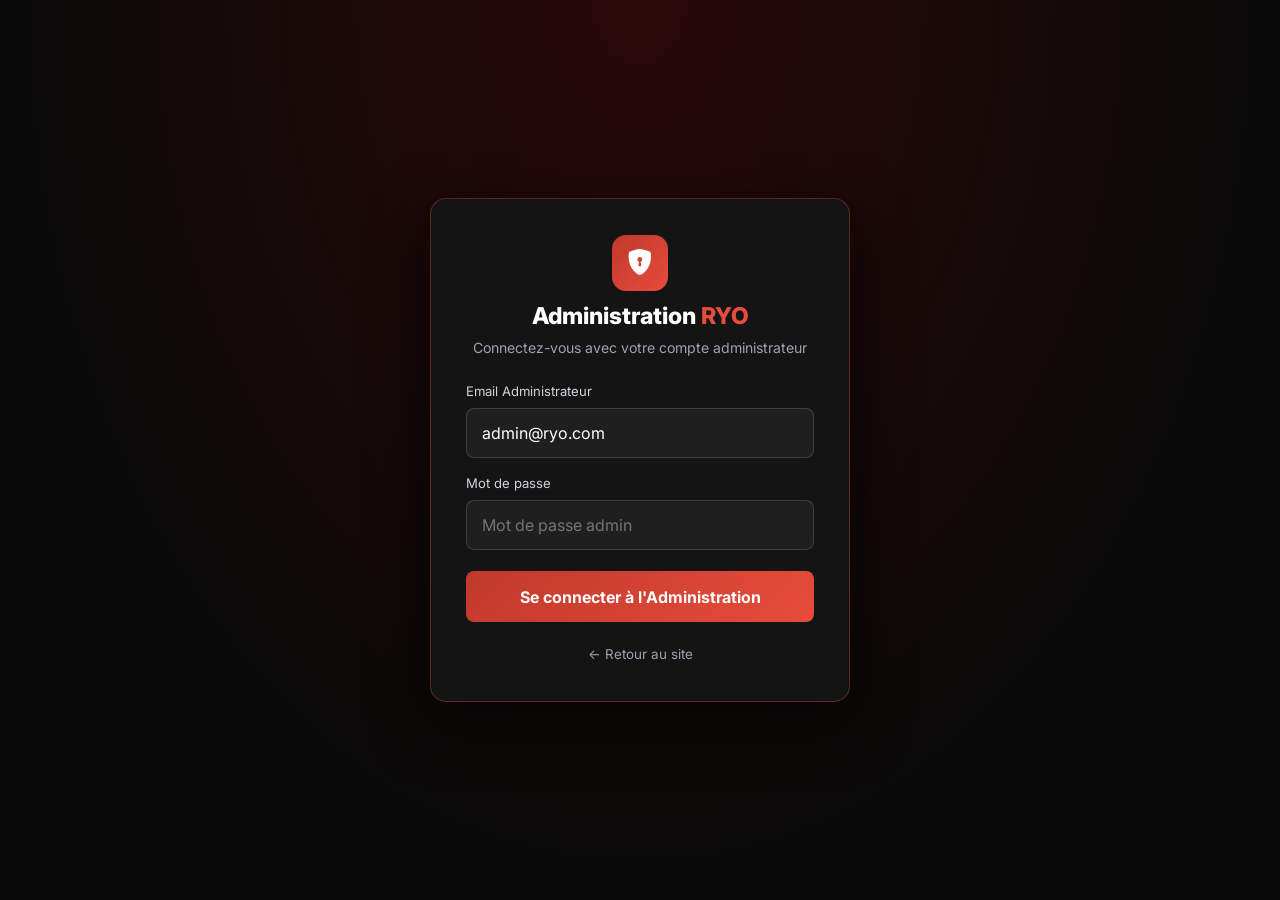
<file: admin/users.html>
<!DOCTYPE html>
<html lang="fr">
<head>
  <meta charset="UTF-8">
  <meta name="viewport" content="width=device-width, initial-scale=1.0, viewport-fit=cover">
  <meta name="theme-color" content="#0a0a0a">
  <meta name="mobile-web-app-capable" content="yes">
  <meta name="apple-mobile-web-app-capable" content="yes">
  <meta name="apple-mobile-web-app-status-bar-style" content="black-translucent">
  <meta name="apple-mobile-web-app-title" content="Nike Admin">
  <title>Nike Admin — Gestion Utilisateurs</title>
  <link rel="manifest" href="/manifest.json">
  <link rel="apple-touch-icon" href="/icons/icon-192.png">
  <link href="https://cdn.jsdelivr.net/npm/bootstrap@5.3.2/dist/css/bootstrap.min.css" rel="stylesheet">
  <link href="https://cdn.jsdelivr.net/npm/bootstrap-icons@1.11.3/font/bootstrap-icons.min.css" rel="stylesheet">
  <link href="css/admin.css" rel="stylesheet">
</head>
<body>

<div class="admin-wrapper">

  <!-- =================== SIDEBAR =================== -->
  <aside class="admin-sidebar" id="adminSidebar">
    <div class="sidebar-header">
      <a class="sidebar-brand" href="index.html">
        <svg class="nike-swoosh me-2" viewBox="0 0 24 24" width="28" height="15" fill="white">
          <path d="M24 7.635c-.156.408-.54 1.144-1.152 2.208-1.56 2.712-4.14 5.388-7.74 8.028-3.6 2.64-7.584 4.356-11.952 5.148-1.008.18-1.884.096-2.628-.252-.744-.348-1.224-.9-1.44-1.656-.216-.756-.096-1.596.36-2.52.456-.924 1.212-1.896 2.268-2.916 2.376-2.292 5.544-4.272 9.504-5.94 3.96-1.668 7.98-2.676 12.06-3.024.288.24.528.552.72.936z"/>
        </svg>
        <div class="brand-text">
          <span class="brand-name">NIKE</span>
          <span class="brand-subtitle">Administration</span>
        </div>
      </a>
      <div class="admin-badge-pill">
        <i class="bi bi-person-fill-gear"></i>
        <span>Super Admin</span>
      </div>
    </div>

    <nav class="sidebar-nav">
      <div class="nav-section-title">Principal</div>

      <a href="index.html" class="nav-link">
        <i class="bi bi-speedometer2"></i>
        <span>Dashboard</span>
      </a>

      <a href="users.html" class="nav-link active">
        <i class="bi bi-people-fill"></i>
        <span>Utilisateurs</span>
      </a>

      <div class="nav-section-title" style="margin-top:8px;">Transactions</div>

      <a href="index.html#pendingSubsSection" class="nav-link">
        <i class="bi bi-credit-card-fill"></i>
        <span>Souscriptions</span>
      </a>

      <a href="index.html#pendingWithdrawalsSection" class="nav-link">
        <i class="bi bi-cash-stack"></i>
        <span>Retraits</span>
        <span class="nav-badge" id="navWithdrawalBadge" style="display:none;">0</span>
      </a>

      <div class="nav-section-title" style="margin-top:8px;">Exports PHP / Excel</div>

      <a href="/php/export.php?type=users&key=ryo_admin_secret_key_2024" target="_blank" class="nav-link">
        <i class="bi bi-file-earmark-spreadsheet"></i>
        <span>Export Utilisateurs (CSV)</span>
      </a>

      <div class="nav-section-title" style="margin-top:8px;">Système</div>

      <a href="#" class="nav-link btn-install-app" style="color:var(--gold);">
        <i class="bi bi-download"></i>
        <span>Installer l'App PWA</span>
      </a>

      <a href="#" class="nav-link nav-link-logout" onclick="logout(); return false;">
        <i class="bi bi-box-arrow-left"></i>
        <span>Déconnexion</span>
      </a>
    </nav>

    <div class="sidebar-footer">
      <div class="admin-info">
        <div class="admin-avatar">
          <i class="bi bi-person-circle"></i>
        </div>
        <div>
          <div style="font-size:13px; font-weight:600; color:var(--text-primary);">Administrateur</div>
          <div class="admin-email" id="adminEmail">admin@ryo.com</div>
        </div>
      </div>
    </div>
  </aside>

  <!-- =================== MAIN =================== -->
  <main class="admin-main">

    <!-- TOPBAR -->
    <header class="admin-topbar">
      <div class="topbar-left">
        <button class="sidebar-toggle" onclick="toggleSidebar()">
          <i class="bi bi-list"></i>
        </button>
        <div>
          <div class="page-title">Gestion des Utilisateurs</div>
          <div class="page-subtitle">Liste et administration de tous les membres</div>
        </div>
      </div>
      <div class="topbar-right">
        <span class="last-refresh" id="lastRefreshTime">—</span>
        <button class="refresh-btn" id="refreshBtn">
          <i class="bi bi-arrow-clockwise"></i>
          <span>Actualiser</span>
        </button>
      </div>
    </header>

    <!-- CONTENT -->
    <div class="admin-content">

      <!-- USERS TABLE PANEL -->
      <div class="admin-section">

        <!-- Filter Bar -->
        <div class="filter-bar">
          <div class="search-input-wrapper">
            <i class="bi bi-search"></i>
            <input type="text" class="search-input" id="searchInput"
              placeholder="Rechercher par nom ou email..." autocomplete="off">
          </div>

          <select class="filter-select" id="filterStatus">
            <option value="">Tous les statuts</option>
            <option value="active">Actifs</option>
            <option value="inactive">Désactivés</option>
            <option value="vip">Avec Action active</option>
          </select>

          <div style="font-size:13px; color:var(--text-muted);">
            <span id="totalUsersInfo">0 utilisateurs</span>
          </div>
        </div>

        <!-- Section header -->
        <div class="section-header">
          <div class="section-title">
            <i class="bi bi-people-fill"></i>
            Utilisateurs
            <span class="section-count" id="usersCount">0</span>
          </div>
        </div>

        <!-- Table -->
        <div id="usersContainer">
          <div class="loading-spinner">
            <div class="spinner-ring"></div>
            <p>Chargement des utilisateurs...</p>
          </div>
        </div>

        <!-- Pagination -->
        <div class="pagination-wrapper" id="paginationWrapper" style="display:none;">
          <div class="pagination-info" id="paginationInfo">—</div>
          <div class="pagination-controls" id="paginationControls"></div>
        </div>

      </div>
    </div>
  </main>
</div>

<!-- =================== USER DETAIL MODAL =================== -->
<div class="modal fade" id="userDetailModal" tabindex="-1">
  <div class="modal-dialog modal-lg modal-dialog-scrollable modal-dialog-centered">
    <div class="modal-content">
      <div class="modal-header">
        <div style="display:flex;align-items:center;gap:14px;">
          <div class="user-avatar-sm" id="modalUserAvatar" style="width:44px;height:44px;font-size:18px;"></div>
          <div>
            <h5 class="modal-title" id="modalUserName">Utilisateur</h5>
            <div style="font-size:12px;color:var(--text-muted);" id="modalUserId">ID: —</div>
          </div>
        </div>
        <button type="button" class="btn-close" data-bs-dismiss="modal"></button>
      </div>
      <div class="modal-body">

        <!-- Tabs -->
        <div class="detail-tabs">
          <button class="detail-tab active" onclick="switchTab('tabInfo', this)">
            <i class="bi bi-person"></i> Infos
          </button>
          <button class="detail-tab" onclick="switchTab('tabSubs', this)">
            <i class="bi bi-credit-card"></i> Souscriptions
          </button>
          <button class="detail-tab" onclick="switchTab('tabTransactions', this)">
            <i class="bi bi-clock-history"></i> Transactions
          </button>
          <button class="detail-tab" onclick="switchTab('tabReferrals', this)">
            <i class="bi bi-people"></i> Filleuls
          </button>
        </div>

        <!-- Tab: Infos -->
        <div class="tab-panel active" id="tabInfo">
          <div class="detail-row"><div class="detail-label">Email</div><div class="detail-value" id="dEmail">—</div></div>
          <div class="detail-row"><div class="detail-label">Téléphone</div><div class="detail-value" id="dPhone">—</div></div>
          <div class="detail-row"><div class="detail-label">Solde</div><div class="detail-value" id="dBalance" style="color:var(--gold);font-weight:700;">—</div></div>
          <div class="detail-row"><div class="detail-label">Total Gagné</div><div class="detail-value" id="dTotalEarned">—</div></div>
          <div class="detail-row"><div class="detail-label">Code Parrainage</div><div class="detail-value" id="dReferralCode">—</div></div>
          <div class="detail-row"><div class="detail-label">Parrainé par</div><div class="detail-value" id="dReferredBy">—</div></div>
          <div class="detail-row"><div class="detail-label">Statut</div><div class="detail-value" id="dStatus">—</div></div>
          <div class="detail-row"><div class="detail-label">Admin</div><div class="detail-value" id="dIsAdmin">—</div></div>
          <div class="detail-row"><div class="detail-label">Inscription</div><div class="detail-value" id="dCreatedAt">—</div></div>
        </div>

        <!-- Tab: Souscriptions -->
        <div class="tab-panel" id="tabSubs">
          <div id="modalSubsContent">
            <div class="loading-spinner"><div class="spinner-ring"></div><p>Chargement...</p></div>
          </div>
        </div>

        <!-- Tab: Transactions -->
        <div class="tab-panel" id="tabTransactions">
          <div id="modalTransContent">
            <div class="loading-spinner"><div class="spinner-ring"></div><p>Chargement...</p></div>
          </div>
        </div>

        <!-- Tab: Filleuls -->
        <div class="tab-panel" id="tabReferrals">
          <div id="modalRefContent">
            <div class="loading-spinner"><div class="spinner-ring"></div><p>Chargement...</p></div>
          </div>
        </div>

      </div>
      <div class="modal-footer">
        <div id="modalToggleStatus"></div>
        <button type="button" class="btn btn-secondary" data-bs-dismiss="modal">Fermer</button>
      </div>
    </div>
  </div>
</div>

<!-- =================== SCRIPTS =================== -->
<script src="https://cdn.jsdelivr.net/npm/bootstrap@5.3.2/dist/js/bootstrap.bundle.min.js"></script>
<script src="js/admin.js"></script>
<script>
  // =================== STATE ===================
  let allUsers = [];
  let filteredUsers = [];
  let currentPage = 1;
  const PAGE_SIZE = 20;
  let currentUserId = null;

  // =================== INIT ===================
  document.addEventListener('DOMContentLoaded', async () => {
    if (!checkAdminAuth()) return;
    await loadUsers();
    setupRefreshButton(loadUsers);
    updateLastRefreshTime();

    // Search + filter
    document.getElementById('searchInput').addEventListener('input', debounce(applyFilters, 300));
    document.getElementById('filterStatus').addEventListener('change', applyFilters);
  });

  function debounce(fn, ms) {
    let t;
    return (...args) => { clearTimeout(t); t = setTimeout(() => fn(...args), ms); };
  }

  // =================== LOAD USERS ===================
  async function loadUsers() {
    const container = document.getElementById('usersContainer');
    container.innerHTML = `<div class="loading-spinner"><div class="spinner-ring"></div><p>Chargement...</p></div>`;

    try {
      const data = await apiCall('/admin/users?limit=500');
      allUsers = data.users || data || [];
      applyFilters();
      updateLastRefreshTime();
    } catch (err) {
      container.innerHTML = `
        <div class="empty-state">
          <i class="bi bi-exclamation-circle"></i>
          <p style="color:var(--danger);">Erreur: ${escHtml(err.message)}</p>
        </div>
      `;
    }
  }

  // =================== FILTERS ===================
  function applyFilters() {
    const search = document.getElementById('searchInput').value.trim().toLowerCase();
    const status = document.getElementById('filterStatus').value;

    filteredUsers = allUsers.filter(u => {
      const matchSearch = !search ||
        (u.username || '').toLowerCase().includes(search) ||
        (u.email || '').toLowerCase().includes(search) ||
        (u.phone || '').includes(search);

      let matchStatus = true;
      if (status === 'active') matchStatus = u.is_active == 1;
      else if (status === 'inactive') matchStatus = u.is_active == 0;
      else if (status === 'vip') matchStatus = u.has_active_vip || u.vip_status === 'active';

      return matchSearch && matchStatus;
    });

    currentPage = 1;
    renderUsers();
  }

  // =================== RENDER ===================
  function renderUsers() {
    const container = document.getElementById('usersContainer');
    const total = filteredUsers.length;

    document.getElementById('usersCount').textContent = total;
    document.getElementById('totalUsersInfo').textContent = `${total} utilisateur${total > 1 ? 's' : ''}`;

    if (!total) {
      container.innerHTML = `
        <div class="empty-state">
          <i class="bi bi-person-x"></i>
          <p>Aucun utilisateur trouvé</p>
        </div>
      `;
      document.getElementById('paginationWrapper').style.display = 'none';
      return;
    }

    const totalPages = Math.ceil(total / PAGE_SIZE);
    const start = (currentPage - 1) * PAGE_SIZE;
    const end = Math.min(start + PAGE_SIZE, total);
    const page = filteredUsers.slice(start, end);

    const rows = page.map(u => {
      const isActive = u.is_active == 1;
      const vipBadge = u.vip_level
        ? vipBadgeHtml(u.vip_level)
        : `<span style="color:var(--text-muted);font-size:12px;">Aucun</span>`;

      return `
        <tr style="cursor:pointer;" onclick="openUserDetail(${u.id})">
          <td style="font-family:monospace;font-size:12px;color:var(--text-muted);">#${u.id}</td>
          <td>
            <div class="user-cell">
              <div class="user-avatar-sm">${getInitials(u.username || u.email)}</div>
              <div>
                <div class="user-name">${escHtml(u.username || 'N/A')}</div>
              </div>
            </div>
          </td>
          <td style="font-size:13px;color:var(--text-secondary);">${escHtml(u.email || '—')}</td>
          <td style="font-size:13px;color:var(--text-secondary);">${escHtml(u.phone || '—')}</td>
          <td class="amount-cell">${formatCFA(u.balance)}</td>
          <td>${vipBadge}</td>
          <td>${isActive
            ? '<span class="status-badge badge-active">Actif</span>'
            : '<span class="status-badge badge-rejected">Désactivé</span>'
          }</td>
          <td class="date-cell">${formatDateShort(u.created_at)}</td>
          <td onclick="event.stopPropagation();">
            <button class="btn-action ${isActive ? 'btn-toggle-active' : 'btn-toggle-inactive'}"
              onclick="toggleUserStatus(${u.id}, ${isActive ? 0 : 1}, '${escHtml(u.username || u.email)}')">
              <i class="bi bi-${isActive ? 'slash-circle' : 'check-circle'}"></i>
              ${isActive ? 'Désactiver' : 'Activer'}
            </button>
          </td>
        </tr>
      `;
    }).join('');

    container.innerHTML = `
      <div class="table-wrapper">
        <table class="admin-table">
          <thead>
            <tr>
              <th>ID</th>
              <th>Nom</th>
              <th>Email</th>
              <th>Téléphone</th>
              <th>Solde</th>
              <th>Statut Action</th>
              <th>Statut</th>
              <th>Inscription</th>
              <th>Action</th>
            </tr>
          </thead>
          <tbody>${rows}</tbody>
        </table>
      </div>
    `;

    // Pagination
    renderPagination(total, totalPages, start, end);
  }

  function renderPagination(total, totalPages, start, end) {
    const wrapper = document.getElementById('paginationWrapper');
    wrapper.style.display = 'flex';

    document.getElementById('paginationInfo').textContent =
      `${start + 1}–${end} sur ${total} utilisateurs`;

    const controls = document.getElementById('paginationControls');
    let html = `
      <button class="page-btn" onclick="goToPage(${currentPage - 1})" ${currentPage <= 1 ? 'disabled' : ''}>
        <i class="bi bi-chevron-left"></i>
      </button>
    `;

    // Page numbers (max 5 visible)
    const half = 2;
    let startP = Math.max(1, currentPage - half);
    let endP = Math.min(totalPages, currentPage + half);
    if (endP - startP < 4) {
      startP = Math.max(1, endP - 4);
      endP = Math.min(totalPages, startP + 4);
    }

    if (startP > 1) html += `<button class="page-btn" onclick="goToPage(1)">1</button>`;
    if (startP > 2) html += `<span style="color:var(--text-muted);padding:0 4px;">…</span>`;

    for (let i = startP; i <= endP; i++) {
      html += `<button class="page-btn ${i === currentPage ? 'active' : ''}" onclick="goToPage(${i})">${i}</button>`;
    }

    if (endP < totalPages - 1) html += `<span style="color:var(--text-muted);padding:0 4px;">…</span>`;
    if (endP < totalPages) html += `<button class="page-btn" onclick="goToPage(${totalPages})">${totalPages}</button>`;

    html += `
      <button class="page-btn" onclick="goToPage(${currentPage + 1})" ${currentPage >= totalPages ? 'disabled' : ''}>
        <i class="bi bi-chevron-right"></i>
      </button>
    `;
    controls.innerHTML = html;
  }

  function goToPage(page) {
    const totalPages = Math.ceil(filteredUsers.length / PAGE_SIZE);
    if (page < 1 || page > totalPages) return;
    currentPage = page;
    renderUsers();
    window.scrollTo({ top: 0, behavior: 'smooth' });
  }

  // =================== USER DETAIL MODAL ===================
  async function openUserDetail(userId) {
    currentUserId = userId;
    const user = allUsers.find(u => u.id === userId);
    if (!user) return;

    // Fill basic info
    document.getElementById('modalUserAvatar').textContent = getInitials(user.username || user.email);
    document.getElementById('modalUserName').textContent = user.username || 'N/A';
    document.getElementById('modalUserId').textContent = `ID: ${user.id} · Membre depuis ${formatDateShort(user.created_at)}`;

    document.getElementById('dEmail').textContent = user.email || '—';
    document.getElementById('dPhone').textContent = user.phone || '—';
    document.getElementById('dBalance').textContent = formatCFA(user.balance);
    document.getElementById('dTotalEarned').textContent = formatCFA(user.total_earned);
    document.getElementById('dReferralCode').innerHTML = `<span class="ref-cell">${escHtml(user.referral_code || '—')}</span>`;
    document.getElementById('dReferredBy').textContent = user.referred_by || 'Aucun';
    document.getElementById('dStatus').innerHTML = user.is_active == 1
      ? '<span class="status-badge badge-active">Actif</span>'
      : '<span class="status-badge badge-rejected">Désactivé</span>';
    document.getElementById('dIsAdmin').innerHTML = user.is_admin == 1
      ? '<span class="status-badge badge-active">Oui (Admin)</span>'
      : '<span style="color:var(--text-muted)">Non</span>';
    document.getElementById('dCreatedAt').textContent = formatDate(user.created_at);

    // Reset tabs to info
    document.querySelectorAll('.tab-panel').forEach(p => p.classList.remove('active'));
    document.querySelectorAll('.detail-tab').forEach(t => t.classList.remove('active'));
    document.getElementById('tabInfo').classList.add('active');
    document.querySelectorAll('.detail-tab')[0].classList.add('active');

    // Toggle button in footer
    const isActive = user.is_active == 1;
    document.getElementById('modalToggleStatus').innerHTML = `
      <button class="btn-action ${isActive ? 'btn-toggle-active' : 'btn-toggle-inactive'}"
        onclick="toggleUserStatus(${user.id}, ${isActive ? 0 : 1}, '${escHtml(user.username || user.email)}')">
        <i class="bi bi-${isActive ? 'slash-circle' : 'check-circle'}"></i>
        ${isActive ? 'Désactiver ce compte' : 'Activer ce compte'}
      </button>
    `;

    // Load detail tabs lazily
    loadUserSubsTab(userId);
    loadUserTransTab(userId);
    loadUserRefTab(userId);

    // Show modal
    const modal = new bootstrap.Modal(document.getElementById('userDetailModal'));
    modal.show();
  }

  async function loadUserSubsTab(userId) {
    const container = document.getElementById('modalSubsContent');
    container.innerHTML = `<div class="loading-spinner"><div class="spinner-ring"></div><p>Chargement...</p></div>`;
    try {
      const data = await apiCall(`/admin/users/${userId}/subscriptions`);
      const subs = data.subscriptions || data || [];
      if (!subs.length) {
        container.innerHTML = `<div class="empty-state" style="padding:30px;"><i class="bi bi-credit-card"></i><p>Aucune souscription</p></div>`;
        return;
      }
      const rows = subs.map(s => `
        <tr>
          <td>${vipBadgeHtml(s.vip_level)}</td>
          <td class="amount-cell">${formatCFA(s.price)}</td>
          <td style="color:var(--success);font-size:13px;">${formatCFA(s.daily_revenue)}/j</td>
          <td>${statusBadgeHtml(s.status)}</td>
          <td style="font-size:12px;color:var(--text-muted);">${formatDateShort(s.start_date)} → ${formatDateShort(s.end_date)}</td>
        </tr>
      `).join('');
      container.innerHTML = `
        <div class="table-wrapper">
          <table class="mini-table">
            <thead><tr><th>Plan</th><th>Prix</th><th>Revenu/j</th><th>Statut</th><th>Période</th></tr></thead>
            <tbody>${rows}</tbody>
          </table>
        </div>
      `;
    } catch (err) {
      container.innerHTML = `<div class="empty-state" style="padding:30px; color:var(--danger);">${escHtml(err.message)}</div>`;
    }
  }

  async function loadUserTransTab(userId) {
    const container = document.getElementById('modalTransContent');
    container.innerHTML = `<div class="loading-spinner"><div class="spinner-ring"></div><p>Chargement...</p></div>`;
    try {
      const data = await apiCall(`/admin/users/${userId}/transactions?limit=20`);
      const txs = data.transactions || data || [];
      if (!txs.length) {
        container.innerHTML = `<div class="empty-state" style="padding:30px;"><i class="bi bi-clock-history"></i><p>Aucune transaction</p></div>`;
        return;
      }
      const typeColors = {
        deposit: 'var(--success)', withdrawal: 'var(--danger)',
        earning: 'var(--gold)', bonus: 'var(--info)', commission: 'var(--warning)'
      };
      const rows = txs.map(t => `
        <tr>
          <td style="font-size:12px;color:var(--text-muted);">${formatDate(t.created_at)}</td>
          <td style="font-size:12px;text-transform:capitalize;color:${typeColors[t.type] || 'var(--text-secondary)'};">${t.type}</td>
          <td style="font-weight:700;color:${t.amount > 0 ? 'var(--success)' : 'var(--danger)'};">
            ${t.amount > 0 ? '+' : ''}${formatCFA(t.amount)}
          </td>
          <td style="font-size:12px;color:var(--text-muted);">${escHtml(t.description || '—')}</td>
        </tr>
      `).join('');
      container.innerHTML = `
        <div class="table-wrapper">
          <table class="mini-table">
            <thead><tr><th>Date</th><th>Type</th><th>Montant</th><th>Description</th></tr></thead>
            <tbody>${rows}</tbody>
          </table>
        </div>
      `;
    } catch (err) {
      container.innerHTML = `<div class="empty-state" style="padding:30px; color:var(--danger);">${escHtml(err.message)}</div>`;
    }
  }

  async function loadUserRefTab(userId) {
    const container = document.getElementById('modalRefContent');
    container.innerHTML = `<div class="loading-spinner"><div class="spinner-ring"></div><p>Chargement...</p></div>`;
    try {
      const data = await apiCall(`/admin/users/${userId}/referrals`);
      const refs = data.referrals || data || [];
      if (!refs.length) {
        container.innerHTML = `<div class="empty-state" style="padding:30px;"><i class="bi bi-people"></i><p>Aucun filleul</p></div>`;
        return;
      }
      const rows = refs.map(r => `
        <tr>
          <td>
            <div class="user-cell">
              <div class="user-avatar-sm" style="width:28px;height:28px;font-size:11px;">${getInitials(r.username || r.email)}</div>
              <div class="user-name">${escHtml(r.username || r.email)}</div>
            </div>
          </td>
          <td style="font-size:12px;color:var(--text-muted);">${escHtml(r.email || '—')}</td>
          <td><span class="status-badge ${r.has_subscription ? 'badge-active' : 'badge-expired'}">${r.has_subscription ? 'Souscrit' : 'Inactif'}</span></td>
          <td class="date-cell">${formatDateShort(r.created_at)}</td>
        </tr>
      `).join('');
      container.innerHTML = `
        <div class="table-wrapper">
          <table class="mini-table">
            <thead><tr><th>Filleul</th><th>Email</th><th>Statut</th><th>Date</th></tr></thead>
            <tbody>${rows}</tbody>
          </table>
        </div>
      `;
    } catch (err) {
      container.innerHTML = `<div class="empty-state" style="padding:30px; color:var(--danger);">${escHtml(err.message)}</div>`;
    }
  }

  // =================== TAB SWITCH ===================
  function switchTab(tabId, btn) {
    document.querySelectorAll('.tab-panel').forEach(p => p.classList.remove('active'));
    document.querySelectorAll('.detail-tab').forEach(t => t.classList.remove('active'));
    document.getElementById(tabId)?.classList.add('active');
    btn.classList.add('active');
  }

  // =================== TOGGLE USER STATUS ===================
  async function toggleUserStatus(userId, newStatus, name) {
    const action = newStatus === 1 ? 'activer' : 'désactiver';
    confirmAction(
      `Êtes-vous sûr de vouloir <strong>${action}</strong> le compte de <strong>${escHtml(name)}</strong> ?`,
      async () => {
        try {
          await apiCall(`/admin/users/${userId}/status`, 'PUT', { is_active: newStatus });
          showToast('Succès', `Compte ${newStatus === 1 ? 'activé' : 'désactivé'} avec succès.`, 'success');

          // Update local state
          const user = allUsers.find(u => u.id === userId);
          if (user) user.is_active = newStatus;

          // Close modal if open
          const modal = bootstrap.Modal.getInstance(document.getElementById('userDetailModal'));
          if (modal) modal.hide();

          renderUsers();
        } catch (err) {
          showToast('Erreur', `Impossible de ${action} le compte: ` + err.message, 'error');
        }
      }
    );
  }
</script>
<script src="/js/pwa.js"></script>
</body>
</html>
</file>
<file: css/style.css>
/* ==========================================================================
   NIKE MAROC (nike.com/ma) INSPIRED DESIGN SYSTEM — NIKE ACTIONS
   Aesthetic: Athletic Editorial, Clean Architectural Contrast, Contemporary Sans
   Palette: Pure White (#FFFFFF), Light Neutral Gray (#F5F5F5), Pitch Black (#111111),
            Measured Accents (Nike Sportswear Crimson #D33918, Forest Yield #007D48)
   Typography: Inter / Helvetica Neue (UI & Body) + Anton / Oswald (Campaign Display)
   ========================================================================== */

@import url('https://fonts.googleapis.com/css2?family=Anton&family=Inter:wght@400;500;600;700;800&family=Oswald:wght@500;600;700&display=swap');

:root {
  /* Core Nike Maroc Palette */
  --nike-white: #ffffff;
  --nike-offwhite: #f5f5f5;
  --nike-surface: #fafafa;
  --nike-gray-100: #f5f5f5;
  --nike-gray-200: #e5e5e5;
  --nike-gray-300: #cacacb;
  --nike-gray-500: #707072;
  --nike-gray-600: #525255;
  --nike-black: #111111;
  --nike-pitch: #000000;
  --nike-dark-card: #181818;

  /* Measured Accents */
  --nike-accent: #d33918;
  --nike-accent-soft: #fff1ed;
  --nike-green: #007d48;
  --nike-green-soft: #eef7f2;
  --nike-warning: #c86400;
  --nike-warning-soft: #fff6eb;

  /* Legacy Variable Mappings for Compatibility */
  --nike-red: #d33918;
  --nike-red-hover: #b22c0f;
  --nike-silver: #707072;
  --nike-gray: #707072;
  --nike-card: #ffffff;
  --nike-border: #e5e5e5;
  --nike-border-hover: #111111;
  --red: #d33918;
  --red-light: #d33918;
  --dark: #ffffff;
  --dark2: #f5f5f5;
  --dark3: #eaeaea;
  --gold: #111111;
  --white: #111111;
  --silver: #707072;
  --gray: #707072;
  --success: #007d48;
  --warning: #c86400;
  --danger: #d33918;

  /* Layout & Geometry */
  --transition: all 0.2s cubic-bezier(0.16, 1, 0.3, 1);
  --shadow-sm: 0 2px 8px rgba(17, 17, 17, 0.04);
  --shadow: 0 12px 32px rgba(17, 17, 17, 0.07);
  --shadow-lg: 0 20px 48px rgba(17, 17, 17, 0.12);
  --radius-xs: 4px;
  --radius: 8px;
  --radius-lg: 12px;
  --radius-pill: 9999px;

  /* Typography */
  --font-display: 'Anton', 'Oswald', 'Helvetica Neue', Arial, sans-serif;
  --font-condensed: 'Oswald', 'Helvetica Neue', Arial, sans-serif;
  --font-body: 'Inter', 'Helvetica Neue', Helvetica, Arial, sans-serif;
}

/* ===== RESET & BASE ===== */
*, *::before, *::after {
  margin: 0;
  padding: 0;
  box-sizing: border-box;
}

html {
  scroll-behavior: smooth;
  font-size: 16px;
}

body {
  font-family: var(--font-body);
  background-color: var(--nike-white);
  color: var(--nike-black);
  line-height: 1.55;
  overflow-x: hidden;
  letter-spacing: -0.011em;
  -webkit-font-smoothing: antialiased;
  -moz-osx-font-smoothing: grayscale;
}

a {
  text-decoration: none;
  color: inherit;
  transition: var(--transition);
}

ul { list-style: none; }
img { max-width: 100%; height: auto; display: block; }

/* ===== SCROLLBAR ===== */
::-webkit-scrollbar { width: 6px; height: 6px; }
::-webkit-scrollbar-track { background: #f5f5f5; }
::-webkit-scrollbar-thumb { background: #c2c2c2; border-radius: 3px; }
::-webkit-scrollbar-thumb:hover { background: #888888; }

/* ==========================================================================
   1. NIKE TOP UTILITY BAR (Exact match to nike.com/ma screenshot)
   ========================================================================== */
.nike-topbar {
  background: var(--nike-offwhite);
  color: var(--nike-black);
  font-size: 0.75rem;
  line-height: 1;
  position: relative;
  z-index: 1002;
}

.nike-topbar-inner {
  max-width: 1440px;
  margin: 0 auto;
  padding: 0 3rem;
  height: 36px;
  display: flex;
  align-items: center;
  justify-content: space-between;
}

.nike-topbar-left {
  display: flex;
  align-items: center;
  gap: 0.85rem;
}

.nike-topbar-mark {
  display: inline-flex;
  align-items: center;
  color: var(--nike-black);
  opacity: 0.9;
}

.nike-topbar-slogan {
  font-size: 0.75rem;
  font-weight: 500;
  color: var(--nike-gray-500);
  letter-spacing: 0;
}

.nike-topbar-links {
  display: flex;
  align-items: center;
  gap: 0.75rem;
  font-size: 0.75rem;
  font-weight: 500;
  color: var(--nike-black);
  margin-left: auto;
}

.nike-topbar-links a {
  color: var(--nike-black);
  text-decoration: none;
  transition: color 0.15s ease;
  white-space: nowrap;
}

.nike-topbar-links a:hover {
  color: var(--nike-gray-500);
}

.nike-topbar-links .sep {
  color: var(--nike-black);
  font-weight: 400;
  opacity: 0.65;
  user-select: none;
}

/* ==========================================================================
   2. MAIN NAVBAR (Exact match to nike.com/ma screenshot)
   ========================================================================== */
.navbar {
  position: sticky;
  top: 0;
  left: 0;
  right: 0;
  z-index: 1000;
  background: var(--nike-white);
  border-bottom: 1px solid transparent;
  transition: background 0.2s ease, border-color 0.2s ease, box-shadow 0.2s ease;
}

.navbar.scrolled {
  background: rgba(255, 255, 255, 0.97);
  backdrop-filter: blur(10px);
  -webkit-backdrop-filter: blur(10px);
  border-bottom-color: var(--nike-gray-200);
}

.navbar-inner {
  display: grid;
  grid-template-columns: 1fr auto 1fr;
  align-items: center;
  height: 60px;
  padding: 0 3rem;
  max-width: 1440px;
  margin: 0 auto;
}

.navbar-brand {
  display: inline-flex;
  align-items: center;
  gap: 0.65rem;
  color: var(--nike-black);
  justify-self: start;
}

.nike-swoosh {
  display: block;
  fill: currentColor;
  transition: opacity 0.2s ease;
}

.navbar-brand:hover .nike-swoosh {
  opacity: 0.7;
}

.logo-ryo {
  font-family: var(--font-display);
  font-size: 1.5rem;
  font-weight: 400;
  letter-spacing: 1px;
  color: var(--nike-black);
  text-transform: uppercase;
  line-height: 1;
}

.nav-links {
  display: flex;
  align-items: center;
  justify-content: center;
  gap: 1.75rem;
}

.nav-links a {
  color: var(--nike-black);
  font-family: var(--font-body);
  font-size: 1rem;
  font-weight: 500;
  letter-spacing: -0.01em;
  text-transform: none;
  position: relative;
  padding: 1.1rem 0;
  white-space: nowrap;
}

.nav-links a::after {
  content: '';
  position: absolute;
  bottom: 0;
  left: 0;
  width: 0;
  height: 2px;
  background: var(--nike-black);
  transition: width 0.2s ease;
}

.nav-links a:hover::after,
.nav-links a.active::after {
  width: 100%;
}

.nav-cta {
  display: flex;
  align-items: center;
  justify-content: flex-end;
  gap: 0.6rem;
  justify-self: end;
}

/* Hamburger */
.hamburger {
  display: none;
  flex-direction: column;
  gap: 5px;
  cursor: pointer;
  padding: 8px;
  background: transparent;
  border: none;
  justify-self: end;
}

.hamburger span {
  display: block;
  width: 22px;
  height: 2px;
  background: var(--nike-black);
  transition: var(--transition);
}

.hamburger.active span:nth-child(1) { transform: rotate(45deg) translate(5px, 5px); }
.hamburger.active span:nth-child(2) { opacity: 0; }
.hamburger.active span:nth-child(3) { transform: rotate(-45deg) translate(5px, -5px); }

/* ==========================================================================
   3. NIKE PILL BUTTONS
   ========================================================================== */
.btn-nike-pill-white {
  display: inline-flex;
  align-items: center;
  justify-content: center;
  gap: 0.5rem;
  padding: 0.6rem 1.45rem;
  background: var(--nike-white);
  color: var(--nike-black);
  border: 1.5px solid var(--nike-white);
  border-radius: var(--radius-pill);
  font-family: var(--font-body);
  font-size: 0.9375rem;
  font-weight: 500;
  letter-spacing: -0.01em;
  cursor: pointer;
  transition: var(--transition);
  text-decoration: none;
  white-space: nowrap;
}

.btn-nike-pill-white:hover {
  background: #e5e5e5;
  border-color: #e5e5e5;
  color: var(--nike-black);
}

.btn-nike-pill-black,
.btn-ryo,
.btn-nike {
  display: inline-flex;
  align-items: center;
  justify-content: center;
  gap: 0.5rem;
  padding: 0.65rem 1.5rem;
  background: var(--nike-black);
  color: var(--nike-white);
  border: 1.5px solid var(--nike-black);
  border-radius: var(--radius-pill);
  font-family: var(--font-body);
  font-size: 0.9rem;
  font-weight: 600;
  letter-spacing: -0.01em;
  cursor: pointer;
  transition: var(--transition);
  text-decoration: none;
  white-space: nowrap;
}

.btn-nike-pill-black:hover,
.btn-ryo:hover,
.btn-nike:hover {
  background: #333333;
  border-color: #333333;
  color: var(--nike-white);
}

.btn-outline-ryo,
.btn-nike-pill-outline {
  display: inline-flex;
  align-items: center;
  justify-content: center;
  gap: 0.5rem;
  padding: 0.6rem 1.35rem;
  background: transparent;
  color: var(--nike-black);
  border: 1.5px solid #cccccc;
  border-radius: var(--radius-pill);
  font-family: var(--font-body);
  font-size: 0.9rem;
  font-weight: 500;
  cursor: pointer;
  transition: var(--transition);
  text-decoration: none;
  white-space: nowrap;
}

.btn-outline-ryo:hover,
.btn-nike-pill-outline:hover {
  border-color: var(--nike-black);
  background: rgba(17, 17, 17, 0.04);
  color: var(--nike-black);
}

.btn-nike-pill-outline-light {
  display: inline-flex;
  align-items: center;
  justify-content: center;
  gap: 0.5rem;
  padding: 0.6rem 1.45rem;
  background: rgba(17, 17, 17, 0.35);
  backdrop-filter: blur(6px);
  -webkit-backdrop-filter: blur(6px);
  color: var(--nike-white);
  border: 1.5px solid rgba(255, 255, 255, 0.55);
  border-radius: var(--radius-pill);
  font-family: var(--font-body);
  font-size: 0.9375rem;
  font-weight: 500;
  cursor: pointer;
  transition: var(--transition);
  text-decoration: none;
  white-space: nowrap;
}

.btn-nike-pill-outline-light:hover {
  background: var(--nike-white);
  color: var(--nike-black);
  border-color: var(--nike-white);
}

/* ==========================================================================
   4. HERO BANNER (Visual Reference Match: nike.com/ma)
   ========================================================================== */
.nike-hero-container {
  max-width: 1440px;
  margin: 0 auto;
  padding: 0 3rem;
  background: var(--nike-white);
}

.nike-hero-banner {
  position: relative;
  width: 100%;
  min-height: 620px;
  aspect-ratio: 16 / 7.2;
  background-color: #3f3460;
  background-image: url('../images/hero-vapormax.jpg');
  background-size: cover;
  background-position: center center;
  display: flex;
  align-items: flex-start;
  overflow: hidden;
  border-radius: 0;
}

.nike-hero-overlay {
  position: absolute;
  inset: 0;
  background: linear-gradient(
    90deg,
    rgba(38, 30, 64, 0.42) 0%,
    rgba(38, 30, 64, 0.14) 45%,
    rgba(0, 0, 0, 0) 75%
  );
  z-index: 1;
  pointer-events: none;
}

.nike-hero-content {
  position: relative;
  z-index: 2;
  padding: 2.2rem 3.5rem 3.5rem;
  max-width: 640px;
  color: var(--nike-white);
}

.nike-hero-eyebrow {
  display: block;
  font-family: var(--font-body);
  font-size: 1rem;
  font-weight: 500;
  color: var(--nike-white);
  margin-bottom: 1.25rem;
  letter-spacing: -0.01em;
}

.nike-hero-title {
  font-family: var(--font-display);
  font-size: clamp(3.2rem, 6.2vw, 5.1rem);
  font-weight: 400;
  line-height: 0.94;
  letter-spacing: 0.01em;
  text-transform: uppercase;
  color: var(--nike-white);
  margin-bottom: 1.35rem;
}

.nike-hero-title span {
  display: block;
}

.nike-hero-subtitle {
  font-family: var(--font-body);
  font-size: 1.05rem;
  font-weight: 400;
  color: var(--nike-white);
  line-height: 1.5;
  margin-bottom: 1.65rem;
  max-width: 500px;
}

.nike-hero-buttons {
  display: flex;
  align-items: center;
  gap: 0.75rem;
  flex-wrap: wrap;
}

/* ==========================================================================
   5. EDITORIAL SECTIONS & CONTAINERS
   ========================================================================== */
section {
  padding: 4.5rem 0;
}

.container {
  max-width: 1440px;
  margin: 0 auto;
  padding: 0 3rem;
}

.container-sm {
  max-width: 880px;
  margin: 0 auto;
  padding: 0 2rem;
}

.section-header {
  margin-bottom: 2.5rem;
}

.section-header-split {
  display: flex;
  align-items: flex-end;
  justify-content: space-between;
  gap: 1.5rem;
  flex-wrap: wrap;
  margin-bottom: 2.25rem;
}

.section-label {
  display: inline-block;
  font-family: var(--font-body);
  font-size: 0.75rem;
  font-weight: 700;
  letter-spacing: 0.08em;
  text-transform: uppercase;
  color: var(--nike-gray-500);
  margin-bottom: 0.4rem;
}

.section-title {
  font-family: var(--font-display);
  font-size: clamp(1.9rem, 3.5vw, 2.75rem);
  font-weight: 400;
  line-height: 1;
  letter-spacing: 0.01em;
  text-transform: uppercase;
  color: var(--nike-black);
  margin-bottom: 0.5rem;
}

.section-desc {
  color: var(--nike-gray-500);
  font-size: 0.98rem;
  max-width: 580px;
  line-height: 1.55;
}

/* ==========================================================================
   6. STATS STRIP (Minimal Architectural Metrics Bar)
   ========================================================================== */
.stats-section {
  background: var(--nike-white);
  border-bottom: 1px solid var(--nike-gray-200);
  padding: 2.5rem 0;
}

.stats-grid {
  display: grid;
  grid-template-columns: repeat(4, 1fr);
  gap: 1.5rem;
}

.stat-item {
  padding: 0.5rem 1.25rem;
  border-left: 2px solid var(--nike-black);
}

.stat-number {
  font-family: var(--font-display);
  font-size: clamp(1.9rem, 3.2vw, 2.6rem);
  font-weight: 400;
  color: var(--nike-black);
  line-height: 1;
  margin-bottom: 0.35rem;
  display: block;
}

.stat-label {
  color: var(--nike-gray-500);
  font-size: 0.8rem;
  font-weight: 500;
}

/* ==========================================================================
   7. NIKE PRODUCT CARDS (Clean #F5F5F5 Sneaker Tiles like nike.com/ma)
   ========================================================================== */
.nike-products-section {
  padding: 4.5rem 0;
  background: var(--nike-white);
}

.nike-products-header {
  display: flex;
  align-items: flex-end;
  justify-content: space-between;
  margin-bottom: 2rem;
  flex-wrap: wrap;
  gap: 1.25rem;
}

.nike-products-title-group h2 {
  font-family: var(--font-body);
  font-size: 1.5rem;
  font-weight: 600;
  letter-spacing: -0.02em;
  color: var(--nike-black);
  margin-bottom: 0.25rem;
}

.nike-products-title-group p {
  color: var(--nike-gray-500);
  font-size: 0.95rem;
}

.nike-grid-cards {
  display: grid;
  grid-template-columns: repeat(auto-fill, minmax(265px, 1fr));
  gap: 1.5rem 1rem;
}

.nike-product-card {
  background: var(--nike-white);
  display: flex;
  flex-direction: column;
  transition: var(--transition);
  cursor: pointer;
}

.nike-product-thumb {
  position: relative;
  background: var(--nike-offwhite);
  aspect-ratio: 1 / 1;
  overflow: hidden;
  margin-bottom: 0.85rem;
}

.nike-product-thumb img {
  width: 100%;
  height: 100%;
  object-fit: cover;
  transition: transform 0.45s cubic-bezier(0.16, 1, 0.3, 1);
}

.nike-product-card:hover .nike-product-thumb img {
  transform: scale(1.04);
}

.nike-card-badge {
  position: absolute;
  top: 12px;
  left: 12px;
  background: var(--nike-white);
  color: var(--nike-black);
  font-size: 0.72rem;
  font-weight: 600;
  padding: 0.28rem 0.65rem;
  border-radius: var(--radius-xs);
  z-index: 2;
}

.nike-card-badge-red {
  background: var(--nike-black);
  color: var(--nike-white);
}

.nike-card-body {
  display: flex;
  flex-direction: column;
  flex: 1;
  padding: 0 0.15rem;
}

.nike-card-status {
  font-size: 0.82rem;
  font-weight: 600;
  color: var(--nike-accent);
  margin-bottom: 0.15rem;
}

.nike-card-title {
  font-family: var(--font-body);
  font-size: 1rem;
  font-weight: 600;
  color: var(--nike-black);
  line-height: 1.3;
}

.nike-card-subtitle {
  font-size: 0.88rem;
  color: var(--nike-gray-500);
  margin-bottom: 0.65rem;
}

.nike-card-metrics {
  background: var(--nike-offwhite);
  border-radius: 6px;
  padding: 0.65rem 0.8rem;
  margin: 0.25rem 0 0.85rem;
  display: flex;
  justify-content: space-between;
  font-variant-numeric: tabular-nums;
}

.nike-metric-label {
  font-size: 0.7rem;
  color: var(--nike-gray-500);
  margin-bottom: 0.1rem;
}

.nike-metric-val {
  font-size: 0.85rem;
  font-weight: 700;
  color: var(--nike-black);
}

.nike-card-footer {
  margin-top: auto;
  display: flex;
  align-items: center;
  justify-content: space-between;
  padding-top: 0.4rem;
  border-top: 1px solid var(--nike-gray-200);
}

.nike-card-price {
  font-family: var(--font-body);
  font-size: 0.98rem;
  font-weight: 600;
  color: var(--nike-black);
  font-variant-numeric: tabular-nums;
}

.nike-card-btn {
  background: var(--nike-black);
  color: var(--nike-white);
  border: 1px solid var(--nike-black);
  border-radius: var(--radius-pill);
  padding: 0.42rem 1rem;
  font-size: 0.78rem;
  font-weight: 500;
  cursor: pointer;
  transition: var(--transition);
  text-decoration: none;
  display: inline-flex;
  align-items: center;
  gap: 0.35rem;
}

.nike-card-btn:hover {
  background: #333333;
  border-color: #333333;
  color: var(--nike-white);
}

/* ==========================================================================
   8. REDESIGNED « ACTIONS & PACK » EDITORIAL MATRIX
      Bespoke, High-Craft Architectural Index Table (Zero AI-template look)
   ========================================================================== */
.ap-section-wrap {
  margin-top: 4rem;
  padding-top: 3.5rem;
  border-top: 1px solid var(--nike-gray-200);
}

.ap-editorial-head {
  display: flex;
  align-items: flex-end;
  justify-content: space-between;
  gap: 1.5rem;
  flex-wrap: wrap;
  margin-bottom: 1.5rem;
}

.ap-editorial-eyebrow {
  display: inline-flex;
  align-items: center;
  gap: 0.5rem;
  font-size: 0.75rem;
  font-weight: 700;
  text-transform: uppercase;
  letter-spacing: 0.08em;
  color: var(--nike-gray-500);
  margin-bottom: 0.4rem;
}

.ap-editorial-eyebrow::before {
  content: '';
  display: inline-block;
  width: 8px;
  height: 8px;
  background: var(--nike-black);
}

.ap-editorial-title {
  font-family: var(--font-display);
  font-size: clamp(1.85rem, 3.2vw, 2.5rem);
  font-weight: 400;
  line-height: 1;
  text-transform: uppercase;
  color: var(--nike-black);
  letter-spacing: 0.01em;
}

.ap-filter-bar {
  display: inline-flex;
  align-items: center;
  background: var(--nike-offwhite);
  padding: 0.25rem;
  border-radius: var(--radius-pill);
  gap: 0.2rem;
  flex-wrap: wrap;
}

.ap-filter-btn {
  background: transparent;
  border: none;
  color: var(--nike-gray-500);
  font-family: var(--font-body);
  font-size: 0.8rem;
  font-weight: 600;
  padding: 0.45rem 1rem;
  border-radius: var(--radius-pill);
  cursor: pointer;
  transition: var(--transition);
  white-space: nowrap;
}

.ap-filter-btn:hover {
  color: var(--nike-black);
}

.ap-filter-btn.active {
  background: var(--nike-black);
  color: var(--nike-white);
}

/* Matrix Container */
.vip-table-container,
.table-vip-wrap {
  background: var(--nike-white);
  border: 1px solid var(--nike-gray-200);
  border-radius: var(--radius-lg);
  overflow-x: auto;
  box-shadow: var(--shadow-sm);
}

.table-vip {
  width: 100%;
  border-collapse: collapse;
  min-width: 920px;
  font-variant-numeric: tabular-nums;
}

.table-vip thead tr {
  background: var(--nike-offwhite);
  border-bottom: 1px solid var(--nike-gray-200);
}

.table-vip thead th {
  padding: 1rem 1.35rem;
  text-align: left;
  font-family: var(--font-body);
  font-size: 0.72rem;
  font-weight: 700;
  letter-spacing: 0.08em;
  color: var(--nike-gray-500);
  text-transform: uppercase;
  white-space: nowrap;
}

.table-vip thead th.col-right,
.table-vip tbody td.col-right {
  text-align: right;
}

.table-vip thead th.col-center,
.table-vip tbody td.col-center {
  text-align: center;
}

.table-vip tbody tr {
  background: var(--nike-white);
  border-bottom: 1px solid #eeeeee;
  transition: background 0.18s ease;
  position: relative;
}

.table-vip tbody tr:last-child {
  border-bottom: none;
}

.table-vip tbody tr:hover {
  background: #f9f9fa;
}

.table-vip tbody tr.ap-row-featured {
  background: #fcfcfb;
}

.table-vip tbody tr.ap-row-featured:hover {
  background: #f6f6f5;
}

.table-vip tbody td {
  padding: 1.15rem 1.35rem;
  font-size: 0.92rem;
  color: var(--nike-black);
  vertical-align: middle;
  white-space: nowrap;
}

/* Col 1: Action & Pack Identity Cell */
.ap-pack-cell {
  display: flex;
  align-items: center;
  gap: 0.95rem;
  min-width: 250px;
}

.ap-row-featured .ap-pack-cell {
  position: relative;
}

.ap-pack-thumb {
  width: 48px;
  height: 48px;
  border-radius: 6px;
  background: var(--nike-offwhite);
  border: 1px solid var(--nike-gray-200);
  overflow: hidden;
  flex-shrink: 0;
  position: relative;
  display: flex;
  align-items: center;
  justify-content: center;
}

.ap-pack-thumb img {
  width: 100%;
  height: 100%;
  object-fit: cover;
  transition: transform 0.3s ease;
}

.table-vip tbody tr:hover .ap-pack-thumb img {
  transform: scale(1.08);
}

.ap-pack-index {
  font-family: var(--font-condensed);
  font-size: 0.72rem;
  font-weight: 700;
  color: var(--nike-gray-500);
  letter-spacing: 0.04em;
  min-width: 20px;
}

.ap-pack-info {
  display: flex;
  flex-direction: column;
  gap: 0.18rem;
}

.ap-pack-title-row {
  display: flex;
  align-items: center;
  gap: 0.55rem;
  white-space: nowrap;
}

.ap-action-name {
  font-family: var(--font-body);
  font-size: 0.95rem;
  font-weight: 700;
  color: var(--nike-black);
  letter-spacing: -0.01em;
  text-transform: uppercase;
  white-space: nowrap;
}

.ap-popular-badge {
  display: inline-flex;
  align-items: center;
  gap: 0.3rem;
  background: var(--nike-accent-soft);
  color: var(--nike-accent);
  border: 1px solid rgba(211, 57, 24, 0.22);
  font-size: 0.65rem;
  font-weight: 700;
  letter-spacing: 0.06em;
  text-transform: uppercase;
  padding: 0.16rem 0.5rem;
  border-radius: var(--radius-xs);
  line-height: 1.2;
  white-space: nowrap;
}

.ap-popular-badge::before {
  content: '';
  width: 5px;
  height: 5px;
  border-radius: 50%;
  background: var(--nike-accent);
}

.ap-shares-label {
  font-size: 0.76rem;
  font-weight: 600;
  color: var(--nike-gray-500);
  text-transform: uppercase;
  letter-spacing: 0.03em;
  white-space: nowrap;
}

/* Col 2 & 3: Monetary Figures */
.ap-price-val {
  font-size: 0.95rem;
  font-weight: 700;
  color: var(--nike-black);
}

.ap-currency {
  font-size: 0.75rem;
  font-weight: 600;
  color: var(--nike-gray-500);
  margin-left: 0.15rem;
}

.ap-daily-wrap {
  display: inline-flex;
  align-items: baseline;
  gap: 0.2rem;
  padding-left: 0.65rem;
  border-left: 2px solid var(--nike-gray-300);
}

.table-vip tbody tr:hover .ap-daily-wrap {
  border-left-color: var(--nike-black);
}

.ap-daily-val {
  font-size: 0.95rem;
  font-weight: 700;
  color: var(--nike-black);
}

/* Col 4: Total Return (150d) */
.ap-total-wrap {
  display: inline-flex;
  align-items: center;
  gap: 0.45rem;
}

.ap-total-dot {
  width: 6px;
  height: 6px;
  border-radius: 50%;
  background: var(--nike-green);
  flex-shrink: 0;
}

.ap-total-val {
  font-size: 0.98rem;
  font-weight: 800;
  color: var(--nike-black);
}

/* Col 5: Duration Chip */
.ap-duration-chip {
  display: inline-flex;
  align-items: center;
  justify-content: center;
  background: var(--nike-offwhite);
  color: var(--nike-gray-600);
  font-size: 0.8rem;
  font-weight: 600;
  padding: 0.3rem 0.7rem;
  border-radius: 6px;
  white-space: nowrap;
}

/* Col 6: Rentabilité Pill */
.ap-roi-badge {
  display: inline-flex;
  align-items: center;
  justify-content: center;
  background: var(--nike-green-soft);
  color: var(--nike-green);
  font-size: 0.8rem;
  font-weight: 700;
  padding: 0.3rem 0.7rem;
  border-radius: var(--radius-pill);
  white-space: nowrap;
}

/* Col 7: Operation Button */
.ap-action-btn {
  display: inline-flex;
  align-items: center;
  justify-content: center;
  gap: 0.4rem;
  padding: 0.5rem 1.2rem;
  border-radius: var(--radius-pill);
  font-family: var(--font-body);
  font-size: 0.78rem;
  font-weight: 700;
  text-transform: uppercase;
  letter-spacing: 0.04em;
  background: var(--nike-white);
  color: var(--nike-black);
  border: 1.5px solid var(--nike-black);
  cursor: pointer;
  transition: var(--transition);
  text-decoration: none;
  white-space: nowrap;
}

.ap-action-btn i {
  font-size: 0.75rem;
  transition: transform 0.2s ease;
}

.table-vip tbody tr:hover .ap-action-btn,
.ap-row-featured .ap-action-btn {
  background: var(--nike-black);
  color: var(--nike-white);
  border-color: var(--nike-black);
}

.ap-action-btn:hover {
  background: #333333 !important;
  border-color: #333333 !important;
  color: var(--nike-white) !important;
}

.ap-action-btn:hover i {
  transform: translateX(2px);
}

/* Matrix Footer Summary Note */
.ap-matrix-footer {
  display: flex;
  align-items: center;
  justify-content: space-between;
  flex-wrap: wrap;
  gap: 1rem;
  padding: 1rem 1.35rem;
  background: var(--nike-offwhite);
  border-top: 1px solid var(--nike-gray-200);
  font-size: 0.8rem;
  color: var(--nike-gray-500);
}

/* ==========================================================================
   9. EDITORIAL FEATURE BANNER & ADVANTAGES
   ========================================================================== */
.nike-editorial-banner {
  background: var(--nike-black);
  color: var(--nike-white);
  display: grid;
  grid-template-columns: 1.1fr 0.9fr;
  min-height: 400px;
  overflow: hidden;
}

.nike-editorial-copy {
  padding: 4rem 3.5rem;
  display: flex;
  flex-direction: column;
  justify-content: center;
}

.nike-editorial-visual {
  position: relative;
  background-image: url('../images/hero-sub.jpg');
  background-size: cover;
  background-position: center;
  min-height: 320px;
}

.advantages-grid {
  display: grid;
  grid-template-columns: repeat(4, 1fr);
  gap: 1.5rem;
}

.advantage-card {
  background: var(--nike-offwhite);
  padding: 2.2rem 1.75rem;
  transition: var(--transition);
  display: flex;
  flex-direction: column;
  align-items: flex-start;
}

.advantage-card:hover {
  background: #ededee;
}

.advantage-icon {
  width: 44px;
  height: 44px;
  border-radius: 50%;
  background: var(--nike-black);
  display: flex;
  align-items: center;
  justify-content: center;
  font-size: 1.15rem;
  color: var(--nike-white);
  margin-bottom: 1.4rem;
}

.advantage-highlight {
  font-family: var(--font-display);
  font-size: 1.65rem;
  font-weight: 400;
  color: var(--nike-black);
  margin-bottom: 0.35rem;
  line-height: 1;
}

.advantage-title {
  font-family: var(--font-body);
  font-size: 1.05rem;
  font-weight: 700;
  color: var(--nike-black);
  margin-bottom: 0.5rem;
}

.advantage-desc {
  color: var(--nike-gray-500);
  font-size: 0.9rem;
  line-height: 1.55;
}

/* ===== HOW IT WORKS ===== */
.steps-section {
  background: var(--nike-white);
  border-top: 1px solid var(--nike-gray-200);
}

.steps-grid {
  display: grid;
  grid-template-columns: repeat(3, 1fr);
  gap: 2rem;
}

.step-card {
  padding: 2.2rem 2rem;
  background: var(--nike-white);
  border: 1px solid var(--nike-gray-200);
  position: relative;
  transition: var(--transition);
}

.step-card:hover {
  border-color: var(--nike-black);
}

.step-number {
  font-family: var(--font-display);
  font-size: 2.5rem;
  line-height: 1;
  color: var(--nike-black);
  margin-bottom: 1.2rem;
}

.step-title {
  font-family: var(--font-body);
  font-size: 1.15rem;
  font-weight: 700;
  color: var(--nike-black);
  margin-bottom: 0.6rem;
}

.step-desc {
  color: var(--nike-gray-500);
  font-size: 0.92rem;
  line-height: 1.6;
}

/* ==========================================================================
   10. SIGNATURE NIKE PITCH-BLACK FOOTER (Exact match to nike.com/ma)
   ========================================================================== */
.footer {
  background: var(--nike-black);
  color: var(--nike-white);
  padding: 4rem 0 2.5rem;
}

.footer-grid {
  display: grid;
  grid-template-columns: 2fr 1fr 1fr 1fr;
  gap: 2.5rem;
  margin-bottom: 3rem;
}

.footer-brand .nike-swoosh {
  color: var(--nike-white);
}

.footer-brand .logo-ryo {
  color: var(--nike-white);
  font-size: 1.6rem;
}

.footer-desc {
  color: #7e7e7e;
  font-size: 0.85rem;
  line-height: 1.7;
  margin-top: 0.75rem;
  max-width: 380px;
}

.footer-heading {
  font-family: var(--font-body);
  font-size: 0.75rem;
  font-weight: 700;
  letter-spacing: 0.06em;
  text-transform: uppercase;
  color: var(--nike-white);
  margin-bottom: 1rem;
}

.footer-links li {
  margin-bottom: 0.65rem;
}

.footer-links a,
.footer-links span {
  color: #7e7e7e !important;
  font-size: 0.82rem;
  transition: color 0.15s ease;
}

.footer-links a:hover {
  color: var(--nike-white) !important;
}

.footer-bottom {
  border-top: 1px solid #222222;
  padding-top: 1.75rem;
  display: flex;
  align-items: center;
  justify-content: space-between;
  flex-wrap: wrap;
  gap: 1rem;
  font-size: 0.78rem;
  color: #7e7e7e;
}

.footer-bottom a {
  color: #7e7e7e !important;
}

.footer-bottom a:hover {
  color: var(--nike-white) !important;
}

/* ==========================================================================
   11. FORMS, BADGES, CARDS & MODALS
   ========================================================================== */
.card-ryo {
  background: var(--nike-white);
  border: 1px solid var(--nike-gray-200);
  border-radius: var(--radius-lg);
  padding: 1.75rem;
  transition: var(--transition);
}

.vip-badge,
.action-badge {
  display: inline-flex;
  align-items: center;
  gap: 0.35rem;
  padding: 0.25rem 0.7rem;
  border-radius: var(--radius-xs);
  font-size: 0.7rem;
  font-weight: 700;
  letter-spacing: 0.05em;
  text-transform: uppercase;
}

.vip-badge-gold {
  background: var(--nike-black);
  color: var(--nike-white);
}

.vip-badge-red {
  background: var(--nike-offwhite);
  color: var(--nike-black);
  border: 1px solid var(--nike-gray-200);
}

.vip-level-badge,
.action-level-badge {
  display: inline-flex;
  align-items: center;
  gap: 0.4rem;
  background: var(--nike-offwhite);
  border: 1px solid var(--nike-gray-200);
  color: var(--nike-black);
  padding: 0.3rem 0.75rem;
  border-radius: 6px;
  font-weight: 700;
  font-size: 0.78rem;
  letter-spacing: 0.02em;
  text-transform: uppercase;
  white-space: nowrap;
}

.badge {
  display: inline-flex;
  align-items: center;
  gap: 0.25rem;
  padding: 0.24rem 0.65rem;
  border-radius: var(--radius-pill);
  font-size: 0.72rem;
  font-weight: 700;
  letter-spacing: 0.03em;
  text-transform: uppercase;
  white-space: nowrap;
}

.badge-success { background: var(--nike-green-soft); color: var(--nike-green); }
.badge-danger { background: var(--nike-accent-soft); color: var(--nike-accent); }
.badge-warning { background: var(--nike-warning-soft); color: var(--nike-warning); }
.badge-info { background: var(--nike-offwhite); color: var(--nike-black); }
.badge-secondary { background: var(--nike-offwhite); color: var(--nike-gray-500); }
.badge-orange { background: #fff3e6; color: #d96200; }

/* Forms */
.form-group {
  margin-bottom: 1.25rem;
}

.form-label {
  display: block;
  margin-bottom: 0.4rem;
  font-size: 0.78rem;
  font-weight: 600;
  color: var(--nike-black);
}

.form-control {
  width: 100%;
  padding: 0.85rem 1rem;
  background: var(--nike-white);
  border: 1px solid #8d8d92;
  border-radius: var(--radius);
  color: var(--nike-black);
  font-family: var(--font-body);
  font-size: 0.95rem;
  transition: var(--transition);
  outline: none;
}

.form-control:focus {
  border-color: var(--nike-black);
  box-shadow: 0 0 0 1px var(--nike-black);
}

.form-control::placeholder {
  color: #8d8d92;
}

.form-control-icon {
  position: relative;
}

.form-control-icon .form-control {
  padding-left: 2.65rem;
}

.form-control-icon .icon {
  position: absolute;
  left: 0.95rem;
  top: 50%;
  transform: translateY(-50%);
  color: var(--nike-gray-500);
  font-size: 0.95rem;
}

.phone-input-group {
  display: flex;
  gap: 0.55rem;
  align-items: stretch;
}

.phone-code-select {
  width: auto;
  min-width: 130px;
  max-width: 160px;
  flex-shrink: 0;
  padding: 0.85rem 0.7rem;
  background: var(--nike-white);
  border: 1px solid #8d8d92;
  border-radius: var(--radius);
  color: var(--nike-black);
  font-size: 0.88rem;
  font-weight: 600;
  cursor: pointer;
  outline: none;
}

.phone-code-select:focus {
  border-color: var(--nike-black);
}

.phone-code-custom {
  width: 88px;
  flex-shrink: 0;
  text-align: center;
  font-weight: 700;
  padding: 0.85rem 0.5rem;
}

.phone-input-group .form-control-icon {
  flex: 1;
  min-width: 0;
}

/* Alerts */
.alert {
  padding: 0.95rem 1.2rem;
  border-radius: var(--radius);
  margin-bottom: 1.2rem;
  font-size: 0.88rem;
  font-weight: 500;
  display: flex;
  align-items: flex-start;
  gap: 0.7rem;
}

.alert-danger {
  background: var(--nike-accent-soft);
  border: 1px solid rgba(211, 57, 24, 0.3);
  color: var(--nike-accent);
}

.alert-success {
  background: var(--nike-green-soft);
  border: 1px solid rgba(0, 125, 72, 0.3);
  color: var(--nike-green);
}

.alert-warning {
  background: var(--nike-warning-soft);
  border: 1px solid rgba(200, 100, 0, 0.3);
  color: var(--nike-warning);
}

.alert-info {
  background: var(--nike-offwhite);
  border: 1px solid var(--nike-gray-200);
  color: var(--nike-black);
}

/* Progress bar */
.progress-bar-ryo {
  width: 100%;
  height: 6px;
  background: var(--nike-gray-200);
  border-radius: var(--radius-pill);
  overflow: hidden;
}

.progress-fill {
  height: 100%;
  background: var(--nike-black);
  border-radius: var(--radius-pill);
  transition: width 0.6s ease;
}

/* Modals */
.modal-overlay {
  position: fixed;
  inset: 0;
  background: rgba(17, 17, 17, 0.65);
  backdrop-filter: blur(4px);
  -webkit-backdrop-filter: blur(4px);
  z-index: 2000;
  display: flex;
  align-items: center;
  justify-content: center;
  padding: 1.2rem;
}

.modal-overlay.hidden { display: none; }

.modal-box {
  background: var(--nike-white);
  color: var(--nike-black);
  border: 1px solid var(--nike-gray-200);
  border-radius: var(--radius-lg);
  padding: 2rem;
  max-width: 520px;
  width: 100%;
  position: relative;
  box-shadow: var(--shadow-lg);
}

.modal-header {
  display: flex;
  align-items: center;
  justify-content: space-between;
  margin-bottom: 1.35rem;
  padding-bottom: 1rem;
  border-bottom: 1px solid var(--nike-gray-200);
}

.modal-title {
  font-family: var(--font-body);
  font-size: 1.2rem;
  font-weight: 700;
  color: var(--nike-black);
}

.modal-close {
  width: 34px;
  height: 34px;
  display: flex;
  align-items: center;
  justify-content: center;
  background: var(--nike-offwhite);
  border: none;
  border-radius: 50%;
  color: var(--nike-black);
  cursor: pointer;
  font-size: 1rem;
  transition: var(--transition);
}

.modal-close:hover {
  background: var(--nike-black);
  color: var(--nike-white);
}

/* Operator tabs */
.operator-tabs {
  display: flex;
  gap: 0.75rem;
  margin-bottom: 1.1rem;
}

.operator-tab {
  flex: 1;
  padding: 0.75rem 1rem;
  border-radius: var(--radius);
  background: var(--nike-offwhite);
  border: 1.5px solid var(--nike-gray-200);
  color: var(--nike-gray-600);
  font-size: 0.85rem;
  font-weight: 600;
  cursor: pointer;
  display: flex;
  align-items: center;
  justify-content: center;
  gap: 0.5rem;
  transition: var(--transition);
}

.operator-tab:hover {
  border-color: var(--nike-black);
  color: var(--nike-black);
}

.operator-tab.active-orange {
  background: #fff5eb;
  border-color: #ff7900;
  color: #c85a00;
}

.payment-number-item {
  display: flex;
  align-items: center;
  justify-content: space-between;
  flex-wrap: wrap;
  gap: 0.6rem;
  padding: 0.75rem 1rem;
  background: var(--nike-offwhite);
  border: 1px solid var(--nike-gray-200);
  border-radius: var(--radius);
  margin-bottom: 0.55rem;
}

.payment-number-text {
  font-family: var(--font-body);
  font-variant-numeric: tabular-nums;
  font-size: 1rem;
  font-weight: 700;
  color: var(--nike-black);
}

.payment-number-actions {
  display: flex;
  gap: 0.45rem;
  align-items: center;
}

.btn-copy-num {
  padding: 0.4rem 0.8rem;
  font-size: 0.76rem;
  font-weight: 600;
  background: var(--nike-white);
  border: 1px solid var(--nike-gray-300);
  color: var(--nike-black);
  border-radius: 6px;
  cursor: pointer;
  transition: var(--transition);
}

.btn-copy-num:hover {
  background: var(--nike-black);
  border-color: var(--nike-black);
  color: var(--nike-white);
}

.btn-wa-direct {
  padding: 0.4rem 0.8rem;
  font-size: 0.76rem;
  font-weight: 600;
  background: var(--nike-green-soft);
  border: 1px solid rgba(0, 125, 72, 0.3);
  color: var(--nike-green);
  border-radius: 6px;
  text-decoration: none;
  display: inline-flex;
  align-items: center;
  gap: 0.3rem;
}

.btn-wa-direct:hover {
  background: var(--nike-green);
  color: var(--nike-white);
}

/* Copy box */
.copy-box {
  display: flex;
  align-items: center;
  background: var(--nike-offwhite);
  border: 1px solid var(--nike-gray-200);
  border-radius: var(--radius);
  overflow: hidden;
}

.copy-box input {
  flex: 1;
  background: none;
  border: none;
  padding: 0.85rem 1rem;
  color: var(--nike-black);
  font-size: 0.9rem;
  font-weight: 500;
  outline: none;
}

.copy-btn {
  padding: 0.85rem 1.35rem;
  background: var(--nike-black);
  border: none;
  color: var(--nike-white);
  cursor: pointer;
  font-size: 0.82rem;
  font-weight: 600;
  transition: var(--transition);
}

.copy-btn:hover { background: #333333; }
.copy-btn.copied { background: var(--nike-green); color: #ffffff; }

/* ==========================================================================
   12. AUTHENTICATION SPLIT LAYOUT (Login & Register)
   ========================================================================== */
.nike-auth-screen {
  min-height: calc(100vh - 96px);
  display: flex;
  align-items: center;
  justify-content: center;
  padding: 3rem 1.5rem;
  background: var(--nike-offwhite);
}

.nike-auth-container {
  display: grid;
  grid-template-columns: 1fr 1fr;
  max-width: 1040px;
  width: 100%;
  background: var(--nike-white);
  border: 1px solid var(--nike-gray-200);
  box-shadow: var(--shadow);
  overflow: hidden;
}

.nike-auth-visual {
  position: relative;
  background-image: url('../images/auth-banner.jpg');
  background-size: cover;
  background-position: center;
  display: flex;
  align-items: flex-end;
  padding: 3rem 2.5rem;
}

.nike-auth-visual-overlay {
  position: absolute;
  inset: 0;
  background: linear-gradient(180deg, rgba(0, 0, 0, 0.15) 0%, rgba(0, 0, 0, 0.82) 85%);
}

.nike-auth-visual-content {
  position: relative;
  z-index: 2;
  color: var(--nike-white);
}

.nike-auth-quote {
  font-family: var(--font-display);
  font-size: 2.75rem;
  line-height: 0.95;
  text-transform: uppercase;
  margin-bottom: 0.75rem;
}

.nike-auth-quote-sub {
  font-size: 0.95rem;
  color: rgba(255, 255, 255, 0.88);
  line-height: 1.55;
}

.nike-auth-form-wrap {
  padding: 3.25rem 3rem;
  display: flex;
  flex-direction: column;
  justify-content: center;
  background: var(--nike-white);
}

.nike-auth-header h1 {
  font-family: var(--font-display);
  font-size: 2rem;
  line-height: 1.05;
  text-transform: uppercase;
  color: var(--nike-black);
  margin-bottom: 0.4rem;
}

.nike-auth-header p {
  color: var(--nike-gray-500);
  font-size: 0.92rem;
  margin-bottom: 1.75rem;
}

/* ==========================================================================
   13. UTILITIES & RESPONSIVE
   ========================================================================== */
.text-red { color: var(--nike-accent) !important; }
.text-gold { color: var(--nike-black) !important; }
.text-white { color: var(--nike-black) !important; }
.text-silver { color: var(--nike-gray-500) !important; }
.text-gray { color: var(--nike-gray-500) !important; }
.text-success { color: var(--nike-green) !important; }
.text-danger { color: var(--nike-accent) !important; }
.text-warning { color: var(--nike-warning) !important; }
.text-center { text-align: center; }
.text-right { text-align: right; }
.fw-bold { font-weight: 700; }
.fw-black { font-weight: 800; }
.d-flex { display: flex; }
.align-center { align-items: center; }
.justify-between { justify-content: space-between; }
.gap-1 { gap: 0.5rem; }
.gap-2 { gap: 1rem; }
.mt-1 { margin-top: 0.5rem; }
.mt-2 { margin-top: 1rem; }
.mt-3 { margin-top: 1.5rem; }
.mt-4 { margin-top: 2.25rem; }
.mb-0 { margin-bottom: 0 !important; }
.mb-1 { margin-bottom: 0.5rem; }
.mb-2 { margin-bottom: 1rem; }
.mb-3 { margin-bottom: 1.5rem; }
.mb-4 { margin-bottom: 2.25rem; }
.p-1 { padding: 0.5rem; }
.p-2 { padding: 1rem; }
.p-3 { padding: 1.5rem; }
.w-100 { width: 100%; }
.hidden { display: none !important; }

.spinner {
  width: 16px;
  height: 16px;
  border: 2px solid rgba(128, 128, 128, 0.25);
  border-top-color: currentColor;
  border-radius: 50%;
  animation: spin 0.75s linear infinite;
  display: inline-block;
}
@keyframes spin { to { transform: rotate(360deg); } }

.reveal {
  opacity: 0;
  transform: translateY(16px);
  transition: opacity 0.45s ease, transform 0.45s ease;
}
.reveal.visible {
  opacity: 1;
  transform: translateY(0);
}

@media (max-width: 1100px) {
  .advantages-grid { grid-template-columns: repeat(2, 1fr); }
  .stats-grid { grid-template-columns: repeat(2, 1fr); }
  .nike-editorial-banner { grid-template-columns: 1fr; }
}

@media (max-width: 900px) {
  .navbar-inner {
    display: flex;
    justify-content: space-between;
    padding: 0 1.25rem;
  }
  .nike-topbar-inner {
    padding: 0 1.25rem;
  }
  .nike-topbar-left {
    display: none;
  }
  .nike-topbar-links {
    margin: 0 auto;
  }
  .nike-hero-container,
  .container {
    padding: 0 1.25rem;
  }
  .nike-hero-banner {
    min-height: 460px;
    aspect-ratio: auto;
  }
  .nike-hero-content {
    padding: 2rem 1.5rem 2.5rem;
  }
  .nike-auth-container {
    grid-template-columns: 1fr;
    max-width: 480px;
  }
  .nike-auth-visual {
    display: none;
  }
  .nike-auth-form-wrap {
    padding: 2.25rem 1.75rem;
  }
  .nav-links { display: none; }
  .nav-links.open {
    display: flex;
    flex-direction: column;
    align-items: flex-start;
    position: fixed;
    top: 96px;
    left: 0;
    right: 0;
    background: var(--nike-white);
    padding: 1.25rem 1.5rem;
    gap: 0.75rem;
    z-index: 999;
    border-bottom: 1px solid var(--nike-gray-200);
    box-shadow: var(--shadow);
  }
  .nav-links.open a {
    padding: 0.35rem 0;
    font-size: 1.1rem;
  }
  .nav-cta { display: none; }
  .nav-cta.open {
    display: flex;
    flex-direction: column;
    gap: 0.6rem;
    position: fixed;
    top: 295px;
    left: 0;
    right: 0;
    padding: 0.75rem 1.5rem 1.5rem;
    background: var(--nike-white);
    border-bottom: 1px solid var(--nike-gray-200);
    z-index: 999;
  }
  .hamburger { display: flex; }
  .steps-grid,
  .footer-grid {
    grid-template-columns: 1fr;
    gap: 1.75rem;
  }
}

@media (max-width: 600px) {
  .stats-grid,
  .advantages-grid {
    grid-template-columns: 1fr;
  }
  .nike-grid-cards {
    grid-template-columns: repeat(2, 1fr);
    gap: 1.25rem 0.75rem;
  }
}
</file>
<file: admin/css/admin.css>
/* ========================================
   NIKE ADMIN PANEL - STYLES
   Thème: Noir / Blanc / Gris — Nike Editorial
======================================== */

@import url('https://fonts.googleapis.com/css2?family=Inter:wght@400;500;600;700;800&display=swap');

:root {
  --primary: #111111;
  --primary-dark: #000000;
  --primary-light: #ffffff;
  --accent: #d33918;
  --dark: #0c0c0c;
  --dark-2: #121212;
  --dark-3: #181818;
  --dark-4: #1f1f1f;
  --dark-5: #262626;
  --text-primary: #ffffff;
  --text-secondary: #b5b5b8;
  --text-muted: #75757a;
  --border: #2a2a2c;
  --border-light: #3a3a3d;
  --success: #10b981;
  --warning: #f59e0b;
  --danger: #e11d48;
  --info: #3b82f6;
  --sidebar-width: 270px;
  --gold: #ffffff;
}

* {
  margin: 0;
  padding: 0;
  box-sizing: border-box;
}

body {
  background: var(--dark);
  color: var(--text-primary);
  font-family: 'Inter', system-ui, -apple-system, sans-serif;
  min-height: 100vh;
  overflow-x: hidden;
  -webkit-font-smoothing: antialiased;
}

/* ========================================
   SCROLLBAR
======================================== */
::-webkit-scrollbar {
  width: 6px;
  height: 6px;
}
::-webkit-scrollbar-track { background: var(--dark-2); }
::-webkit-scrollbar-thumb { background: var(--primary); border-radius: 3px; }
::-webkit-scrollbar-thumb:hover { background: var(--primary-light); }

/* ========================================
   ADMIN LAYOUT
======================================== */
.admin-wrapper {
  display: flex;
  min-height: 100vh;
}

/* ========================================
   SIDEBAR
======================================== */
.admin-sidebar {
  width: var(--sidebar-width);
  background: var(--dark-2);
  border-right: 1px solid var(--border);
  display: flex;
  flex-direction: column;
  position: fixed;
  top: 0;
  left: 0;
  height: 100vh;
  z-index: 1000;
  transition: transform 0.3s ease;
}

.sidebar-header {
  padding: 24px 20px;
  border-bottom: 1px solid var(--border);
  background: linear-gradient(135deg, var(--dark-3), var(--dark-2));
}

.sidebar-brand {
  display: flex;
  align-items: center;
  gap: 12px;
  text-decoration: none;
  margin-bottom: 8px;
}

.brand-icon {
  width: 44px;
  height: 44px;
  background: linear-gradient(135deg, var(--primary), var(--primary-dark));
  border-radius: 10px;
  display: flex;
  align-items: center;
  justify-content: center;
  font-size: 20px;
  box-shadow: 0 4px 12px rgba(192, 57, 43, 0.4);
}

.brand-text {
  display: flex;
  flex-direction: column;
}

.brand-name {
  font-size: 18px;
  font-weight: 800;
  color: var(--text-primary);
  letter-spacing: 2px;
}

.brand-subtitle {
  font-size: 11px;
  color: var(--primary-light);
  font-weight: 600;
  letter-spacing: 1px;
  text-transform: uppercase;
}

.admin-badge-pill {
  display: inline-flex;
  align-items: center;
  gap: 4px;
  background: rgba(192, 57, 43, 0.2);
  border: 1px solid var(--primary);
  border-radius: 20px;
  padding: 3px 10px;
  font-size: 11px;
  color: var(--primary-light);
  font-weight: 600;
}

.sidebar-nav {
  flex: 1;
  padding: 16px 12px;
  overflow-y: auto;
}

.nav-section-title {
  font-size: 10px;
  font-weight: 700;
  color: var(--text-muted);
  letter-spacing: 1.5px;
  text-transform: uppercase;
  padding: 12px 8px 6px;
}

.sidebar-nav .nav-link {
  display: flex;
  align-items: center;
  gap: 12px;
  padding: 11px 14px;
  color: var(--text-secondary);
  text-decoration: none;
  border-radius: 8px;
  margin-bottom: 2px;
  transition: all 0.2s ease;
  font-size: 14px;
  font-weight: 500;
  position: relative;
}

.sidebar-nav .nav-link i {
  font-size: 18px;
  width: 22px;
  text-align: center;
  flex-shrink: 0;
}

.sidebar-nav .nav-link:hover {
  background: rgba(192, 57, 43, 0.12);
  color: var(--text-primary);
}

.sidebar-nav .nav-link.active {
  background: linear-gradient(135deg, rgba(192, 57, 43, 0.3), rgba(192, 57, 43, 0.15));
  color: var(--primary-light);
  border-left: 3px solid var(--primary);
}

.sidebar-nav .nav-link .nav-badge {
  margin-left: auto;
  background: var(--danger);
  color: white;
  font-size: 11px;
  font-weight: 700;
  padding: 2px 7px;
  border-radius: 10px;
  min-width: 20px;
  text-align: center;
  animation: pulse-badge 2s infinite;
}

@keyframes pulse-badge {
  0%, 100% { opacity: 1; }
  50% { opacity: 0.7; }
}

.nav-link-logout {
  color: var(--danger) !important;
}

.nav-link-logout:hover {
  background: rgba(231, 76, 60, 0.12) !important;
}

.sidebar-footer {
  padding: 16px;
  border-top: 1px solid var(--border);
}

.admin-info {
  display: flex;
  align-items: center;
  gap: 10px;
}

.admin-avatar {
  width: 36px;
  height: 36px;
  background: linear-gradient(135deg, var(--primary), var(--primary-dark));
  border-radius: 50%;
  display: flex;
  align-items: center;
  justify-content: center;
  font-size: 16px;
  flex-shrink: 0;
}

.admin-email {
  font-size: 12px;
  color: var(--text-muted);
  truncate: true;
  overflow: hidden;
  text-overflow: ellipsis;
  white-space: nowrap;
}

/* ========================================
   MAIN CONTENT
======================================== */
.admin-main {
  margin-left: var(--sidebar-width);
  flex: 1;
  display: flex;
  flex-direction: column;
  min-height: 100vh;
}

/* ========================================
   TOPBAR
======================================== */
.admin-topbar {
  background: var(--dark-2);
  border-bottom: 1px solid var(--border);
  padding: 0 24px;
  height: 64px;
  display: flex;
  align-items: center;
  justify-content: space-between;
  position: sticky;
  top: 0;
  z-index: 999;
}

.topbar-left {
  display: flex;
  align-items: center;
  gap: 16px;
}

.sidebar-toggle {
  background: none;
  border: 1px solid var(--border);
  color: var(--text-secondary);
  width: 36px;
  height: 36px;
  border-radius: 8px;
  display: flex;
  align-items: center;
  justify-content: center;
  cursor: pointer;
  display: none;
  transition: all 0.2s;
}

.sidebar-toggle:hover {
  border-color: var(--primary);
  color: var(--primary-light);
}

.page-title {
  font-size: 20px;
  font-weight: 700;
  color: var(--text-primary);
}

.page-subtitle {
  font-size: 12px;
  color: var(--text-muted);
}

.topbar-right {
  display: flex;
  align-items: center;
  gap: 12px;
}

.refresh-btn {
  background: rgba(192, 57, 43, 0.15);
  border: 1px solid var(--border);
  color: var(--text-secondary);
  padding: 8px 14px;
  border-radius: 8px;
  font-size: 13px;
  cursor: pointer;
  transition: all 0.2s;
  display: flex;
  align-items: center;
  gap: 6px;
}

.refresh-btn:hover {
  border-color: var(--primary);
  color: var(--primary-light);
  background: rgba(192, 57, 43, 0.25);
}

.refresh-btn.spinning i {
  animation: spin 1s linear infinite;
}

@keyframes spin {
  from { transform: rotate(0deg); }
  to { transform: rotate(360deg); }
}

.last-refresh {
  font-size: 12px;
  color: var(--text-muted);
}

/* ========================================
   PAGE CONTENT
======================================== */
.admin-content {
  padding: 24px;
  flex: 1;
}

/* ========================================
   STAT CARDS
======================================== */
.stats-grid {
  display: grid;
  grid-template-columns: repeat(4, 1fr);
  gap: 20px;
  margin-bottom: 28px;
}

.stat-card {
  background: var(--dark-3);
  border: 1px solid var(--border);
  border-radius: 12px;
  padding: 22px;
  position: relative;
  overflow: hidden;
  transition: transform 0.2s, border-color 0.2s;
}

.stat-card:hover {
  transform: translateY(-2px);
  border-color: var(--border-light);
}

.stat-card::before {
  content: '';
  position: absolute;
  top: 0;
  left: 0;
  right: 0;
  height: 3px;
  background: var(--card-color, var(--primary));
}

.stat-card.card-users { --card-color: var(--info); }
.stat-card.card-subs { --card-color: var(--success); }
.stat-card.card-withdrawals { --card-color: var(--warning); }
.stat-card.card-invested { --card-color: var(--gold); }

.stat-card-header {
  display: flex;
  align-items: flex-start;
  justify-content: space-between;
  margin-bottom: 16px;
}

.stat-icon {
  width: 48px;
  height: 48px;
  border-radius: 10px;
  display: flex;
  align-items: center;
  justify-content: center;
  font-size: 22px;
}

.stat-icon.icon-users { background: rgba(41, 128, 185, 0.2); color: var(--info); }
.stat-icon.icon-subs { background: rgba(39, 174, 96, 0.2); color: var(--success); }
.stat-icon.icon-withdrawals { background: rgba(243, 156, 18, 0.2); color: var(--warning); }
.stat-icon.icon-invested { background: rgba(241, 196, 15, 0.2); color: var(--gold); }

.stat-trend {
  font-size: 11px;
  font-weight: 600;
  padding: 3px 8px;
  border-radius: 20px;
}

.stat-trend.up { background: rgba(39, 174, 96, 0.15); color: var(--success); }
.stat-trend.alert { background: rgba(231, 76, 60, 0.15); color: var(--danger); animation: pulse-badge 2s infinite; }

.stat-value {
  font-size: 28px;
  font-weight: 800;
  color: var(--text-primary);
  margin-bottom: 4px;
  line-height: 1;
}

.stat-label {
  font-size: 13px;
  color: var(--text-muted);
  font-weight: 500;
}

/* ========================================
   SECTION PANELS
======================================== */
.admin-section {
  background: var(--dark-3);
  border: 1px solid var(--border);
  border-radius: 12px;
  margin-bottom: 24px;
  overflow: hidden;
}

.section-header {
  display: flex;
  align-items: center;
  justify-content: space-between;
  padding: 18px 22px;
  border-bottom: 1px solid var(--border);
  background: var(--dark-4);
}

.section-title {
  display: flex;
  align-items: center;
  gap: 10px;
  font-size: 16px;
  font-weight: 700;
  color: var(--text-primary);
}

.section-title i {
  color: var(--primary-light);
}

.section-count {
  background: rgba(192, 57, 43, 0.2);
  border: 1px solid var(--primary);
  color: var(--primary-light);
  font-size: 12px;
  font-weight: 700;
  padding: 2px 10px;
  border-radius: 20px;
}

.section-actions {
  display: flex;
  align-items: center;
  gap: 8px;
}

/* ========================================
   TABLES
======================================== */
.table-wrapper {
  overflow-x: auto;
}

.admin-table {
  width: 100%;
  border-collapse: collapse;
}

.admin-table thead th {
  background: var(--dark-5);
  color: var(--text-muted);
  font-size: 11px;
  font-weight: 700;
  letter-spacing: 1px;
  text-transform: uppercase;
  padding: 12px 16px;
  border-bottom: 1px solid var(--border);
  white-space: nowrap;
}

.admin-table tbody tr {
  border-bottom: 1px solid var(--border);
  transition: background 0.15s;
}

.admin-table tbody tr:last-child {
  border-bottom: none;
}

.admin-table tbody tr:hover {
  background: rgba(255,255,255,0.03);
}

.admin-table tbody td {
  padding: 13px 16px;
  font-size: 14px;
  color: var(--text-secondary);
  vertical-align: middle;
}

.admin-table .user-cell {
  display: flex;
  align-items: center;
  gap: 10px;
}

.user-avatar-sm {
  width: 32px;
  height: 32px;
  background: linear-gradient(135deg, var(--primary-dark), var(--dark-5));
  border-radius: 50%;
  display: flex;
  align-items: center;
  justify-content: center;
  font-size: 13px;
  font-weight: 700;
  color: white;
  flex-shrink: 0;
}

.user-name {
  font-weight: 600;
  color: var(--text-primary);
  font-size: 13px;
}

.user-email {
  font-size: 12px;
  color: var(--text-muted);
}

.amount-cell {
  font-weight: 700;
  color: var(--gold);
  font-size: 14px;
}

.ref-cell {
  font-family: monospace;
  font-size: 12px;
  color: var(--text-muted);
  background: var(--dark-5);
  padding: 3px 8px;
  border-radius: 4px;
  display: inline-block;
}

.date-cell {
  font-size: 12px;
  color: var(--text-muted);
}

/* ========================================
   STATUS BADGES
======================================== */
.status-badge {
  display: inline-flex;
  align-items: center;
  gap: 5px;
  padding: 4px 10px;
  border-radius: 20px;
  font-size: 11px;
  font-weight: 700;
  letter-spacing: 0.5px;
  text-transform: uppercase;
}

.status-badge::before {
  content: '';
  width: 6px;
  height: 6px;
  border-radius: 50%;
  background: currentColor;
  flex-shrink: 0;
}

.badge-pending {
  background: rgba(243, 156, 18, 0.15);
  color: var(--warning);
  border: 1px solid rgba(243, 156, 18, 0.3);
}

.badge-active {
  background: rgba(39, 174, 96, 0.15);
  color: var(--success);
  border: 1px solid rgba(39, 174, 96, 0.3);
}

.badge-rejected {
  background: rgba(231, 76, 60, 0.15);
  color: var(--danger);
  border: 1px solid rgba(231, 76, 60, 0.3);
}

.badge-expired {
  background: rgba(100, 100, 100, 0.15);
  color: #888;
  border: 1px solid rgba(100, 100, 100, 0.3);
}

.badge-approved {
  background: rgba(39, 174, 96, 0.15);
  color: var(--success);
  border: 1px solid rgba(39, 174, 96, 0.3);
}

.badge-orange-operator {
  background: rgba(255, 121, 0, 0.15);
  color: #ff8c1a;
  border: 1px solid rgba(255, 121, 0, 0.35);
  font-size: 11px;
  font-weight: 700;
  padding: 3px 8px;
  border-radius: 12px;
  display: inline-flex;
  align-items: center;
  gap: 4px;
}

/* ========================================
   ACTION BUTTONS
======================================== */
.btn-action {
  padding: 6px 14px;
  border-radius: 6px;
  font-size: 12px;
  font-weight: 600;
  border: none;
  cursor: pointer;
  transition: all 0.2s;
  display: inline-flex;
  align-items: center;
  gap: 5px;
}

.btn-activate {
  background: rgba(39, 174, 96, 0.2);
  color: var(--success);
  border: 1px solid rgba(39, 174, 96, 0.4);
}

.btn-activate:hover {
  background: var(--success);
  color: white;
  transform: translateY(-1px);
}

.btn-reject {
  background: rgba(231, 76, 60, 0.2);
  color: var(--danger);
  border: 1px solid rgba(231, 76, 60, 0.4);
}

.btn-reject:hover {
  background: var(--danger);
  color: white;
  transform: translateY(-1px);
}

.btn-approve {
  background: rgba(39, 174, 96, 0.2);
  color: var(--success);
  border: 1px solid rgba(39, 174, 96, 0.4);
}

.btn-approve:hover {
  background: var(--success);
  color: white;
  transform: translateY(-1px);
}

.btn-view {
  background: rgba(41, 128, 185, 0.2);
  color: var(--info);
  border: 1px solid rgba(41, 128, 185, 0.4);
}

.btn-view:hover {
  background: var(--info);
  color: white;
  transform: translateY(-1px);
}

.btn-toggle-active {
  background: rgba(231, 76, 60, 0.2);
  color: var(--danger);
  border: 1px solid rgba(231, 76, 60, 0.4);
}

.btn-toggle-active:hover {
  background: var(--danger);
  color: white;
}

.btn-toggle-inactive {
  background: rgba(39, 174, 96, 0.2);
  color: var(--success);
  border: 1px solid rgba(39, 174, 96, 0.4);
}

.btn-toggle-inactive:hover {
  background: var(--success);
  color: white;
}

/* ========================================
   EMPTY STATE
======================================== */
.empty-state {
  text-align: center;
  padding: 60px 20px;
  color: var(--text-muted);
}

.empty-state i {
  font-size: 48px;
  margin-bottom: 16px;
  opacity: 0.4;
}

.empty-state p {
  font-size: 15px;
  margin: 0;
}

/* ========================================
   LOADING SPINNER
======================================== */
.loading-spinner {
  text-align: center;
  padding: 40px;
  color: var(--text-muted);
}

.spinner-ring {
  width: 36px;
  height: 36px;
  border: 3px solid var(--border);
  border-top-color: var(--primary);
  border-radius: 50%;
  animation: spin 0.8s linear infinite;
  margin: 0 auto 12px;
}

/* ========================================
   NOTIFICATION TOAST
======================================== */
.toast-container {
  position: fixed;
  top: 80px;
  right: 20px;
  z-index: 9999;
  display: flex;
  flex-direction: column;
  gap: 10px;
}

.admin-toast {
  background: var(--dark-3);
  border: 1px solid var(--border);
  border-radius: 10px;
  padding: 14px 18px;
  display: flex;
  align-items: center;
  gap: 12px;
  min-width: 300px;
  box-shadow: 0 8px 32px rgba(0,0,0,0.5);
  animation: slideIn 0.3s ease;
  border-left: 4px solid var(--primary);
}

.admin-toast.toast-success { border-left-color: var(--success); }
.admin-toast.toast-warning { border-left-color: var(--warning); }
.admin-toast.toast-error { border-left-color: var(--danger); }
.admin-toast.toast-info { border-left-color: var(--info); }

@keyframes slideIn {
  from { transform: translateX(120%); opacity: 0; }
  to { transform: translateX(0); opacity: 1; }
}

@keyframes slideOut {
  from { transform: translateX(0); opacity: 1; }
  to { transform: translateX(120%); opacity: 0; }
}

.toast-icon { font-size: 20px; }
.toast-success .toast-icon { color: var(--success); }
.toast-warning .toast-icon { color: var(--warning); }
.toast-error .toast-icon { color: var(--danger); }
.toast-info .toast-icon { color: var(--info); }

.toast-body { flex: 1; }
.toast-title { font-size: 13px; font-weight: 700; color: var(--text-primary); margin-bottom: 2px; }
.toast-msg { font-size: 12px; color: var(--text-secondary); }

.toast-close {
  background: none;
  border: none;
  color: var(--text-muted);
  cursor: pointer;
  font-size: 16px;
  padding: 0;
  line-height: 1;
}

/* ========================================
   MODALS
======================================== */
.modal-content {
  background: var(--dark-3) !important;
  border: 1px solid var(--border) !important;
  border-radius: 14px !important;
}

.modal-header {
  border-bottom: 1px solid var(--border) !important;
  padding: 20px 24px !important;
  background: var(--dark-4) !important;
  border-radius: 14px 14px 0 0 !important;
}

.modal-title {
  font-weight: 700 !important;
  color: var(--text-primary) !important;
}

.modal-body {
  padding: 24px !important;
}

.modal-footer {
  border-top: 1px solid var(--border) !important;
  padding: 16px 24px !important;
  background: var(--dark-4) !important;
  border-radius: 0 0 14px 14px !important;
}

.btn-close {
  filter: invert(1) !important;
  opacity: 0.7 !important;
}

/* Modal detail rows */
.detail-row {
  display: flex;
  align-items: flex-start;
  gap: 12px;
  margin-bottom: 14px;
}

.detail-label {
  font-size: 12px;
  font-weight: 700;
  color: var(--text-muted);
  text-transform: uppercase;
  letter-spacing: 0.5px;
  min-width: 140px;
  padding-top: 2px;
}

.detail-value {
  font-size: 14px;
  color: var(--text-primary);
  font-weight: 500;
  word-break: break-all;
}

/* ========================================
   SEARCH & FILTERS
======================================== */
.filter-bar {
  display: flex;
  align-items: center;
  gap: 12px;
  padding: 16px 22px;
  border-bottom: 1px solid var(--border);
  background: var(--dark-4);
  flex-wrap: wrap;
}

.search-input-wrapper {
  position: relative;
  flex: 1;
  min-width: 200px;
}

.search-input-wrapper i {
  position: absolute;
  left: 12px;
  top: 50%;
  transform: translateY(-50%);
  color: var(--text-muted);
  font-size: 15px;
}

.search-input {
  width: 100%;
  background: var(--dark-5);
  border: 1px solid var(--border);
  border-radius: 8px;
  padding: 9px 12px 9px 38px;
  color: var(--text-primary);
  font-size: 14px;
  outline: none;
  transition: border-color 0.2s;
}

.search-input:focus {
  border-color: var(--primary);
}

.search-input::placeholder {
  color: var(--text-muted);
}

.filter-select {
  background: var(--dark-5);
  border: 1px solid var(--border);
  border-radius: 8px;
  padding: 9px 12px;
  color: var(--text-secondary);
  font-size: 13px;
  outline: none;
  transition: border-color 0.2s;
  cursor: pointer;
}

.filter-select:focus {
  border-color: var(--primary);
}

/* ========================================
   PAGINATION
======================================== */
.pagination-wrapper {
  display: flex;
  align-items: center;
  justify-content: space-between;
  padding: 16px 22px;
  border-top: 1px solid var(--border);
  background: var(--dark-4);
  flex-wrap: wrap;
  gap: 10px;
}

.pagination-info {
  font-size: 13px;
  color: var(--text-muted);
}

.pagination-controls {
  display: flex;
  align-items: center;
  gap: 6px;
}

.page-btn {
  width: 34px;
  height: 34px;
  border-radius: 7px;
  border: 1px solid var(--border);
  background: var(--dark-5);
  color: var(--text-secondary);
  font-size: 13px;
  cursor: pointer;
  display: flex;
  align-items: center;
  justify-content: center;
  transition: all 0.2s;
}

.page-btn:hover {
  border-color: var(--primary);
  color: var(--primary-light);
}

.page-btn.active {
  background: var(--primary);
  border-color: var(--primary);
  color: white;
  font-weight: 700;
}

.page-btn:disabled {
  opacity: 0.4;
  cursor: not-allowed;
}

/* ========================================
   VIP PLAN BADGE
======================================== */
.vip-badge {
  display: inline-flex;
  align-items: center;
  gap: 4px;
  padding: 3px 10px;
  border-radius: 20px;
  font-size: 12px;
  font-weight: 700;
  background: linear-gradient(135deg, rgba(241, 196, 15, 0.2), rgba(192, 57, 43, 0.2));
  border: 1px solid rgba(241, 196, 15, 0.3);
  color: var(--gold);
}

/* ========================================
   ALERT BOXES
======================================== */
.admin-alert {
  padding: 14px 18px;
  border-radius: 8px;
  margin-bottom: 16px;
  font-size: 14px;
  display: flex;
  align-items: center;
  gap: 10px;
}

.admin-alert-success { background: rgba(39, 174, 96, 0.1); border: 1px solid rgba(39, 174, 96, 0.3); color: var(--success); }
.admin-alert-danger { background: rgba(231, 76, 60, 0.1); border: 1px solid rgba(231, 76, 60, 0.3); color: var(--danger); }
.admin-alert-warning { background: rgba(243, 156, 18, 0.1); border: 1px solid rgba(243, 156, 18, 0.3); color: var(--warning); }

/* ========================================
   NOTIFICATION PULSE
======================================== */
.notification-dot {
  position: absolute;
  top: 8px;
  right: 8px;
  width: 8px;
  height: 8px;
  background: var(--danger);
  border-radius: 50%;
  animation: pulseDot 1.5s infinite;
}

@keyframes pulseDot {
  0%, 100% { transform: scale(1); opacity: 1; }
  50% { transform: scale(1.4); opacity: 0.6; }
}

/* ========================================
   USER DETAIL MODAL TABS
======================================== */
.detail-tabs {
  display: flex;
  border-bottom: 1px solid var(--border);
  margin-bottom: 20px;
  gap: 0;
}

.detail-tab {
  padding: 10px 20px;
  font-size: 13px;
  font-weight: 600;
  color: var(--text-muted);
  cursor: pointer;
  border-bottom: 2px solid transparent;
  transition: all 0.2s;
  background: none;
  border-top: none;
  border-left: none;
  border-right: none;
}

.detail-tab.active {
  color: var(--primary-light);
  border-bottom-color: var(--primary);
}

.detail-tab:hover {
  color: var(--text-secondary);
}

.tab-panel {
  display: none;
}

.tab-panel.active {
  display: block;
}

/* ========================================
   MINI TABLE (in modals)
======================================== */
.mini-table {
  width: 100%;
  border-collapse: collapse;
  font-size: 13px;
}

.mini-table th {
  background: var(--dark-5);
  color: var(--text-muted);
  font-size: 11px;
  font-weight: 700;
  text-transform: uppercase;
  letter-spacing: 0.5px;
  padding: 8px 12px;
  border-bottom: 1px solid var(--border);
}

.mini-table td {
  padding: 9px 12px;
  border-bottom: 1px solid var(--border);
  color: var(--text-secondary);
}

.mini-table tr:last-child td { border-bottom: none; }

/* ========================================
   RESPONSIVE
======================================== */
@media (max-width: 1200px) {
  .stats-grid { grid-template-columns: repeat(2, 1fr); }
}

@media (max-width: 768px) {
  .admin-sidebar {
    transform: translateX(-100%);
  }

  .admin-sidebar.open {
    transform: translateX(0);
  }

  .admin-main {
    margin-left: 0;
  }

  .sidebar-toggle {
    display: flex !important;
  }

  .stats-grid {
    grid-template-columns: repeat(2, 1fr);
    gap: 14px;
  }

  .admin-content {
    padding: 16px;
  }

  .stat-value { font-size: 22px; }
}

@media (max-width: 480px) {
  .stats-grid { grid-template-columns: 1fr; }
  .filter-bar { flex-direction: column; align-items: stretch; }
  .search-input-wrapper { min-width: 100%; }
}
</file>
<file: css/dashboard.css>
/* ==========================================================================
   NIKE MAROC (nike.com/ma) — MEMBER SPACE & DASHBOARD STYLESHEET
   Palette: Crisp White (#FFFFFF), Athletic Gray (#F5F5F5), Pitch Black (#111111)
   ========================================================================== */

/* ===== DASHBOARD LAYOUT ===== */
.dashboard-wrapper {
  display: flex;
  min-height: 100vh;
  background: var(--nike-offwhite, #f5f5f5);
}

/* ===== SIDEBAR ===== */
.sidebar {
  width: 260px;
  background: var(--nike-white, #ffffff);
  border-right: 1px solid var(--nike-gray-200, #e5e5e5);
  display: flex;
  flex-direction: column;
  position: fixed;
  top: 0;
  left: 0;
  bottom: 0;
  z-index: 100;
  transition: transform 0.25s ease;
  overflow-y: auto;
  overflow-x: hidden;
}

.sidebar-header {
  padding: 1.25rem 1.5rem;
  border-bottom: 1px solid var(--nike-gray-200, #e5e5e5);
  display: flex;
  align-items: center;
  justify-content: space-between;
}

.sidebar-logo {
  display: inline-flex;
  align-items: center;
  gap: 0.65rem;
  font-family: var(--font-display, 'Anton', sans-serif);
  font-size: 1.5rem;
  font-weight: 400;
  letter-spacing: 1px;
  color: var(--nike-black, #111111);
  text-transform: uppercase;
}

.sidebar-toggle {
  display: none;
  background: none;
  border: none;
  color: var(--nike-black, #111111);
  font-size: 1.2rem;
  cursor: pointer;
  padding: 0.3rem;
}

.sidebar-user {
  padding: 1.15rem 1.5rem;
  border-bottom: 1px solid var(--nike-gray-200, #e5e5e5);
  display: flex;
  align-items: center;
  gap: 0.85rem;
  background: #fafafa;
}

.user-avatar {
  width: 40px;
  height: 40px;
  border-radius: 50%;
  background: var(--nike-black, #111111);
  display: flex;
  align-items: center;
  justify-content: center;
  font-family: var(--font-body, 'Inter', sans-serif);
  font-weight: 700;
  font-size: 0.95rem;
  color: var(--nike-white, #ffffff);
  flex-shrink: 0;
}

.user-info .user-name {
  font-size: 0.9rem;
  font-weight: 700;
  white-space: nowrap;
  overflow: hidden;
  text-overflow: ellipsis;
  max-width: 155px;
  color: var(--nike-black, #111111);
}

.user-info .user-role {
  font-size: 0.74rem;
  color: var(--nike-gray-500, #707072);
  font-weight: 500;
}

.sidebar-nav {
  flex: 1;
  padding: 1.1rem 0.75rem;
}

.nav-section-title {
  font-size: 0.68rem;
  font-weight: 700;
  letter-spacing: 0.08em;
  text-transform: uppercase;
  color: var(--nike-gray-500, #707072);
  padding: 0.6rem 0.75rem 0.45rem;
}

.sidebar-nav-item {
  display: flex;
  align-items: center;
  gap: 0.8rem;
  padding: 0.75rem 0.9rem;
  margin-bottom: 0.2rem;
  border-radius: 8px;
  color: var(--nike-gray-600, #525255);
  font-size: 0.9rem;
  font-weight: 500;
  transition: all 0.18s ease;
  cursor: pointer;
  text-decoration: none;
}

.sidebar-nav-item .nav-icon {
  font-size: 1.1rem;
  width: 22px;
  text-align: center;
  flex-shrink: 0;
}

.sidebar-nav-item:hover {
  color: var(--nike-black, #111111);
  background: var(--nike-offwhite, #f5f5f5);
}

.sidebar-nav-item.active {
  color: var(--nike-white, #ffffff);
  background: var(--nike-black, #111111);
  font-weight: 600;
}

.sidebar-nav-item.active .nav-icon {
  color: var(--nike-white, #ffffff);
}

.sidebar-nav-item.logout {
  color: var(--nike-accent, #d33918);
  margin-top: 0.75rem;
}

.sidebar-nav-item.logout:hover {
  background: var(--nike-accent-soft, #fff1ed);
  color: var(--nike-accent, #d33918);
}

.sidebar-footer {
  padding: 1rem 1.5rem;
  border-top: 1px solid var(--nike-gray-200, #e5e5e5);
  font-size: 0.74rem;
  color: var(--nike-gray-500, #707072);
  text-align: center;
}

/* ===== MAIN CONTENT ===== */
.main-content {
  flex: 1;
  margin-left: 260px;
  display: flex;
  flex-direction: column;
  min-height: 100vh;
}

.main-topbar {
  background: var(--nike-white, #ffffff);
  border-bottom: 1px solid var(--nike-gray-200, #e5e5e5);
  padding: 0.95rem 2.25rem;
  display: flex;
  align-items: center;
  justify-content: space-between;
  position: sticky;
  top: 0;
  z-index: 50;
}

.topbar-left {
  display: flex;
  align-items: center;
  gap: 1rem;
}

.mobile-menu-btn {
  display: none;
  background: none;
  border: none;
  color: var(--nike-black, #111111);
  font-size: 1.4rem;
  cursor: pointer;
  padding: 0.3rem;
}

.page-title {
  font-family: var(--font-body, 'Inter', sans-serif);
  font-size: 1.2rem;
  font-weight: 700;
  color: var(--nike-black, #111111);
  letter-spacing: -0.02em;
}

.page-breadcrumb {
  font-size: 0.8rem;
  color: var(--nike-gray-500, #707072);
}

.topbar-right {
  display: flex;
  align-items: center;
  gap: 0.85rem;
}

.topbar-balance {
  display: flex;
  align-items: center;
  gap: 0.45rem;
  background: var(--nike-offwhite, #f5f5f5);
  border: 1px solid var(--nike-gray-200, #e5e5e5);
  padding: 0.5rem 1.1rem;
  border-radius: var(--radius-pill, 9999px);
  font-size: 0.85rem;
  font-variant-numeric: tabular-nums;
}

.topbar-balance .balance-label {
  color: var(--nike-gray-500, #707072);
  font-size: 0.76rem;
  font-weight: 600;
}

.topbar-balance .balance-value {
  color: var(--nike-black, #111111);
  font-weight: 700;
  font-size: 0.92rem;
}

.main-body {
  flex: 1;
  padding: 2rem 2.25rem;
  overflow-x: hidden;
  max-width: 1440px;
  width: 100%;
  margin: 0 auto;
}

/* ===== STATS CARDS ===== */
.stats-cards {
  display: grid;
  grid-template-columns: repeat(4, 1fr);
  gap: 1.25rem;
  margin-bottom: 1.75rem;
}

.stat-card {
  background: var(--nike-white, #ffffff);
  border: 1px solid var(--nike-gray-200, #e5e5e5);
  border-radius: var(--radius-lg, 12px);
  padding: 1.45rem;
  transition: var(--transition);
}

.stat-card:hover {
  border-color: var(--nike-black, #111111);
}

.stat-card-header {
  display: flex;
  align-items: flex-start;
  justify-content: space-between;
  margin-bottom: 0.9rem;
}

.stat-card-label {
  font-size: 0.72rem;
  font-weight: 700;
  letter-spacing: 0.06em;
  text-transform: uppercase;
  color: var(--nike-gray-500, #707072);
}

.stat-card-icon {
  width: 38px;
  height: 38px;
  border-radius: 50%;
  display: flex;
  align-items: center;
  justify-content: center;
  font-size: 1.05rem;
  background: var(--nike-offwhite, #f5f5f5);
  color: var(--nike-black, #111111);
}

.icon-red { background: var(--nike-accent-soft, #fff1ed); color: var(--nike-accent, #d33918); }
.icon-gold { background: var(--nike-offwhite, #f5f5f5); color: var(--nike-black, #111111); }
.icon-green { background: var(--nike-green-soft, #eef7f2); color: var(--nike-green, #007d48); }
.icon-blue { background: #edf5fd; color: #0066b2; }

.stat-card-value {
  font-family: var(--font-body, 'Inter', sans-serif);
  font-variant-numeric: tabular-nums;
  font-size: 1.65rem;
  font-weight: 800;
  color: var(--nike-black, #111111);
  line-height: 1.1;
  margin-bottom: 0.35rem;
  letter-spacing: -0.02em;
}

.stat-card-change {
  font-size: 0.78rem;
  display: flex;
  align-items: center;
  gap: 0.3rem;
  color: var(--nike-gray-500, #707072);
}

/* ===== DASHBOARD SECTIONS ===== */
.dashboard-grid {
  display: grid;
  grid-template-columns: 2fr 1fr;
  gap: 1.5rem;
  margin-bottom: 1.75rem;
}

.dashboard-section {
  background: var(--nike-white, #ffffff);
  border: 1px solid var(--nike-gray-200, #e5e5e5);
  border-radius: var(--radius-lg, 12px);
  overflow: hidden;
}

.section-head {
  padding: 1.15rem 1.5rem;
  border-bottom: 1px solid var(--nike-gray-200, #e5e5e5);
  display: flex;
  align-items: center;
  justify-content: space-between;
  flex-wrap: wrap;
  gap: 0.75rem;
}

.section-head-title {
  font-family: var(--font-body, 'Inter', sans-serif);
  font-size: 0.98rem;
  font-weight: 700;
  color: var(--nike-black, #111111);
  display: flex;
  align-items: center;
  gap: 0.55rem;
}

.section-head-title .icon {
  color: var(--nike-black, #111111);
}

.section-body {
  padding: 1.5rem;
}

/* ===== SUBSCRIPTION / ACTION CARDS IN DASHBOARD ===== */
.subscription-card {
  background: var(--nike-offwhite, #f5f5f5);
  border: 1px solid var(--nike-gray-200, #e5e5e5);
  border-radius: var(--radius, 8px);
  padding: 1.25rem;
  margin-bottom: 0.85rem;
  transition: var(--transition);
}

.subscription-card:last-child { margin-bottom: 0; }

.subscription-card:hover {
  border-color: var(--nike-black, #111111);
}

.sub-header {
  display: flex;
  align-items: center;
  justify-content: space-between;
  flex-wrap: wrap;
  gap: 0.5rem;
  margin-bottom: 0.75rem;
}

.sub-title {
  font-weight: 700;
  display: flex;
  align-items: center;
  gap: 0.55rem;
  color: var(--nike-black, #111111);
}

.sub-daily {
  font-size: 0.85rem;
  color: var(--nike-gray-500, #707072);
  font-variant-numeric: tabular-nums;
}

.sub-daily strong {
  color: var(--nike-black, #111111);
}

.sub-progress-label {
  display: flex;
  align-items: center;
  justify-content: space-between;
  font-size: 0.78rem;
  color: var(--nike-gray-500, #707072);
  margin-bottom: 0.45rem;
}

.sub-progress-label span:last-child {
  color: var(--nike-black, #111111);
  font-weight: 600;
}

/* ===== TRANSACTIONS TABLE ===== */
.table-dashboard {
  width: 100%;
  border-collapse: collapse;
  font-variant-numeric: tabular-nums;
}

.table-dashboard th {
  padding: 0.85rem 1.25rem;
  background: var(--nike-offwhite, #f5f5f5);
  font-family: var(--font-body, 'Inter', sans-serif);
  font-size: 0.72rem;
  font-weight: 700;
  letter-spacing: 0.06em;
  text-transform: uppercase;
  color: var(--nike-gray-500, #707072);
  border-bottom: 1px solid var(--nike-gray-200, #e5e5e5);
  text-align: left;
  white-space: nowrap;
}

.table-dashboard td {
  padding: 1rem 1.25rem;
  font-size: 0.88rem;
  border-bottom: 1px solid #eeeeee;
  color: var(--nike-black, #111111);
  vertical-align: middle;
}

.table-dashboard tr:last-child td { border-bottom: none; }
.table-dashboard tr:hover td { background: #fafafa; }

.tx-icon {
  width: 34px;
  height: 34px;
  border-radius: 50%;
  display: flex;
  align-items: center;
  justify-content: center;
  font-size: 0.9rem;
}

.tx-row {
  display: flex;
  align-items: center;
  gap: 0.75rem;
}

.tx-info .tx-label {
  font-size: 0.88rem;
  font-weight: 600;
  color: var(--nike-black, #111111);
}

.tx-info .tx-date {
  font-size: 0.76rem;
  color: var(--nike-gray-500, #707072);
}

.tx-amount-positive { color: var(--nike-green, #007d48); font-weight: 700; }
.tx-amount-negative { color: var(--nike-black, #111111); font-weight: 700; }

/* ===== EMPTY STATE ===== */
.empty-state {
  text-align: center;
  padding: 3rem 1.5rem;
}

.empty-state-icon {
  font-size: 2.5rem;
  margin-bottom: 1rem;
  color: var(--nike-black, #111111);
  opacity: 0.25;
}

.empty-state-title {
  font-family: var(--font-body, 'Inter', sans-serif);
  font-size: 1.15rem;
  font-weight: 700;
  color: var(--nike-black, #111111);
  margin-bottom: 0.45rem;
}

.empty-state-desc {
  font-size: 0.9rem;
  color: var(--nike-gray-500, #707072);
  margin-bottom: 1.5rem;
  max-width: 440px;
  margin-left: auto;
  margin-right: auto;
}

/* ===== SIDEBAR OVERLAY (mobile) ===== */
.sidebar-overlay {
  display: none;
  position: fixed;
  inset: 0;
  background: rgba(17, 17, 17, 0.5);
  backdrop-filter: blur(2px);
  -webkit-backdrop-filter: blur(2px);
  z-index: 99;
}

/* ===== 10 ACTIONS IN STORE (VIP-PLANS.HTML) ===== */
.vip-grid {
  display: grid;
  grid-template-columns: repeat(auto-fill, minmax(280px, 1fr));
  gap: 1.5rem;
}

.vip-card {
  background: var(--nike-white, #ffffff);
  border: 1px solid var(--nike-gray-200, #e5e5e5);
  border-radius: var(--radius-lg, 12px);
  padding: 1.25rem;
  transition: var(--transition);
  position: relative;
  display: flex;
  flex-direction: column;
  overflow: hidden;
}

.vip-card-img-wrap {
  width: 100%;
  aspect-ratio: 16 / 10;
  background: var(--nike-offwhite, #f5f5f5);
  border-radius: 8px;
  overflow: hidden;
  margin-bottom: 1rem;
  position: relative;
}

.vip-card-img-wrap img {
  width: 100%;
  height: 100%;
  object-fit: cover;
  transition: transform 0.35s ease;
}

.vip-card:hover .vip-card-img-wrap img {
  transform: scale(1.05);
}

.vip-card:hover {
  border-color: var(--nike-black, #111111);
  box-shadow: var(--shadow);
}

.vip-card-featured {
  border-color: var(--nike-black, #111111);
}

.featured-tag {
  position: absolute;
  top: 1.75rem;
  left: 1.75rem;
  background: var(--nike-black, #111111);
  color: var(--nike-white, #ffffff);
  font-size: 0.68rem;
  font-weight: 700;
  letter-spacing: 0.05em;
  text-transform: uppercase;
  padding: 0.25rem 0.65rem;
  border-radius: 4px;
  z-index: 3;
}

.vip-card-header {
  display: flex;
  align-items: center;
  justify-content: space-between;
  gap: 0.75rem;
  margin-bottom: 0.75rem;
}

.vip-card-crown {
  width: 36px;
  height: 36px;
  border-radius: 50%;
  background: var(--nike-offwhite, #f5f5f5);
  display: flex;
  align-items: center;
  justify-content: center;
  color: var(--nike-black, #111111);
  flex-shrink: 0;
}

.vip-card-title {
  font-family: var(--font-body, 'Inter', sans-serif);
  font-size: 1.1rem;
  font-weight: 800;
  color: var(--nike-black, #111111);
  text-transform: uppercase;
  letter-spacing: -0.01em;
}

.vip-card-price {
  font-family: var(--font-body, 'Inter', sans-serif);
  font-variant-numeric: tabular-nums;
  font-size: 1.55rem;
  font-weight: 800;
  color: var(--nike-black, #111111);
  margin-bottom: 0.35rem;
  line-height: 1.1;
}

.vip-card-price .currency {
  font-size: 0.82rem;
  color: var(--nike-gray-500, #707072);
  font-weight: 600;
}

.vip-card-shares-sub {
  margin-bottom: 0.85rem;
}

.vip-card-stats {
  display: grid;
  grid-template-columns: 1fr 1fr;
  gap: 0.65rem;
  margin: 0.5rem 0 1rem;
  padding: 0.85rem;
  background: var(--nike-offwhite, #f5f5f5);
  border-radius: 8px;
  font-variant-numeric: tabular-nums;
}

.vip-stat-label {
  font-size: 0.68rem;
  color: var(--nike-gray-500, #707072);
  text-transform: uppercase;
  letter-spacing: 0.04em;
  margin-bottom: 0.15rem;
  font-weight: 600;
}

.vip-stat-value {
  font-size: 0.95rem;
  font-weight: 700;
  color: var(--nike-black, #111111);
}

.vip-card-desc {
  font-size: 0.8rem;
  color: var(--nike-gray-500, #707072);
  margin-bottom: 0.35rem;
  display: flex;
  align-items: center;
  gap: 0.4rem;
}

.vip-card-actions {
  margin-top: auto;
  padding-top: 0.75rem;
}

/* ===== WITHDRAW PAGE ===== */
.withdraw-container {
  display: grid;
  grid-template-columns: 1fr 1fr;
  gap: 1.75rem;
}

/* ===== RESPONSIVE ===== */
@media (max-width: 1200px) {
  .stats-cards { grid-template-columns: repeat(2, 1fr); }
  .withdraw-container { grid-template-columns: 1fr; }
}

@media (max-width: 1024px) {
  .dashboard-grid { grid-template-columns: 1fr; }
}

@media (max-width: 768px) {
  .sidebar { transform: translateX(-100%); }
  .sidebar.open { transform: translateX(0); }
  .sidebar-overlay.open { display: block; }
  .mobile-menu-btn { display: block; }
  .sidebar-toggle { display: block; }
  .main-content { margin-left: 0; }
  .main-body { padding: 1.25rem 1rem; }
  .stats-cards { grid-template-columns: repeat(2, 1fr); gap: 0.85rem; }
  .main-topbar { padding: 0.85rem 1.15rem; }
  .page-breadcrumb { display: none; }
}

@media (max-width: 480px) {
  .stats-cards { grid-template-columns: 1fr; }
}
</file>
